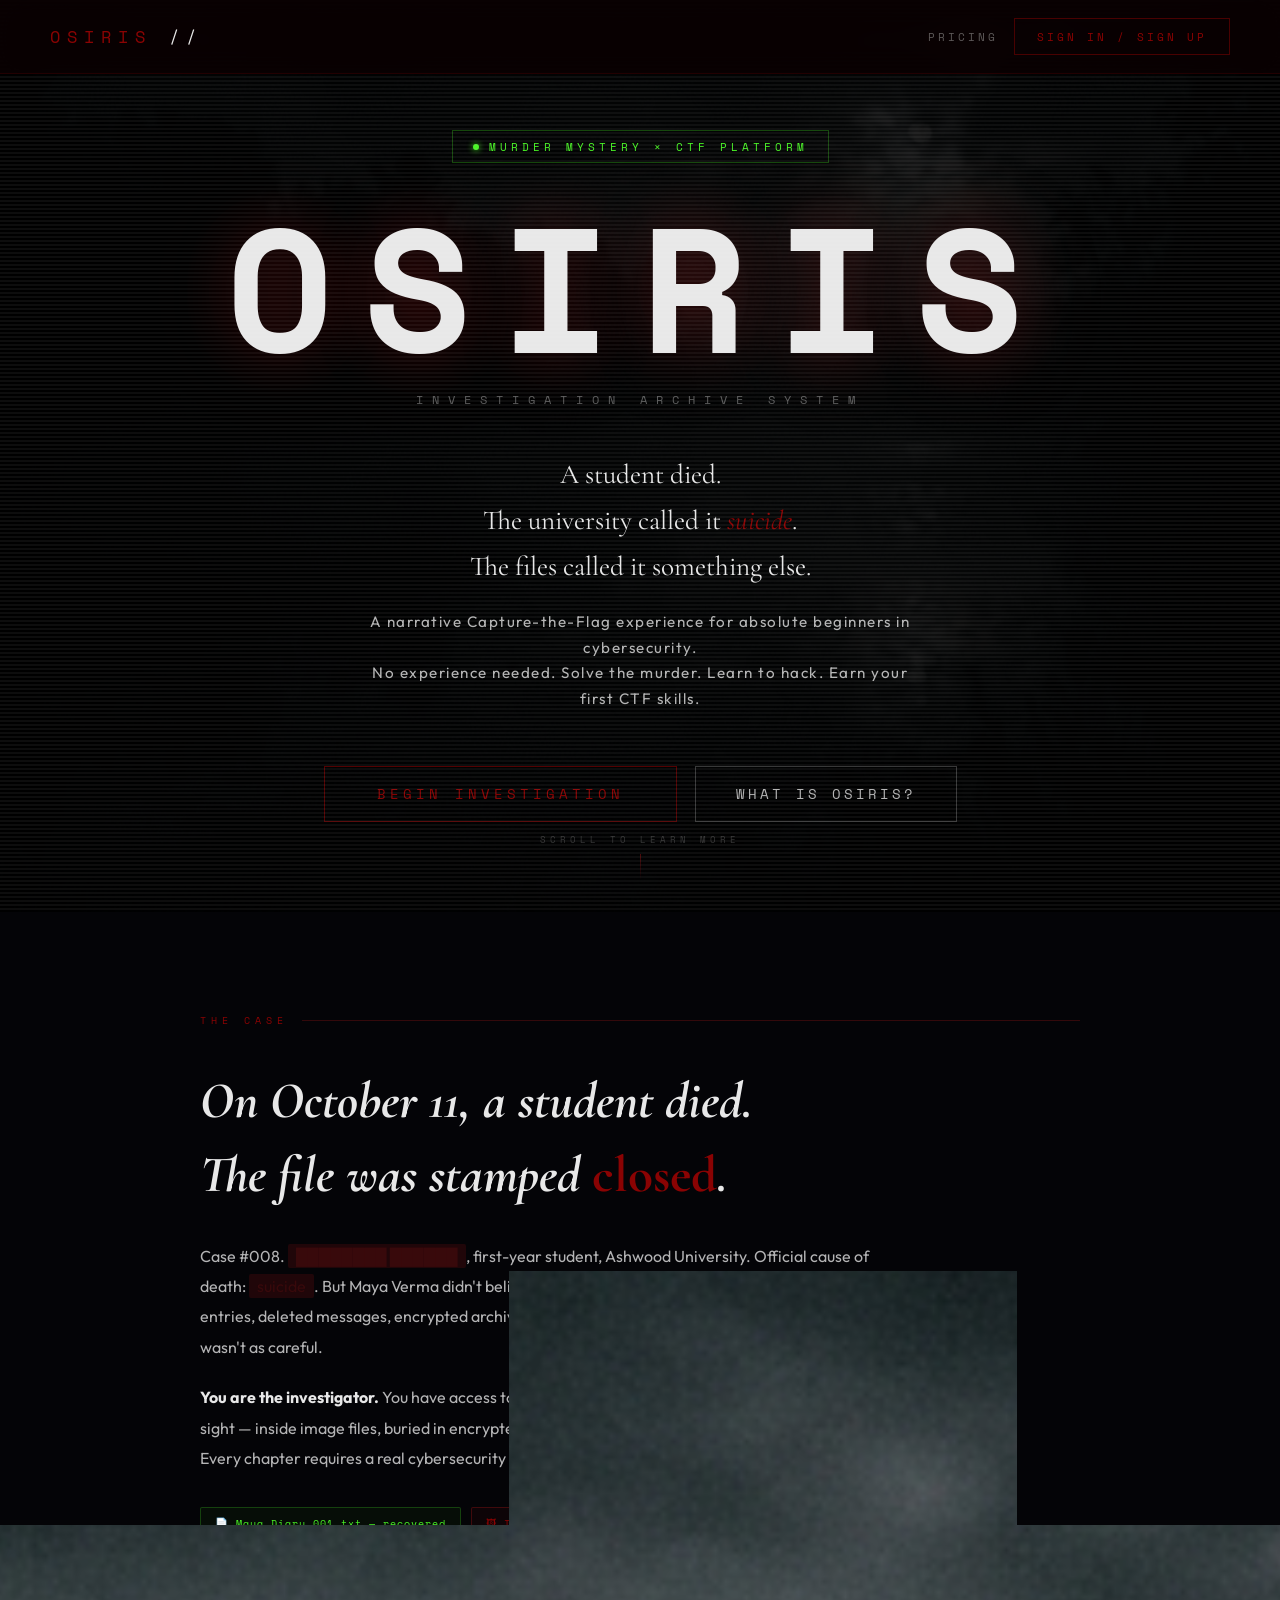
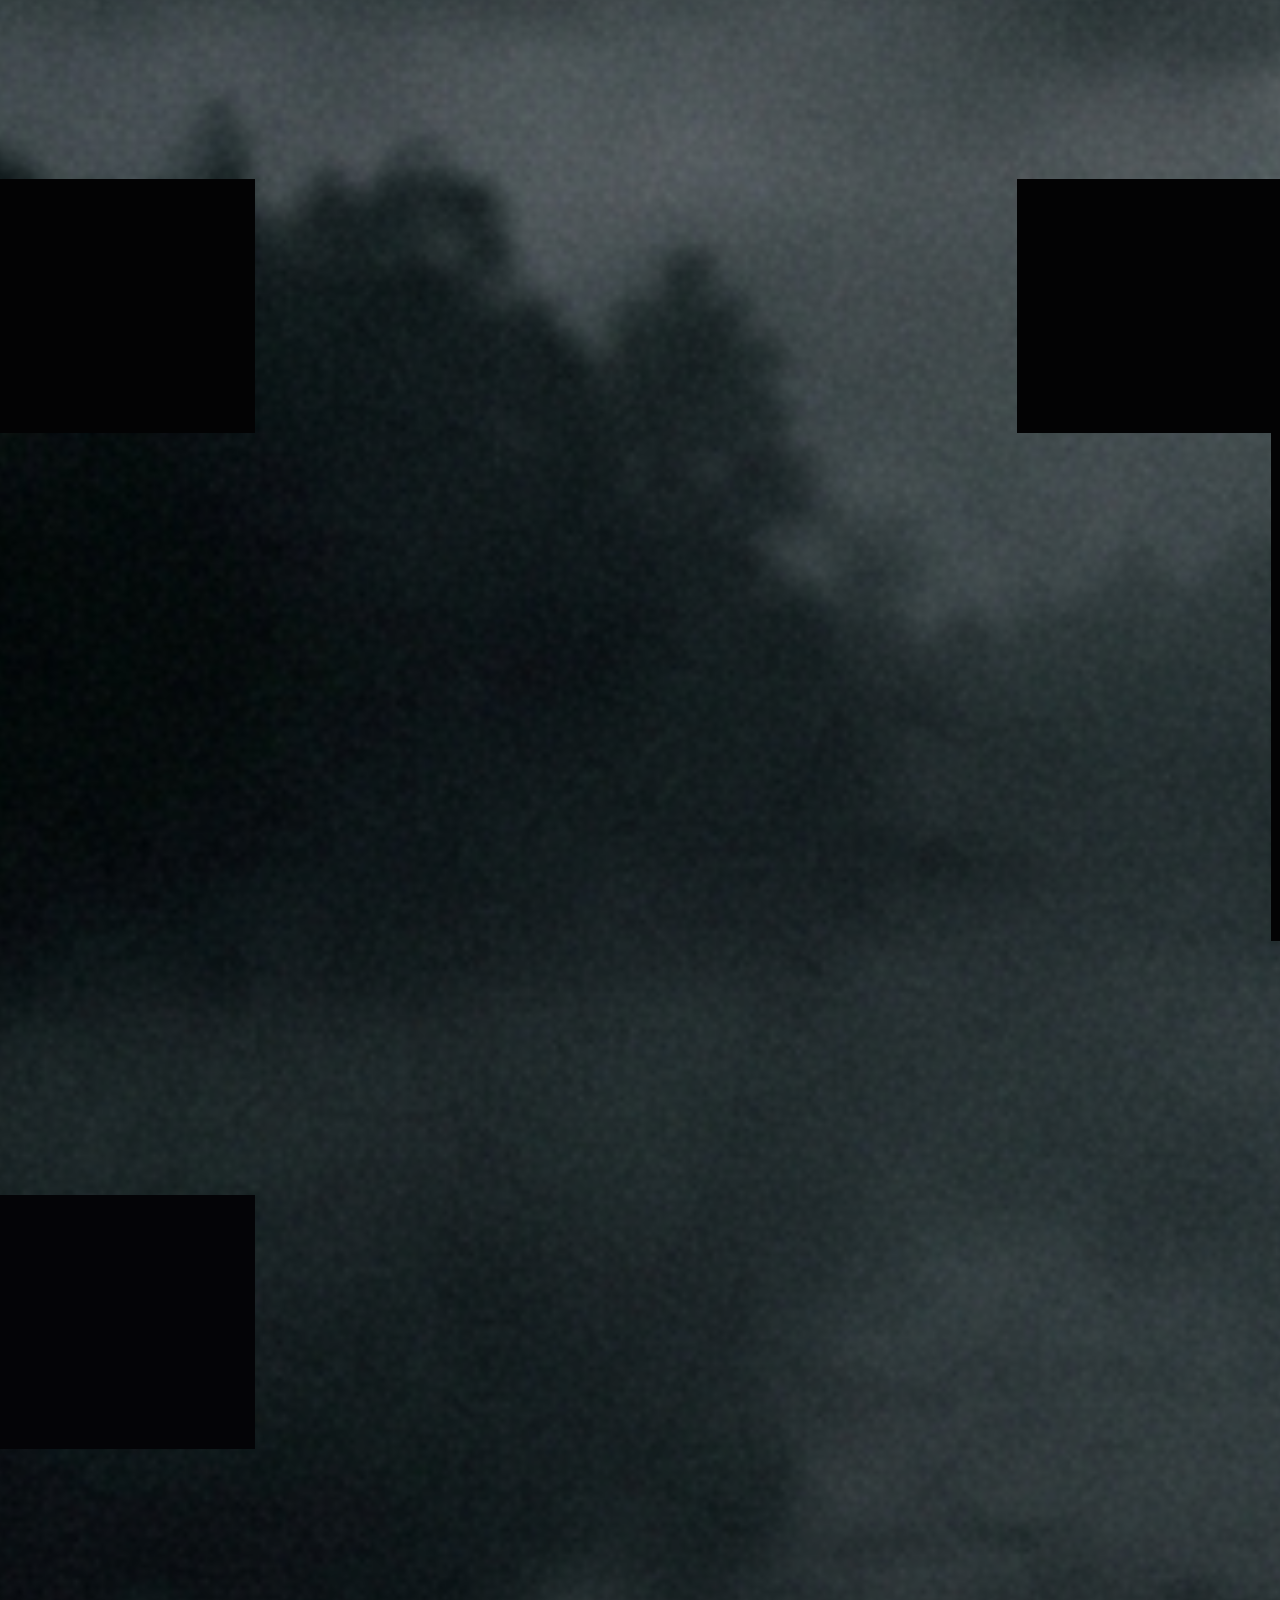
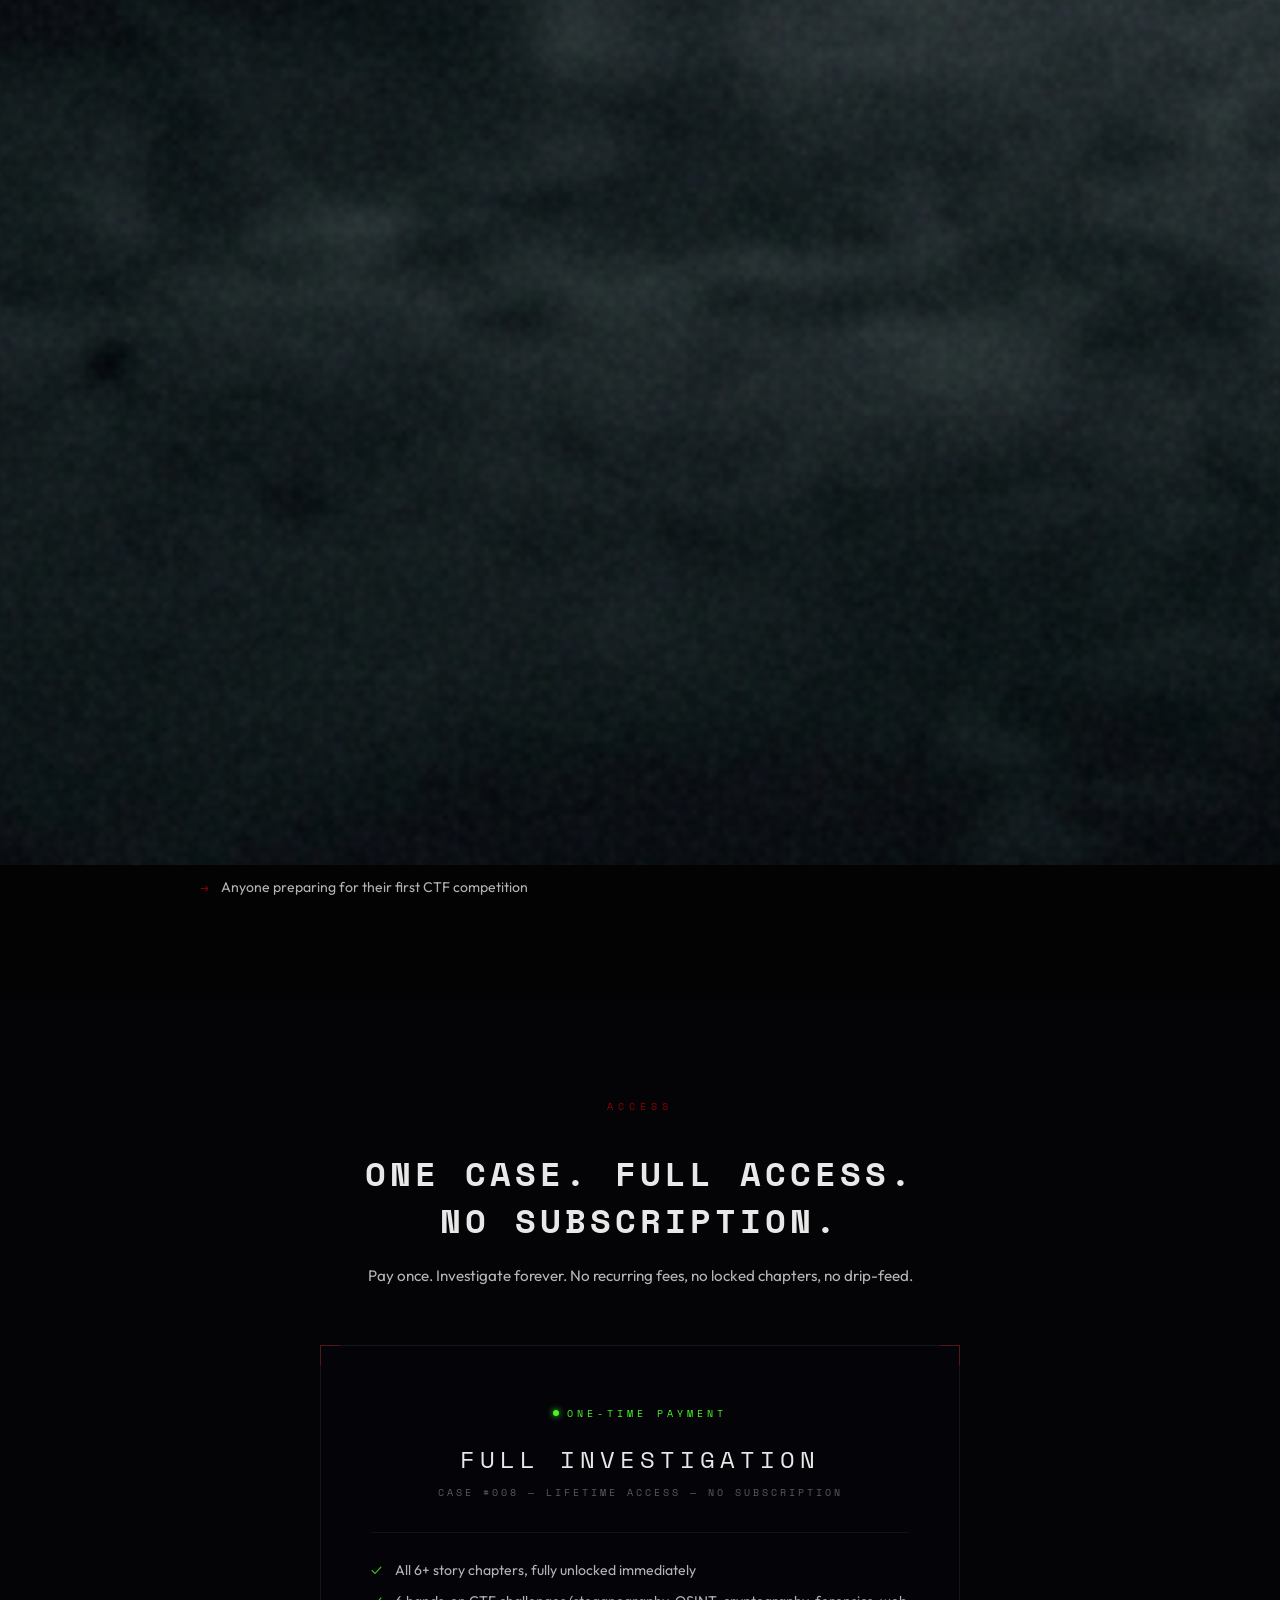
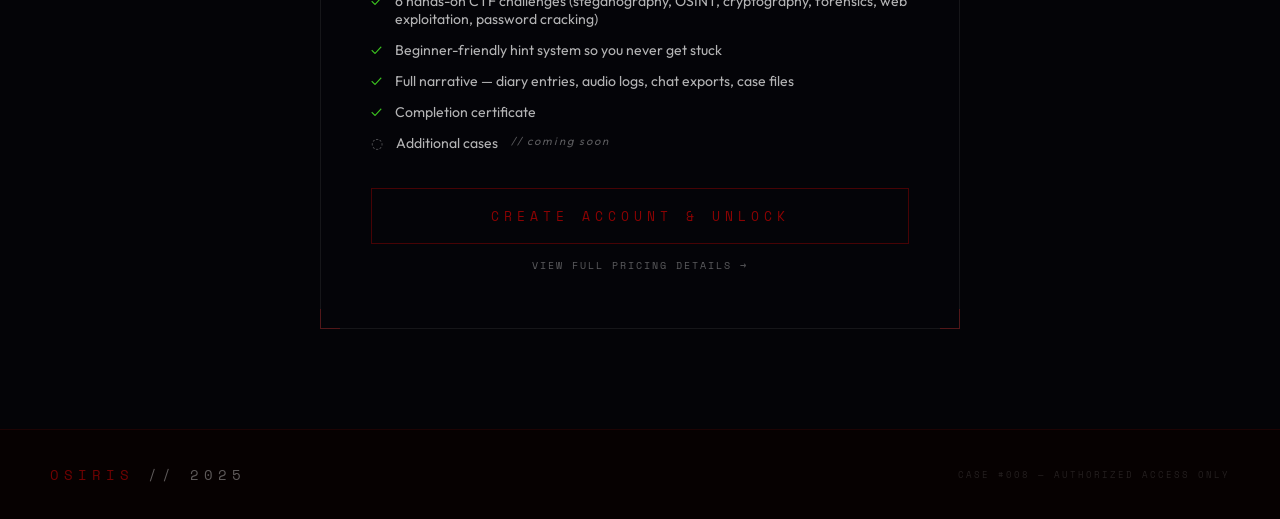
<file: index.html>
<!DOCTYPE html>
<html lang="en">
<head>
    <meta charset="UTF-8">
    <meta name="viewport" content="width=device-width, initial-scale=1.0">
    <title>OSIRIS — Solve the Murder. Learn to Hack.</title>
    <meta name="description" content="OSIRIS is a narrative murder mystery CTF platform. Solve a real crime using cybersecurity techniques. Built for absolute beginners in cybersecurity.">

    <link rel="preconnect" href="https://fonts.googleapis.com">
    <link rel="preconnect" href="https://fonts.gstatic.com" crossorigin>
    <link href="https://fonts.googleapis.com/css2?family=Cormorant+Garamond:ital,wght@0,400;0,600;0,700;1,400&family=Outfit:wght@300;400;500;600&family=Space+Mono&display=swap" rel="stylesheet">
    <link rel="stylesheet" href="style.css">

    <style>
        /* ==============================================
           ROOT / RESET
           ============================================== */
        *, *::before, *::after { box-sizing: border-box; margin: 0; padding: 0; }

        :root {
            --red:      #8a0303;
            --red-dim:  rgba(138, 3, 3, 0.5);
            --green:    #4af626;
            --bg:       #030304;
            --bg-card:  #080810;
            --bg-card2: #060609;
            --text-h:   #e8e8e8;
            --text-b:   rgba(255, 255, 255, 0.70);
            --text-d:   rgba(255, 255, 255, 0.35);
            --border:   rgba(138, 3, 3, 0.2);
            --border-w: rgba(255, 255, 255, 0.08);
            --font-serif: 'Cormorant Garamond', serif;
            --font-sans: 'Outfit', sans-serif;
            --font-typewriter: 'Space Mono', monospace;
        }

        body.landing-body {
            background-color: var(--bg);
            overflow-x: hidden;
            overflow-y: auto;
            height: auto;
            min-height: 100vh;
            color: var(--text-h);
        }
        body.landing-body::before { display: none; }

        /* Subtle scanline-only ambient — no reddish glow */
        .bg-glow { display: none; }

        /* Scanlines */
        .scanlines {
            position: fixed;
            inset: 0;
            pointer-events: none;
            z-index: 1;
            background-image: repeating-linear-gradient(
                0deg, transparent, transparent 2px,
                rgba(0,0,0,0.14) 2px, rgba(0,0,0,0.14) 4px
            );
        }

        /* ==============================================
           NAVBAR
           ============================================== */
        .l-nav {
            position: fixed;
            inset: 0 0 auto 0;
            z-index: 200;
            padding: 18px 50px;
            display: flex;
            justify-content: space-between;
            align-items: center;
            background: rgba(9, 1, 2, 0.9);
            backdrop-filter: blur(16px);
            border-bottom: 1px solid var(--border);
        }
        .l-nav-logo {
            font-family: var(--font-typewriter);
            font-size: 1.05rem;
            color: var(--text-h);
            letter-spacing: 7px;
            text-decoration: none;
        }
        .l-nav-logo em { color: var(--red); font-style: normal; }

        .l-nav-right { display: flex; gap: 16px; align-items: center; }

        .nav-link-plain {
            font-family: var(--font-typewriter);
            font-size: 0.7rem;
            color: var(--text-d);
            letter-spacing: 3px;
            text-decoration: none;
            text-transform: uppercase;
            transition: color 0.3s;
        }
        .nav-link-plain:hover { color: var(--text-b); }

        .nav-link-btn {
            font-family: var(--font-typewriter);
            font-size: 0.7rem;
            color: var(--red);
            border: 1px solid var(--red-dim);
            padding: 9px 22px;
            letter-spacing: 3px;
            text-decoration: none;
            text-transform: uppercase;
            transition: background 0.3s, border-color 0.3s;
        }
        .nav-link-btn:hover { background: rgba(196,26,26,0.1); border-color: var(--red); }

        /* ==============================================
           HERO
           ============================================== */
        .hero {
            min-height: 100vh;
            display: flex;
            flex-direction: column;
            align-items: center;
            justify-content: center;
            text-align: center;
            padding: 130px 40px 90px;
            position: relative;
            z-index: 2;
            background: url('bg.png') center/cover no-repeat fixed;
        }
        .hero::before {
            content: '';
            position: absolute;
            inset: 0;
            background: rgba(0, 0, 0, 0.9);
            z-index: 0;
        }
        .hero::after {
            content: '';
            position: absolute;
            inset: 0;
            background-image: repeating-linear-gradient(0deg, transparent, transparent 2px, rgba(255,255,255,0.05) 2px, rgba(255,255,255,0.05) 4px);
            pointer-events: none;
            z-index: 1;
        }
        .hero-inner { position: relative; z-index: 2; }

        .hero-badge {
            display: inline-flex;
            align-items: center;
            gap: 10px;
            font-family: var(--font-typewriter);
            font-size: 0.7rem;
            color: var(--green);
            border: 1px solid rgba(74, 246, 38, 0.28);
            padding: 7px 20px;
            letter-spacing: 4px;
            margin-bottom: 36px;
            text-transform: uppercase;
            opacity: 0;
            animation: fadeUp 0.9s ease 0.3s forwards;
        }
        .badge-dot {
            width: 6px; height: 6px;
            background: var(--green);
            border-radius: 50%;
            animation: dotPulse 2s infinite;
            box-shadow: 0 0 6px var(--green);
            flex-shrink: 0;
        }

        .hero-title {
            font-family: var(--font-typewriter);
            font-size: clamp(5rem, 14vw, 11rem);
            color: var(--text-h);
            letter-spacing: clamp(12px, 3vw, 30px);
            margin: 0;
            line-height: 1;
            opacity: 0;
            animation: fadeUp 1.1s ease 0.6s forwards, titleFlicker 14s ease 6s infinite;
            text-shadow:
                0 0 60px rgba(200, 30, 30, 0.25),
                0 0 120px rgba(180, 0, 0, 0.12);
        }

        .hero-subtitle {
            font-family: var(--font-typewriter);
            font-size: 0.72rem;
            color: var(--text-d);
            letter-spacing: 9px;
            text-transform: uppercase;
            margin: 16px 0 44px;
            opacity: 0;
            animation: fadeUp 1s ease 0.9s forwards;
        }

        /* The big readable tagline */
        .hero-tagline {
            font-family: var(--font-serif);
            font-size: clamp(1.25rem, 2.8vw, 1.7rem);
            color: var(--text-h);
            max-width: 620px;
            line-height: 1.7;
            margin: 0 auto 18px;
            opacity: 0;
            animation: fadeUp 1s ease 1.1s forwards;
        }
        .hero-tagline em {
            color: var(--red);
            font-style: italic;
        }

        .hero-for {
            font-family: var(--font-sans);
            font-size: 0.95rem;
            color: var(--text-b);
            letter-spacing: 1.5px;
            margin-bottom: 54px;
            max-width: 550px;
            line-height: 1.7;
            opacity: 0;
            animation: fadeUp 1s ease 1.3s forwards;
        }

        .hero-actions {
            display: flex;
            gap: 18px;
            justify-content: center;
            flex-wrap: wrap;
            opacity: 0;
            animation: fadeUp 1s ease 1.6s forwards;
        }

        /* Buttons */
        .btn-red {
            background: transparent;
            border: 1px solid rgba(138, 3, 3, 0.6);
            color: var(--red);
            font-family: var(--font-typewriter);
            font-size: 0.85rem;
            letter-spacing: 4px;
            padding: 17px 52px;
            text-decoration: none;
            display: inline-block;
            cursor: pointer;
            text-transform: uppercase;
            transition: border-color 0.35s, letter-spacing 0.35s, background 0.35s, text-shadow 0.35s;
            position: relative;
            overflow: hidden;
        }
        .btn-red::before {
            content: '';
            position: absolute;
            inset: 0;
            background: rgba(138, 3, 3, 0.1);
            transform: scaleX(0);
            transform-origin: left;
            transition: transform 0.4s ease;
        }
        .btn-red:hover::before { transform: scaleX(1); }
        .btn-red:hover {
            border-color: var(--red);
            letter-spacing: 6px;
            text-shadow: 0 0 14px rgba(138, 3, 3, 0.4);
        }

        .btn-outline {
            background: transparent;
            border: 1px solid rgba(255,255,255,0.22);
            color: var(--text-b);
            font-family: var(--font-typewriter);
            font-size: 0.85rem;
            letter-spacing: 3px;
            padding: 17px 40px;
            text-decoration: none;
            display: inline-block;
            cursor: pointer;
            text-transform: uppercase;
            transition: border-color 0.35s, color 0.35s;
        }
        .btn-outline:hover {
            border-color: rgba(255,255,255,0.45);
            color: var(--text-h);
        }

        .scroll-hint {
            position: absolute;
            bottom: 32px; left: 50%;
            transform: translateX(-50%);
            z-index: 2;
            display: flex;
            flex-direction: column;
            align-items: center;
            gap: 8px;
            opacity: 0;
            animation: fadeIn 1s ease 3s forwards;
        }
        .scroll-hint span {
            font-family: var(--font-typewriter);
            font-size: 0.54rem;
            color: rgba(255,255,255,0.2);
            letter-spacing: 4px;
            text-transform: uppercase;
        }
        .scroll-hint-line {
            width: 1px; height: 26px;
            background: linear-gradient(to bottom, rgba(196,26,26,0.4), transparent);
            animation: lineGrow 2s ease infinite;
        }

        /* ==============================================
           SHARED SECTION STYLES
           ============================================== */
        .l-sec { position: relative; z-index: 2; }
        .l-sec-inner { max-width: 960px; margin: 0 auto; padding: 100px 40px; }

        /* Alternating section backgrounds */
        .bg-a { background: #040407; }
        .bg-b { background: var(--bg); }

        /* Section tag / label */
        .sec-tag {
            font-family: var(--font-typewriter);
            font-size: 0.65rem;
            color: var(--red);
            letter-spacing: 5px;
            text-transform: uppercase;
            display: flex;
            align-items: center;
            gap: 14px;
            margin-bottom: 36px;
        }
        .sec-tag::after {
            content: '';
            flex: 1;
            height: 1px;
            background: rgba(196,26,26,0.25);
        }

        /* Scroll-reveal */
        .rv {
            opacity: 0;
            transform: translateY(22px);
            transition: opacity 0.7s ease, transform 0.7s ease;
        }
        .rv.in { opacity: 1; transform: translateY(0); }
        .d1 { transition-delay: 0.1s; }
        .d2 { transition-delay: 0.22s; }
        .d3 { transition-delay: 0.34s; }
        .d4 { transition-delay: 0.46s; }
        .d5 { transition-delay: 0.58s; }
        .d6 { transition-delay: 0.7s; }

        /* ==============================================
           THE CASE SECTION
           ============================================== */
        .case-headline {
            font-family: var(--font-serif);
            font-size: clamp(2rem, 5vw, 3.2rem);
            color: var(--text-h);
            line-height: 1.45;
            font-style: italic;
            margin-bottom: 28px;
        }
        .case-headline em { color: var(--red); font-style: normal; }

        .case-body {
            font-family: var(--font-sans);
            font-size: 1rem;
            color: var(--text-b);
            line-height: 1.9;
            margin-bottom: 20px;
            max-width: 700px;
        }

        .redact {
            background: rgba(196,26,26,0.15);
            color: rgba(196,26,26,0.15);
            padding: 2px 8px;
            border-radius: 2px;
            cursor: pointer;
            transition: color 0.4s, background 0.4s;
            user-select: none;
        }
        .redact:hover, .redact.revealed {
            color: var(--red);
            background: rgba(196,26,26,0.2);
        }

        .file-tags { display: flex; flex-wrap: wrap; gap: 10px; margin-top: 34px; }
        .ftag {
            font-family: var(--font-typewriter);
            font-size: 0.65rem;
            padding: 7px 14px;
            border-radius: 2px;
            letter-spacing: 1px;
        }
        .ftag-ok  { color: var(--green); border: 1px solid rgba(74,246,38,0.22); background: rgba(74,246,38,0.04); }
        .ftag-dmg { color: var(--red); border: 1px solid rgba(196,26,26,0.28); background: rgba(196,26,26,0.05); }
        .ftag-neu { color: var(--text-b); border: 1px solid var(--border-w); }

        /* ==============================================
           SKILLS GRID
           ============================================== */
        .sec-h {
            text-align: center;
            max-width: 640px;
            margin: 0 auto 65px;
        }
        .sec-h .sec-tag { justify-content: center; }
        .sec-h .sec-tag::after { display: none; }

        .sec-title {
            font-family: var(--font-typewriter);
            font-size: clamp(1.4rem, 3.5vw, 2.1rem);
            color: var(--text-h);
            letter-spacing: 4px;
            text-transform: uppercase;
            margin-bottom: 18px;
            line-height: 1.4;
        }
        .sec-desc {
            font-family: var(--font-sans);
            font-size: 0.95rem;
            color: var(--text-b);
            line-height: 1.85;
        }

        .skills-grid {
            display: grid;
            grid-template-columns: repeat(auto-fit, minmax(270px, 1fr));
            gap: 2px;
        }
        .sk-card {
            background: rgba(5, 5, 8, 0.8);
            border: 1px solid rgba(255, 255, 255, 0.05);
            padding: 36px 30px;
            position: relative;
            overflow: hidden;
            transition: background 0.3s, border-color 0.3s;
        }
        .sk-card::after {
            content: '';
            position: absolute;
            left: 0; top: 0;
            width: 2px; height: 0;
            background: var(--red);
            transition: height 0.4s ease;
        }
        .sk-card:hover { background: rgba(10, 10, 15, 0.95); border-color: rgba(255,255,255,0.09); }
        .sk-card:hover::after { height: 100%; }

        .sk-icon  { font-size: 1.5rem; display: block; margin-bottom: 16px; }
        .sk-name  {
            font-family: var(--font-typewriter);
            font-size: 0.9rem;
            color: var(--green);
            letter-spacing: 3px;
            text-transform: uppercase;
            margin-bottom: 12px;
        }
        .sk-desc  {
            font-family: var(--font-sans);
            font-size: 0.88rem;
            color: var(--text-b);
            line-height: 1.75;
            margin-bottom: 16px;
        }
        .sk-lvl {
            font-family: var(--font-typewriter);
            font-size: 0.6rem;
            color: var(--text-d);
            letter-spacing: 2px;
            text-transform: uppercase;
        }
        .sk-lvl span { color: var(--green); opacity: 0.7; }

        /* ==============================================
           HOW IT WORKS
           ============================================== */
        .how-row {
            display: grid;
            grid-template-columns: 1fr 50px 1fr 50px 1fr;
            align-items: flex-start;
            gap: 0;
        }
        .how-step { text-align: center; padding: 0 8px; }

        .step-num {
            font-family: var(--font-typewriter);
            font-size: 4rem;
            color: rgba(196,26,26,0.15);
            display: block;
            margin-bottom: 18px;
            line-height: 1;
        }
        .step-title {
            font-family: var(--font-typewriter);
            font-size: 0.9rem;
            color: var(--text-h);
            letter-spacing: 3px;
            text-transform: uppercase;
            margin-bottom: 14px;
        }
        .step-desc {
            font-family: var(--font-sans);
            font-size: 0.88rem;
            color: var(--text-b);
            line-height: 1.8;
        }
        .step-arrow {
            display: flex;
            align-items: flex-start;
            justify-content: center;
            padding-top: 55px;
            color: rgba(196,26,26,0.35);
            font-size: 1.5rem;
            font-family: var(--font-typewriter);
        }

        /* ==============================================
           WHO IS THIS FOR
           ============================================== */
        .who-row {
            display: grid;
            grid-template-columns: 1fr 1fr;
            gap: 65px;
            align-items: center;
        }
        .who-headline {
            font-family: var(--font-serif);
            font-size: clamp(1.6rem, 3.5vw, 2.4rem);
            color: var(--text-h);
            line-height: 1.5;
            font-style: italic;
            margin-bottom: 20px;
        }
        .who-body {
            font-family: var(--font-sans);
            font-size: 0.92rem;
            color: var(--text-b);
            line-height: 1.9;
            margin-bottom: 28px;
        }
        .who-list { list-style: none; padding: 0; margin: 0; display: flex; flex-direction: column; gap: 12px; }
        .who-list li {
            font-family: var(--font-sans);
            font-size: 0.88rem;
            color: var(--text-b);
            display: flex;
            gap: 12px;
            align-items: flex-start;
            line-height: 1.5;
        }
        .who-list li::before { content: '→'; color: var(--red); flex-shrink: 0; font-family: var(--font-typewriter); }

        .term-panel {
            background: var(--bg-card);
            border: 1px solid rgba(196,26,26,0.15);
            padding: 28px;
            font-family: var(--font-typewriter);
            font-size: 0.72rem;
            line-height: 2;
        }
        .term-panel::before {
            content: 'TERMINAL // EVIDENCE EXTRACTION';
            display: block;
            color: var(--text-d);
            font-size: 0.58rem;
            letter-spacing: 3px;
            border-bottom: 1px solid rgba(255,255,255,0.05);
            padding-bottom: 12px;
            margin-bottom: 16px;
        }
        .tl { display: flex; gap: 10px; margin-bottom: 2px; }
        .tl .p  { color: var(--red); flex-shrink: 0; }
        .tl .c  { color: rgba(240,210,210,0.5); }
        .tl .g  { color: rgba(74,246,38,0.7); }
        .tl .w  { color: var(--text-b); font-style: italic; }

        /* ==============================================
           PRICING TEASER
           ============================================== */
        .pricing-teaser {
            background: rgba(5, 5, 8, 0.9);
            border: 1px solid rgba(255, 255, 255, 0.07);
            padding: 55px 50px;
            max-width: 640px;
            margin: 0 auto;
            text-align: center;
            position: relative;
        }
        /* Brackets */
        .pt-br { position: absolute; width: 20px; height: 20px; border-color: rgba(196,26,26,0.35); border-style: solid; }
        .pt-tl { top:-1px; left:-1px; border-width: 1px 0 0 1px; }
        .pt-tr { top:-1px; right:-1px; border-width: 1px 1px 0 0; }
        .pt-bl { bottom:-1px; left:-1px; border-width: 0 0 1px 1px; }
        .pt-br2 { bottom:-1px; right:-1px; border-width: 0 1px 1px 0; }

        .pt-badge {
            display: inline-flex;
            align-items: center;
            gap: 8px;
            font-family: var(--font-typewriter);
            font-size: 0.62rem;
            color: var(--green);
            letter-spacing: 4px;
            text-transform: uppercase;
            margin-bottom: 20px;
        }
        .pt-name {
            font-family: var(--font-typewriter);
            font-size: 1.5rem;
            color: var(--text-h);
            letter-spacing: 5px;
            text-transform: uppercase;
            margin-bottom: 8px;
        }
        .pt-note {
            font-family: var(--font-typewriter);
            font-size: 0.62rem;
            color: var(--text-d);
            letter-spacing: 3px;
            text-transform: uppercase;
            margin-bottom: 32px;
        }
        .pt-divider {
            width: 100%;
            height: 1px;
            background: rgba(255,255,255,0.06);
            margin-bottom: 28px;
        }
        .pt-includes {
            list-style: none;
            padding: 0; margin: 0 0 36px;
            text-align: left;
            display: flex;
            flex-direction: column;
            gap: 13px;
        }
        .pt-includes li {
            font-family: var(--font-sans);
            font-size: 0.88rem;
            color: var(--text-b);
            display: flex;
            gap: 13px;
            align-items: flex-start;
        }
        .pt-ok   { color: var(--green); opacity: 0.8; flex-shrink: 0; }
        .pt-soon { color: var(--text-d); flex-shrink: 0; }

        .pt-cta {
            display: block;
            background: transparent;
            border: 1px solid rgba(138, 3, 3, 0.5);
            color: var(--red);
            font-family: var(--font-typewriter);
            font-size: 0.82rem;
            letter-spacing: 5px;
            padding: 17px 40px;
            text-decoration: none;
            text-transform: uppercase;
            transition: border-color 0.35s, letter-spacing 0.35s, background 0.35s, text-shadow 0.35s;
            margin-bottom: 10px;
            position: relative;
            overflow: hidden;
        }
        .pt-cta::before {
            content: '';
            position: absolute;
            inset: 0;
            background: rgba(138, 3, 3, 0.08);
            transform: scaleX(0);
            transform-origin: left;
            transition: transform 0.4s ease;
        }
        .pt-cta:hover::before { transform: scaleX(1); }
        .pt-cta:hover {
            border-color: var(--red);
            letter-spacing: 7px;
            text-shadow: 0 0 14px rgba(138, 3, 3, 0.35);
        }

        .pt-full-link {
            display: block;
            font-family: var(--font-typewriter);
            font-size: 0.62rem;
            color: var(--text-d);
            letter-spacing: 2px;
            text-transform: uppercase;
            text-decoration: none;
            margin-top: 14px;
            transition: color 0.3s;
        }
        .pt-full-link:hover { color: var(--text-b); }

        /* ==============================================
           FOOTER
           ============================================== */
        .l-footer {
            position: relative;
            z-index: 2;
            background: #060101;
            border-top: 1px solid rgba(196,26,26,0.12);
            padding: 34px 50px;
            display: flex;
            justify-content: space-between;
            align-items: center;
        }
        .l-footer-logo {
            font-family: var(--font-typewriter);
            font-size: 0.88rem;
            color: var(--text-d);
            letter-spacing: 5px;
        }
        .l-footer-logo em { color: var(--red); font-style: normal; opacity: 0.8; }
        .l-footer-note {
            font-family: var(--font-typewriter);
            font-size: 0.58rem;
            color: rgba(255,255,255,0.12);
            letter-spacing: 2px;
            text-transform: uppercase;
        }

        /* ==============================================
           KEYFRAMES
           ============================================== */
        @keyframes fadeUp {
            from { opacity: 0; transform: translateY(20px); }
            to   { opacity: 1; transform: translateY(0); }
        }
        @keyframes fadeIn { from { opacity: 0; } to { opacity: 1; } }
        @keyframes dotPulse {
            0%,100% { box-shadow: 0 0 6px var(--green); }
            50%      { box-shadow: none; opacity: 0.3; }
        }
        @keyframes lineGrow {
            0%,100% { opacity: 0.3; }
            50%      { opacity: 0.7; }
        }
        @keyframes titleFlicker {
            0%,90%,100% { opacity:1; filter:none; }
            91% { opacity:0.72; filter:blur(0.5px); text-shadow: 3px 0 20px rgba(196,26,26,0.35); }
            92% { opacity:1; filter:none; }
            95% { opacity:0.88; transform:skewX(-0.5deg); }
            96% { opacity:1; transform:skewX(0); }
        }

        /* ==============================================
           RESPONSIVE
           ============================================== */
        @media (max-width: 820px) {
            .l-nav { padding: 16px 22px; }
            .l-sec-inner { padding: 70px 22px; }
            .how-row { grid-template-columns: 1fr; gap: 36px; }
            .step-arrow { display: none; }
            .who-row { grid-template-columns: 1fr; }
            .term-panel { display: none; }
            .l-footer { flex-direction: column; gap: 12px; text-align: center; padding: 28px 22px; }
            .pricing-teaser { padding: 40px 26px; }
        }
    </style>
</head>
<body class="landing-body">

    <!-- Atmospheric layers -->
    <div class="bg-glow"    aria-hidden="true"></div>
    <div class="scanlines"  aria-hidden="true"></div>

    <!-- ===== NAVBAR ===== -->
    <nav class="l-nav" aria-label="Main navigation">
        <a href="index.html" class="l-nav-logo"><em>OSIRIS</em> //</a>
        <div class="l-nav-right">
            <a href="pricing.html" class="nav-link-plain" id="nav-pricing-link">Pricing</a>
            <a href="login.html"   class="nav-link-btn"   id="nav-access-btn">Sign In / Sign Up</a>
        </div>
    </nav>

    <!-- ===== HERO ===== -->
    <section class="hero" id="hero" aria-labelledby="hero-title">
        <div class="hero-badge">
            <span class="badge-dot" aria-hidden="true"></span>
            Murder Mystery &times; CTF Platform
        </div>

        <h1 class="hero-title" id="hero-title">OSIRIS</h1>
        <p class="hero-subtitle">Investigation Archive System</p>

        <p class="hero-tagline">
            A student died.<br>
            The university called it <em>suicide</em>.<br>
            The files called it something else.
        </p>

        <p class="hero-for">
            A narrative Capture-the-Flag experience for absolute beginners in cybersecurity.<br>
            No experience needed. Solve the murder. Learn to hack. Earn your first CTF skills.
        </p>

        <div class="hero-actions">
            <a href="login.html"     class="btn-red"     id="hero-start-btn">Begin Investigation</a>
            <a href="#what-is-this"  class="btn-outline"  id="hero-learn-btn">What is OSIRIS?</a>
        </div>

        <div class="scroll-hint" aria-hidden="true">
            <span>Scroll to learn more</span>
            <div class="scroll-hint-line"></div>
        </div>
    </section>

    <!-- ===== THE CASE ===== -->
    <section class="l-sec bg-a" id="what-is-this" aria-label="About the case">
        <div class="l-sec-inner">
            <div class="sec-tag rv">The Case</div>

            <h2 class="case-headline rv d1">
                On October 11, a student died.<br>
                The file was stamped <em>closed</em>.
            </h2>

            <p class="case-body rv d2">
                Case #008. <span class="redact" tabindex="0" title="Click to reveal">████████ ██████</span>,
                first-year student, Ashwood University.
                Official cause of death: <span class="redact" tabindex="0" title="Click to reveal">suicide</span>.
                But Maya Verma didn't believe it.
                She began documenting everything — diary entries, deleted messages, encrypted archives.
                Then Maya vanished from the records. Her laptop wasn't as careful.
            </p>

            <p class="case-body rv d2" style="color: var(--text-b);">
                <strong style="color:var(--text-h);">You are the investigator.</strong>
                You have access to everything she left behind. The truth is hidden in plain sight —
                inside image files, buried in encrypted ZIPs, scattered across audio logs and server data.
                Every chapter requires a real cybersecurity technique to unlock the next piece of the story.
            </p>

            <div class="file-tags rv d3">
                <span class="ftag ftag-ok" >📄 Maya_Diary_001.txt — recovered</span>
                <span class="ftag ftag-dmg">🖼 IMG_1038.jp_ — corrupted</span>
                <span class="ftag ftag-dmg">📦 Confidential.zip — encrypted</span>
                <span class="ftag ftag-ok" >🔊 voice_note_transcript.txt — recovered</span>
                <span class="ftag ftag-dmg">🌐 server_logs — redacted</span>
                <span class="ftag ftag-neu">📁 /Aryan/ — locked</span>
            </div>
        </div>
    </section>

    <!-- ===== SKILLS ===== -->
    <section class="l-sec bg-b" id="skills" aria-label="Skills you will learn">
        <div class="l-sec-inner">
            <div class="sec-h rv">
                <div class="sec-tag">What You'll Learn</div>
                <h2 class="sec-title">Real CTF Skills.<br>Wrapped in a Real Story.</h2>
                <p class="sec-desc">
                    Each chapter uses a genuine cybersecurity technique from real-world CTF competitions.
                    By the time you solve the murder, you'll have hands-on experience in 6 core skill areas.
                    No prior experience needed — zero to investigator.
                </p>
            </div>

            <div class="skills-grid">
                <div class="sk-card rv d1">
                    <span class="sk-icon">🖼</span>
                    <div class="sk-name">Steganography</div>
                    <div class="sk-desc">Extract secret data hidden inside image and audio files. Maya left more than photos behind — she left messages.</div>
                    <div class="sk-lvl">Difficulty: <span>Beginner</span></div>
                </div>
                <div class="sk-card rv d2">
                    <span class="sk-icon">🔍</span>
                    <div class="sk-name">OSINT</div>
                    <div class="sk-desc">Trace digital footprints across open-source platforms. Every person leaves a trail. Find it.</div>
                    <div class="sk-lvl">Difficulty: <span>Beginner</span></div>
                </div>
                <div class="sk-card rv d3">
                    <span class="sk-icon">🔓</span>
                    <div class="sk-name">Password Cracking</div>
                    <div class="sk-desc">Bypass encrypted archives using wordlists and brute-force tools. The truth is password-protected.</div>
                    <div class="sk-lvl">Difficulty: <span>Beginner</span></div>
                </div>
                <div class="sk-card rv d4">
                    <span class="sk-icon">🌐</span>
                    <div class="sk-name">Web Exploitation</div>
                    <div class="sk-desc">Find hidden server endpoints and exposed routes that aren't meant to be found. Not every door is locked.</div>
                    <div class="sk-lvl">Difficulty: <span>Beginner</span></div>
                </div>
                <div class="sk-card rv d5">
                    <span class="sk-icon">🧬</span>
                    <div class="sk-name">Digital Forensics</div>
                    <div class="sk-desc">Analyze file metadata, deleted records, and corruption artifacts. Evidence hides where you don't look.</div>
                    <div class="sk-lvl">Difficulty: <span>Beginner</span></div>
                </div>
                <div class="sk-card rv d6">
                    <span class="sk-icon">🔒</span>
                    <div class="sk-name">Cryptography</div>
                    <div class="sk-desc">Decode encrypted messages and hidden ciphers. Maya's final diary entries weren't written for everyone.</div>
                    <div class="sk-lvl">Difficulty: <span>Beginner</span></div>
                </div>
            </div>
        </div>
    </section>

    <!-- ===== HOW IT WORKS ===== -->
    <section class="l-sec bg-a" id="how" aria-label="How it works">
        <div class="l-sec-inner">
            <div class="sec-h rv" style="margin-bottom:65px;">
                <div class="sec-tag">Process</div>
                <h2 class="sec-title">How the Investigation Works</h2>
            </div>
            <div class="how-row">
                <div class="how-step rv d1">
                    <span class="step-num" aria-hidden="true">01</span>
                    <div class="step-title">Access the Archive</div>
                    <div class="step-desc">Create your account and unlock Maya's full recovered file system — diaries, encrypted archives, corrupted images, audio logs, and server data.</div>
                </div>
                <div class="step-arrow" aria-hidden="true">→</div>
                <div class="how-step rv d2">
                    <span class="step-num" aria-hidden="true">02</span>
                    <div class="step-title">Apply Real Techniques</div>
                    <div class="step-desc">Each chapter requires a genuine CTF skill to unlock the next piece of evidence. Extract hidden data. Crack the password. Decode the cipher. Follow the trail.</div>
                </div>
                <div class="step-arrow" aria-hidden="true">→</div>
                <div class="how-step rv d3">
                    <span class="step-num" aria-hidden="true">03</span>
                    <div class="step-title">Solve the Case</div>
                    <div class="step-desc">Piece together the full picture. Name the responsible party. Was it really a suicide — or did someone make it look that way?</div>
                </div>
            </div>
        </div>
    </section>

    <!-- ===== WHO IS THIS FOR ===== -->
    <section class="l-sec bg-b" id="who" aria-label="Who is OSIRIS for">
        <div class="l-sec-inner">
            <div class="who-row">
                <div class="rv">
                    <div class="sec-tag">Who Is This For</div>
                    <h2 class="who-headline">
                        You don't need to know<br>how to hack. Yet.
                    </h2>
                    <p class="who-body">
                        OSIRIS is built for people who are curious about cybersecurity but have no idea where to start.
                        CTFs (Capture the Flag competitions) are the standard entry point into the industry — used by professionals, students, and recruiters worldwide.
                        But most CTFs are intimidating and brutal for beginners.
                        OSIRIS wraps the same real skills inside a murder mystery you'll actually want to solve.
                    </p>
                    <ul class="who-list">
                        <li>Cybersecurity beginners with zero prior experience</li>
                        <li>Students exploring ethical hacking and InfoSec careers</li>
                        <li>Developers curious about security fundamentals</li>
                        <li>Mystery and crime-fiction enthusiasts</li>
                        <li>Anyone preparing for their first CTF competition</li>
                    </ul>
                </div>
                <div class="term-panel rv d3" aria-hidden="true">
                    <div class="tl"><span class="p">$</span><span class="c">ls /recovered/maya/</span></div>
                    <div class="tl"><span class="g">Maya_Diary_001.txt&nbsp;&nbsp;IMG_1038.jp_</span></div>
                    <div class="tl"><span class="g">Confidential.zip&nbsp;&nbsp;&nbsp;&nbsp;voice_note.wav</span></div>
                    <br>
                    <div class="tl"><span class="p">$</span><span class="c">steghide extract -sf IMG_1038.jpg</span></div>
                    <div class="tl"><span class="g">Enter passphrase: <span style="color:rgba(255,255,255,0.25)">████████</span></span></div>
                    <div class="tl"><span class="g" style="color:#4af626">wrote extracted data to "secret.txt"</span></div>
                    <br>
                    <div class="tl"><span class="p">$</span><span class="c">cat secret.txt</span></div>
                    <div class="tl"><span class="w">"He wasn't supposed to be there."</span></div>
                    <div class="tl"><span class="w">"Neither was I."</span></div>
                    <br>
                    <div class="tl"><span class="p">$</span><span class="c">fcrackzip -D -p rockyou.txt Confidential.zip</span></div>
                    <div class="tl"><span style="color:#4af626">PASSWORD FOUND:&nbsp;<span style="color:rgba(255,255,255,0.25)">████████████</span></span></div>
                </div>
            </div>
        </div>
    </section>

    <!-- ===== PRICING TEASER ===== -->
    <section class="l-sec bg-a" id="access" aria-label="Access and pricing">
        <div class="l-sec-inner">
            <div class="sec-h rv" style="margin-bottom:55px;">
                <div class="sec-tag">Access</div>
                <h2 class="sec-title">One Case. Full Access.<br>No Subscription.</h2>
                <p class="sec-desc">Pay once. Investigate forever. No recurring fees, no locked chapters, no drip-feed.</p>
            </div>

            <div class="pricing-teaser rv d1">
                <div class="pt-br pt-tl"></div>
                <div class="pt-br pt-tr"></div>
                <div class="pt-br pt-bl"></div>
                <div class="pt-br pt-br2"></div>

                <div class="pt-badge">
                    <span class="badge-dot" aria-hidden="true"></span>
                    One-Time Payment
                </div>
                <div class="pt-name">Full Investigation</div>
                <div class="pt-note">Case #008 — Lifetime Access — No Subscription</div>
                <div class="pt-divider"></div>

                <ul class="pt-includes">
                    <li><span class="pt-ok">✓</span> All 6+ story chapters, fully unlocked immediately</li>
                    <li><span class="pt-ok">✓</span> 6 hands-on CTF challenges (steganography, OSINT, cryptography, forensics, web exploitation, password cracking)</li>
                    <li><span class="pt-ok">✓</span> Beginner-friendly hint system so you never get stuck</li>
                    <li><span class="pt-ok">✓</span> Full narrative — diary entries, audio logs, chat exports, case files</li>
                    <li><span class="pt-ok">✓</span> Completion certificate</li>
                    <li><span class="pt-soon">◌</span> Additional cases <em style="font-size:0.7rem;color:var(--text-d);letter-spacing:2px;">// coming soon</em></li>
                </ul>

                <a href="login.html"   class="pt-cta"       id="pricing-signup-btn">Create Account &amp; Unlock</a>
                <a href="pricing.html" class="pt-full-link"  id="pricing-detail-link">View full pricing details →</a>
            </div>
        </div>
    </section>

    <!-- ===== FOOTER ===== -->
    <footer class="l-footer">
        <span class="l-footer-logo"><em>OSIRIS</em> // 2025</span>
        <span class="l-footer-note">Case #008 — Authorized Access Only</span>
    </footer>

    <script>
        // Scroll reveal
        const rvEls = document.querySelectorAll('.rv');
        const obs = new IntersectionObserver(entries => {
            entries.forEach(e => { if (e.isIntersecting) { e.target.classList.add('in'); obs.unobserve(e.target); } });
        }, { threshold: 0.1, rootMargin: '0px 0px -20px 0px' });
        rvEls.forEach(el => obs.observe(el));

        // Smooth scroll for anchor links
        document.querySelectorAll('a[href^="#"]').forEach(a => {
            a.addEventListener('click', e => {
                const t = document.querySelector(a.getAttribute('href'));
                if (t) { e.preventDefault(); t.scrollIntoView({ behavior: 'smooth', block: 'start' }); }
            });
        });

        // Redact click-to-reveal
        document.querySelectorAll('.redact').forEach(el => {
            el.addEventListener('click', () => el.classList.toggle('revealed'));
            el.addEventListener('keydown', e => { if (e.key === 'Enter') el.classList.toggle('revealed'); });
        });
    </script>

</body>
</html>
</file>
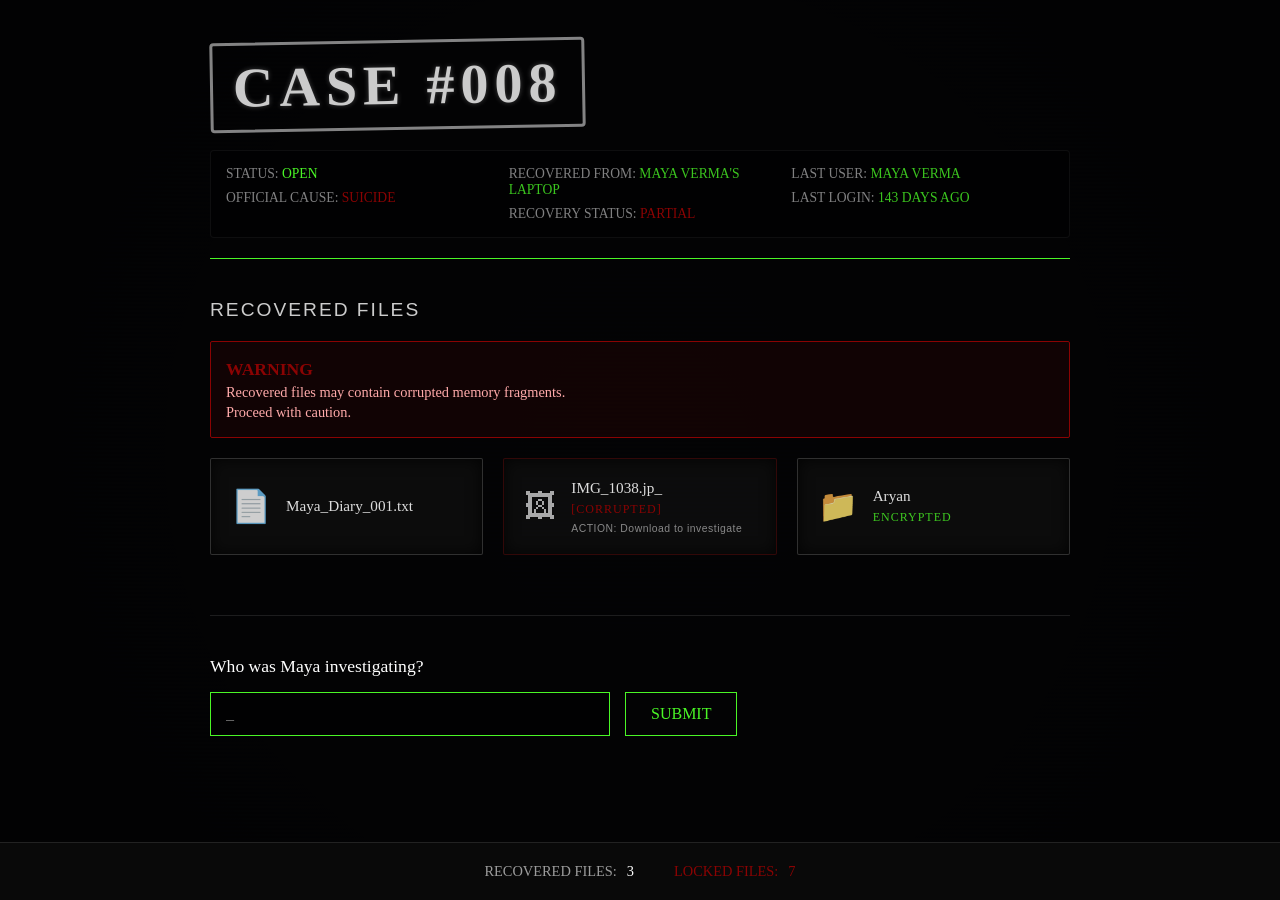
<file: caseboard.html>
<!DOCTYPE html>
<html lang="en">

<head>
    <meta charset="UTF-8">
    <meta name="viewport" content="width=device-width, initial-scale=1.0">
    <title>OSIRIS // CASE #008</title>
    <link rel="stylesheet" href="style.css">
</head>

<body class="archive-body">
    <!-- Hidden Clue -->
    <div class="hidden-clue">don't leave</div>

    <div id="caseboard-container">
        <!-- Header -->
        <header class="case-header">
            <h1 class="case-title stamp-effect">CASE #008</h1>
            <div class="case-meta-grid">
                <div class="meta-column">
                    <span>Status: <span class="highlight-green">OPEN</span></span>
                    <span>Official Cause: <span class="highlight-red">SUICIDE</span></span>
                </div>
                <div class="meta-column">
                    <span>Recovered from: <span class="highlight-terminal">MAYA VERMA'S LAPTOP</span></span>
                    <span>Recovery Status: <span class="highlight-red">PARTIAL</span></span>
                </div>
                <div class="meta-column">
                    <span>Last User: <span class="highlight-terminal">MAYA VERMA</span></span>
                    <span>Last Login: <span class="highlight-terminal">143 Days Ago</span></span>
                </div>
            </div>
        </header>

        <!-- Subheader -->
        <h2 class="section-title">Recovered Files</h2>

        <div class="warning-message">
            <strong>WARNING</strong><br>
            Recovered files may contain corrupted memory fragments.<br>
            Proceed with caution.
        </div>

        <!-- Evidence Grid -->
        <div class="evidence-grid">
            <div class="evidence-item file-card" id="btn-diary">
                <span class="icon">📄</span>
                <div class="file-details">
                    <span class="filename">Maya_Diary_001.txt</span>
                </div>
            </div>
            <div class="evidence-item file-card corrupted" id="btn-photo" title="Right-click to download and analyze">
                <span class="icon">🖼</span>
                <div class="file-details">
                    <span class="filename">IMG_1038.jp_</span>
                    <span class="file-meta highlight-red">[CORRUPTED]</span>
                    <span style="font-size: 0.65rem; color: #888; margin-top: 6px; font-family: sans-serif; letter-spacing: 0.5px;">ACTION: Download to investigate</span>
                </div>
            </div>
            <div class="evidence-item file-card encrypted" id="btn-aryan">
                <span class="icon">📁</span>
                <div class="file-details">
                    <span class="filename">Aryan</span>
                    <span class="file-meta highlight-terminal">Encrypted</span>
                </div>
            </div>
            <div class="evidence-item file-card" id="btn-diary2" style="display: none;">
                <span class="icon">📄</span>
                <div class="file-details">
                    <span class="filename">Maya_Diary_002.txt</span>
                </div>
            </div>
        </div>

        <!-- Investigation Quiz -->
        <div id="investigation-quiz" class="investigation-quiz">
            <label for="investigation-input" class="quiz-label">Who was Maya investigating?</label>
            <div class="input-row">
                <input type="text" id="investigation-input" class="terminal-input" autocomplete="off" spellcheck="false"
                    placeholder="_">
                <button id="submit-investigation" class="terminal-btn">SUBMIT</button>
            </div>
            <div id="quiz-feedback" class="quiz-feedback"></div>
        </div>

        <!-- File Status Footer -->
        <footer class="file-status-footer" id="case-footer">
            <div style="display: flex; gap: 40px; align-items: center; justify-content: center; width: 100%;">
                <div class="status-box recovered">
                    <span>RECOVERED FILES:</span>
                    <span class="count" id="count-recovered">3</span>
                </div>
                <div class="status-box locked">
                    <span style="color: var(--color-blood);">LOCKED FILES:</span>
                    <span class="count" id="count-locked" style="color: var(--color-blood);">7</span>
                </div>
                <div class="status-box next-recovery" id="next-recovery-box"
                    style="display: none; border-left: 1px solid #333; padding-left: 40px; margin-left: 20px;">
                    <span style="color: #666;">NEXT RECOVERY:</span>
                    <span class="highlight-red"
                        style="font-weight: bold; cursor: not-allowed; opacity: 0.5;">OLIVIA</span>
                    <span style="color: var(--color-blood); font-size: 0.8rem; margin-left: 10px;">[LOCKED]</span>
                </div>
            </div>
        </footer>
    </div>

    <!-- Modals -->

    <!-- Diary Modal -->
    <div id="modal-diary" class="modal">
        <div class="modal-content diary-content">
            <button class="close-modal">&times;</button>
            <div class="diary-text">
                <h3>October 11</h3>
                <p>I think I'm making a mistake.</p>
                <p>If you're reading this, then I was right.</p>
                <p>Or dead.</p>
                <p>Hopefully the first one.</p>
                <p>I started keeping records today.</p>
                <br>
                <p>I locked everything in the Confidential archive.</p>
                <p>The key is still there.</p>
                <p>I just made sure nobody would notice it.</p>
                <br>
                <p>People forget.</p>
                <p>People change details.</p>
                <p>He's smiling in that photo.</p>
                <p>Aryan was the first.</p>
                <p>He keeps saying nothing happened.</p>
                <p>But every time I look at him, I feel like I'm missing something.</p>
                <p>I hope I am.</p>
            </div>
        </div>
    </div>

    <!-- Photo Modal -->
    <div id="modal-photo" class="modal">
        <div class="modal-content photo-content">
            <button class="close-modal">&times;</button>
            <div class="photo-wrapper">
                <img src="group_photo.png" alt="Group Photo" class="group-photo">
            </div>
        </div>
    </div>

    <!-- Aryan Folder Explorer Modal -->
    <div id="modal-aryan" class="modal">
        <div class="modal-content">
            <button class="close-modal">&times;</button>
            <div class="folder-header">
                <h2>/Aryan/</h2>
            </div>
            <div class="explorer-grid">
                <div class="explorer-item" id="btn-chat-export">
                    <span class="icon">💬</span>
                    <span class="filename">Messages (Unknown)</span>
                </div>
                <div class="explorer-item" id="btn-fcrack">
                    <span class="icon">📦</span>
                    <span class="filename">Confidential.zip</span>
                </div>
            </div>
        </div>
    </div>

    <!-- Chat Export Modal -->
    <div id="modal-chat-export" class="modal">
        <div class="modal-content chat-content instagram-dm">
            <button class="close-modal">&times;</button>
            <div class="dm-header">
                <div class="dm-avatar"></div>
                <div class="dm-info">
                    <h2>Unknown</h2>
                    <span class="dm-status"></span>
                </div>
            </div>
            <div class="chat-log dm-log">
                <div class="dm-bubble received">
                    <span class="text">He asked you for help.</span>
                </div>
                <div class="dm-bubble sent">
                    <span class="text">Stop.</span>
                </div>
                <div class="dm-bubble received">
                    <span class="text">You saw what was happening.</span>
                </div>
                <div class="dm-bubble sent">
                    <span class="text">I didn't do anything.</span>
                </div>
                <div class="dm-bubble received">
                    <span class="text">Exactly.</span>
                </div>
                <div class="dm-bubble received">
                    <span class="text">He trusted you.</span>
                </div>
                <div class="dm-bubble sent">
                    <span class="text">Leave me alone.</span>
                </div>
                <div class="dm-bubble received">
                    <span class="text">You already left him alone.</span>
                </div>
            </div>
        </div>
    </div>

    <!-- Diary 2 Modal (Hidden initially) -->
    <div id="modal-diary2" class="modal">
        <div class="modal-content diary-content">
            <button class="close-modal" id="diary2-close-btn">&times;</button>
            <div class="diary-text">
                <h3>October 13</h3>
                <p>I found the report.</p>
                <p>I wish I hadn't.</p>
                <br>
                <p>Everybody keeps calling it suicide.</p>
                <p>But it doesn't feel like suicide.</p>
                <p>It feels like something slower.</p>
                <p>Something that took months.</p>
                <br>
                <p>Maybe nobody pushed him.</p>
                <p>Maybe they just watched.</p>
                <p>Aryan keeps saying he wasn't responsible.</p>
                <p>Maybe he's right.</p>
                <p>Maybe he never touched him.</p>
                <p>But every witness keeps saying the same thing.</p>
                <p>Nobody wanted to be next.</p>
                <p>I don't think he believes that anymore.</p>
                <p class="invisible-ink">I can't write this in ink anyone can read. So I'll write it where only someone looking will find it: it was never only him. It was us. The word I keep erasing is &mdash; we.</p>
            </div>
        </div>
    </div>

    <!-- Chapter Summary Modal -->
    <div id="modal-summary" class="modal" style="z-index: 10000;">
        <div class="modal-content"
            style="background: #000; border: 1px solid var(--color-blood); max-width: 600px; padding: 40px; text-align: left; font-family: var(--font-typewriter); color: #fff;">
            <button class="close-modal" id="summary-close-btn">&times;</button>
            <h2 id="summary-subject"
                style="color: var(--color-blood); border-bottom: 1px solid #333; padding-bottom: 10px; margin-bottom: 20px;">
                SUBJECT: [REDACTED]</h2>
            <h3 id="summary-classification" style="color: #888; margin-bottom: 30px;">CLASSIFICATION: [REDACTED]</h3>
            <div style="font-size: 1.1rem; line-height: 1.8;">
                <span style="color: #555; text-transform: uppercase;">Findings:</span><br><br>
                > Ignored repeated warnings.<br>
                > Abandoned former friend.<br>
                > Refused responsibility.<br>
                <br>
                <span style="color: var(--color-terminal);">> Psychological harm contributed to subject death.</span>
            </div>
            <div id="case-confirm-btn"
                style="margin-top: 40px; text-align: center; border: 1px solid var(--color-blood); color: var(--color-blood); padding: 10px; font-weight: bold; letter-spacing: 2px; cursor: pointer; transition: all 0.3s;"
                onmouseover="this.style.background='var(--color-blood)'; this.style.color='#000';"
                onmouseout="this.style.background='transparent'; this.style.color='var(--color-blood)';">
                CASE CONFIRMED
            </div>
        </div>
    </div>

    <!-- Password Prompt Modal -->
    <div id="modal-password" class="modal">
        <div class="modal-content password-prompt-content fullscreen-prompt">
            <button class="close-modal">&times;</button>
            <h2 class="confidential-title">Confidential.zip</h2>
            <div style="margin: 20px 0; color: #666; font-family: var(--font-typewriter); font-size: 0.9rem;">
                SYS_NOTE: FILE ENCRYPTION PROTOCOL SET TO <strong
                    style="color: #888;">AUTH{SUBJECT-NAME_CLASSIFICATION}</strong>
            </div>
            <div class="password-input-wrapper">
                <input type="text" id="key-password-input" autocomplete="off" spellcheck="false"
                    placeholder="ENTER PASSWORD">
                <button id="key-submit-btn">UNLOCK</button>
            </div>
            <div id="password-error"></div>
        </div>
    </div>

    <!-- Inside FCRACK Modal -->
    <div id="modal-fcrack-contents" class="modal">
        <div class="modal-content fcrack-content">
            <button class="close-modal">&times;</button>
            <div class="folder-header">
                <h2>/Confidential/</h2>
            </div>
            <div class="fcrack-grid">
                <!-- ROW 1 -->
                <div class="fcrack-file txt-file">
                    <div class="txt-content"
                        style="font-size: 0.85rem; background: #fff; color: #000; font-family: 'Times New Roman', serif;">
                        <strong
                            style="font-size: 1.1rem; border-bottom: 2px solid #000; display: block; padding-bottom: 5px; margin-bottom: 10px;">ASHWOOD
                            UNIVERSITY - STUDENT INCIDENT REPORT</strong>
                        CASE ID: 17-031<br>
                        STATUS: CLOSED<br><br>
                        SUMMARY:<br>
                        Student reported repeated harassment.<br>
                        Student claimed multiple students were being manipulated against him.<br>
                        Student reported multiple former friends suddenly cutting contact.<br>
                        Student reported increasing social isolation.<br>
                        Student reported severe emotional distress.<br>
                        Report closed after subject death.<br><br>
                        Cause of Death: <strong>Suicide</strong><br><br>
                        Witness of Interest: <strong>ARYAN S.</strong>
                    </div>
                    <span class="filename">incident_report.pdf</span>
                </div>

                <div class="fcrack-file txt-file">
                    <div class="txt-content" style="background: #e8e8e8; color: #333; font-family: sans-serif; font-size: 0.85rem; border-top: 3px solid #666;">
                        <strong>DISCIPLINARY RECORD</strong><br><br>
                        Subject:<br>Aryan Sharma<br><br>
                        Statement:<br>
                        Student reported rumors being spread following an interpersonal dispute.<br><br>
                        Student denied involvement.<br><br>
                        Multiple witnesses refused to testify.<br><br>
                        Case closed.<br><br>
                        <span style="color: red; text-decoration: underline; font-size: 0.75rem; display: block; margin-top: 20px;">[Attachment Missing: Witness Statement]</span>
                    </div>
                    <span class="filename">disciplinary_hearing.txt</span>
                </div>

                <div class="fcrack-file txt-file">
                    <div class="txt-content" style="background: #111; border: 1px solid #333; font-size: 0.9rem;">
                        <span style="color: red; font-size: 0.7rem; border-bottom: 1px solid #333; display: block; margin-bottom: 15px;">DRAFT - NEVER SENT</span>
                        Aryan,<br><br>
                        I found the statement.<br>
                        I know why nobody talks about him.<br>
                        I know why you're pretending.<br><br>
                        Pretending doesn't change what happened.<br><br>
                        - Maya
                    </div>
                    <span class="filename">deleted_message.txt</span>
                </div>

                <!-- ROW 2 -->
                <div class="fcrack-file txt-file">
                    <div class="txt-content" style="background: #fff; color: #000; font-family: 'Courier New', Courier, monospace; font-size: 0.95rem; line-height: 1.5; padding: 25px;">
                        <strong style="border-bottom: 1px dashed #000; padding-bottom: 5px; margin-bottom: 15px; display: block;">WITNESS_STATEMENT.TXT</strong>
                        I didn't want to report this.<br><br>
                        Aryan was cheating on his girlfriend.<br>
                        Everybody knew.<br>
                        Nobody said anything.<br><br>
                        One person did.<br>
                        A first year student.<br><br>
                        After that everything changed.<br>
                        People stopped talking to him.<br>
                        People laughed when he walked by.<br><br>
                        Aryan never touched him.<br>
                        He didn't have to.<br>
                        He just watched.
                    </div>
                    <span class="filename">witness_statement.txt</span>
                </div>

                <div class="fcrack-file txt-file">
                    <div class="txt-content" style="font-family: 'Courier New', Courier, monospace; color: #888;">
                        Maybe I'm crazy.<br><br>
                        Because nobody else remembers what happened.<br><br>
                        Or maybe nobody wants to.<br><br>
                        Now it hurts.
                    </div>
                    <span class="filename">voice_note_transcript.txt</span>
                </div>

                <div class="fcrack-file txt-file">
                    <img src="boat_house.png" alt="boat house" class="boathouse-img" style="margin-bottom: 15px; width: 100%; border: 1px solid #333;">
                    <div class="txt-content" style="background: transparent; border: none; font-size: 0.85rem; font-style: italic; color: #aaa; text-align: center; padding: 0;">
                        11:48 PM<br><br>
                        He wasn't supposed to be there.<br>
                        Neither was I.<br><br>
                        Nobody talks about that night anymore.
                    </div>
                    <span class="filename">boat_house.png</span>
                </div>
            </div>
        </div>
    </div>

    <!-- End of Chapter Sequence Overlay -->
    <div id="end-chapter-overlay" class="screen cut-screen" style="display:none; z-index: 20000;">
        <div id="sequence-text" class="terminal-sequence"></div>
    </div>

    <!-- Scripts -->
    <script src="notify-client.js"></script>
    <script src="caseboard.js"></script>

    <!-- HE WASN'T THE FIRST -->
</body>

</html>
</file>
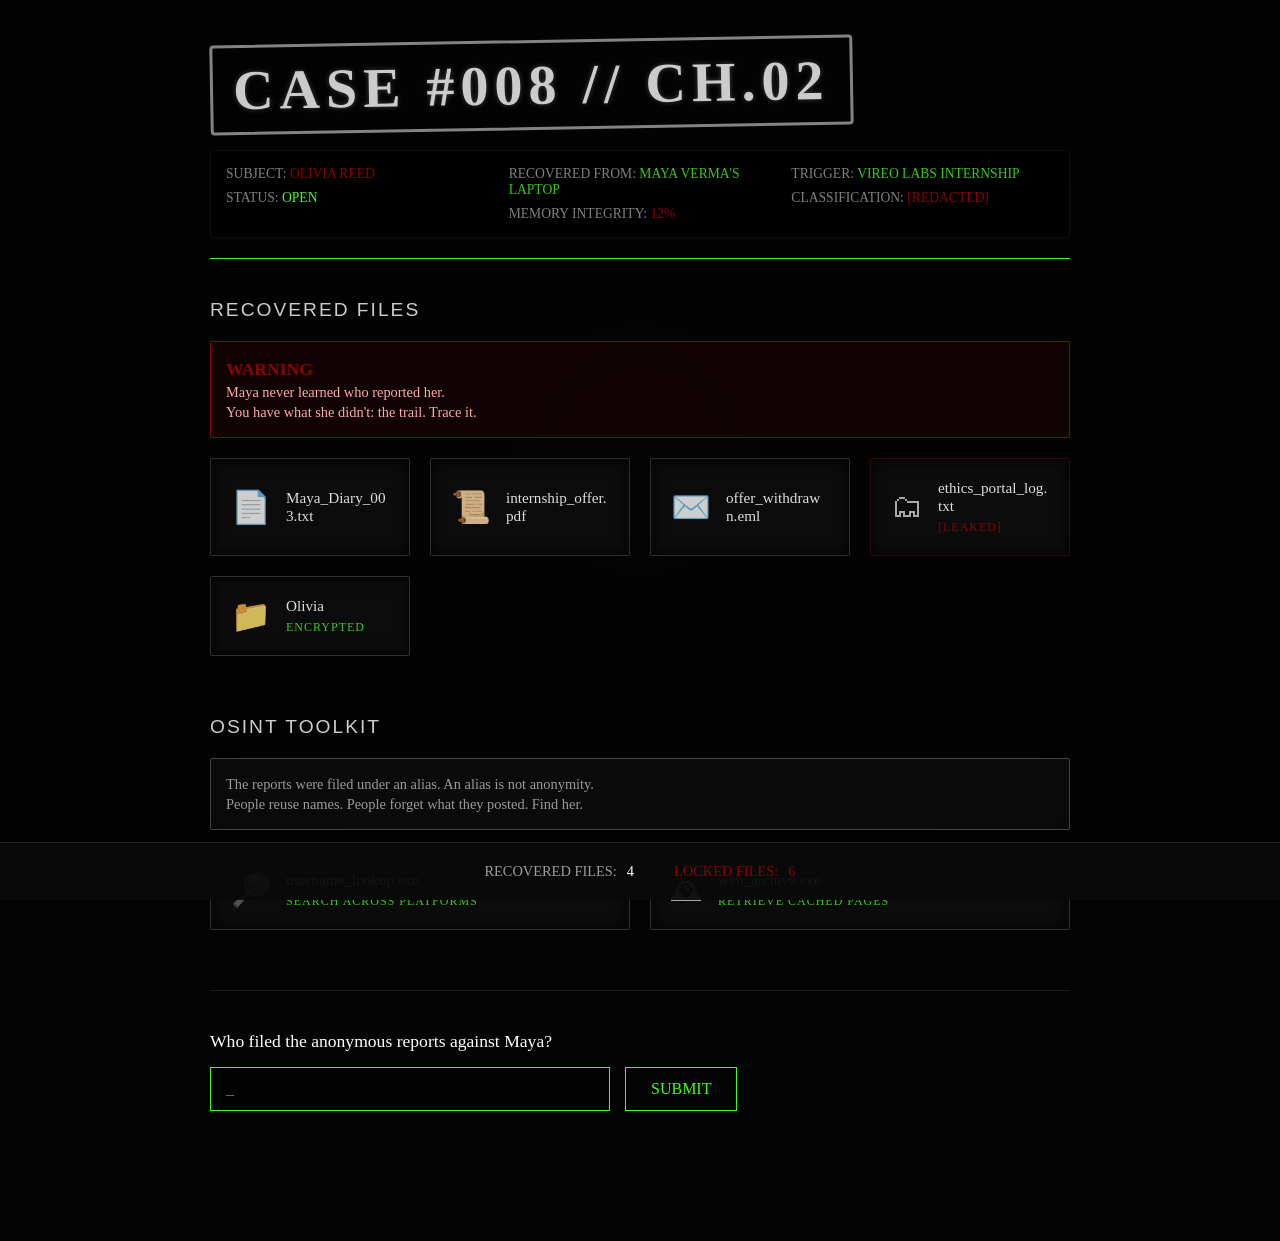
<file: chapter2.html>
<!DOCTYPE html>
<html lang="en">

<head>
    <meta charset="UTF-8">
    <meta name="viewport" content="width=device-width, initial-scale=1.0">
    <title>OSIRIS // CASE #008 - CH.02</title>
    <link rel="stylesheet" href="style.css">
</head>

<body class="archive-body">
    <!-- Hidden Clue -->
    <div class="hidden-clue">she reused the name</div>

    <div id="caseboard-container">
        <!-- Header -->
        <header class="case-header">
            <h1 class="case-title stamp-effect">CASE #008 // CH.02</h1>
            <div class="case-meta-grid">
                <div class="meta-column">
                    <span>Subject: <span class="highlight-red">OLIVIA REED</span></span>
                    <span>Status: <span class="highlight-green">OPEN</span></span>
                </div>
                <div class="meta-column">
                    <span>Recovered from: <span class="highlight-terminal">MAYA VERMA'S LAPTOP</span></span>
                    <span>Memory Integrity: <span class="highlight-red">12%</span></span>
                </div>
                <div class="meta-column">
                    <span>Trigger: <span class="highlight-terminal">VIREO LABS INTERNSHIP</span></span>
                    <span>Classification: <span class="highlight-red">[REDACTED]</span></span>
                </div>
            </div>
        </header>

        <!-- Subheader -->
        <h2 class="section-title">Recovered Files</h2>

        <div class="warning-message">
            <strong>WARNING</strong><br>
            Maya never learned who reported her.<br>
            You have what she didn't: the trail. Trace it.
        </div>

        <!-- Evidence Grid -->
        <div class="evidence-grid">
            <div class="evidence-item file-card" id="btn-diary3">
                <span class="icon">📄</span>
                <div class="file-details">
                    <span class="filename">Maya_Diary_003.txt</span>
                </div>
            </div>
            <div class="evidence-item file-card" id="btn-offer">
                <span class="icon">📜</span>
                <div class="file-details">
                    <span class="filename">internship_offer.pdf</span>
                </div>
            </div>
            <div class="evidence-item file-card" id="btn-withdrawn">
                <span class="icon">✉️</span>
                <div class="file-details">
                    <span class="filename">offer_withdrawn.eml</span>
                </div>
            </div>
            <div class="evidence-item file-card corrupted" id="btn-portal-log">
                <span class="icon">🗂</span>
                <div class="file-details">
                    <span class="filename">ethics_portal_log.txt</span>
                    <span class="file-meta highlight-red">[LEAKED]</span>
                </div>
            </div>
            <div class="evidence-item file-card encrypted" id="btn-olivia">
                <span class="icon">📁</span>
                <div class="file-details">
                    <span class="filename">Olivia</span>
                    <span class="file-meta highlight-terminal">Encrypted</span>
                </div>
            </div>
            <div class="evidence-item file-card" id="btn-diary4" style="display: none;">
                <span class="icon">📄</span>
                <div class="file-details">
                    <span class="filename">Maya_Diary_004.txt</span>
                </div>
            </div>
        </div>

        <!-- OSINT Toolkit -->
        <h2 class="section-title">OSINT Toolkit</h2>
        <div class="warning-message" style="border-color:#444; background:rgba(255,255,255,0.03); color:#9a9a9a;">
            The reports were filed under an alias. An alias is not anonymity.<br>
            People reuse names. People forget what they posted. Find her.
        </div>
        <div class="evidence-grid">
            <div class="evidence-item file-card" id="btn-lookup">
                <span class="icon">🔎</span>
                <div class="file-details">
                    <span class="filename">username_lookup.exe</span>
                    <span class="file-meta highlight-terminal">SEARCH ACROSS PLATFORMS</span>
                </div>
            </div>
            <div class="evidence-item file-card" id="btn-archive">
                <span class="icon">🕰</span>
                <div class="file-details">
                    <span class="filename">web_archive.exe</span>
                    <span class="file-meta highlight-terminal">RETRIEVE CACHED PAGES</span>
                </div>
            </div>
        </div>

        <!-- Investigation Quiz -->
        <div id="investigation-quiz" class="investigation-quiz">
            <label for="investigation-input" class="quiz-label">Who filed the anonymous reports against Maya?</label>
            <div class="input-row">
                <input type="text" id="investigation-input" class="terminal-input" autocomplete="off" spellcheck="false"
                    placeholder="_">
                <button id="submit-investigation" class="terminal-btn">SUBMIT</button>
            </div>
            <div id="quiz-feedback" class="quiz-feedback"></div>
        </div>

        <!-- File Status Footer -->
        <footer class="file-status-footer" id="case-footer">
            <div style="display: flex; gap: 40px; align-items: center; justify-content: center; width: 100%;">
                <div class="status-box recovered">
                    <span>RECOVERED FILES:</span>
                    <span class="count" id="count-recovered">4</span>
                </div>
                <div class="status-box locked">
                    <span style="color: var(--color-blood);">LOCKED FILES:</span>
                    <span class="count" id="count-locked" style="color: var(--color-blood);">6</span>
                </div>
            </div>
        </footer>
    </div>

    <!-- ============ MODALS ============ -->

    <!-- Diary 003 -->
    <div id="modal-diary3" class="modal">
        <div class="modal-content diary-content">
            <button class="close-modal">&times;</button>
            <div class="diary-text">
                <h3>October 18</h3>
                <p>I got it.</p>
                <p>The internship at Vireo Labs.</p>
                <p>The one I'd wanted since first year.</p>
                <p>For six days I was the happiest I'd ever been.</p>
                <br>
                <p>Then the offer was pulled.</p>
                <p><i>"Following concerns raised about applicant conduct."</i></p>
                <p>I never did any of the things they listed.</p>
                <br>
                <p>Someone reported me. Three times. All anonymous.</p>
                <p>They wouldn't tell me who.</p>
                <p>I keep thinking about who hated me that much.</p>
                <p>Olivia was the only one who stopped smiling when I told her the news.</p>
            </div>
        </div>
    </div>

    <!-- Offer Letter -->
    <div id="modal-offer" class="modal">
        <div class="modal-content">
            <button class="close-modal">&times;</button>
            <div class="txt-content"
                style="background:#fff; color:#111; font-family:'Times New Roman', serif; padding:30px; line-height:1.6;">
                <strong style="font-size:1.3rem; letter-spacing:2px;">VIREO LABS</strong>
                <span style="display:block; color:#666; font-size:0.8rem; margin-bottom:20px;">RESEARCH &
                    DEVELOPMENT</span>
                <strong>OFFER OF INTERNSHIP</strong><br><br>
                Dear Maya Verma,<br><br>
                We are delighted to offer you the <strong>Summer Research Internship</strong> for the 2025 cohort.
                Your application stood out among more than four hundred submissions.<br><br>
                Start date: 02 June 2025<br>
                Supervisor: Dr. A. Khan<br><br>
                Please confirm your acceptance within 7 days.<br><br>
                Congratulations,<br>
                <i>Recruiting, Vireo Labs</i>
            </div>
        </div>
    </div>

    <!-- Offer Withdrawn -->
    <div id="modal-withdrawn" class="modal">
        <div class="modal-content">
            <button class="close-modal">&times;</button>
            <div class="txt-content"
                style="background:#101418; border:1px solid #2a3138; color:#cdd3d8; font-family:var(--font-typewriter); padding:25px; line-height:1.7;">
                <span style="color:#6b7780; font-size:0.8rem;">From: recruiting@vireolabs.com<br>
                    To: maya.verma@ashwood.edu<br>
                    Subject: Update regarding your internship offer</span>
                <hr style="border-color:#222; margin:15px 0;">
                Maya,<br><br>
                Following <span class="highlight-red">concerns raised through our ethics portal</span> regarding
                applicant conduct, we regret to inform you that your internship offer has been
                <strong>withdrawn</strong>.<br><br>
                We are unable to share the details or the source of these reports.<br><br>
                We wish you the best in your future endeavours.<br><br>
                <i>Recruiting, Vireo Labs</i>
            </div>
        </div>
    </div>

    <!-- Ethics Portal Log (THE SEED) -->
    <div id="modal-portal-log" class="modal">
        <div class="modal-content">
            <button class="close-modal">&times;</button>
            <div class="txt-content"
                style="background:#000; border:1px solid #333; color:#9fe89f; font-family:monospace; padding:25px; line-height:1.8; font-size:0.95rem;">
                <span style="color:#ff5555;">[ RECOVERED FRAGMENT — VIREO ETHICS PORTAL // INTERNAL ]</span><br><br>
                RE: Applicant #4471 (M. VERMA)<br>
                ---------------------------------------------<br>
                Report #1 &nbsp; filed_by: <span class="highlight-terminal">www.vireo_truth.com</span> &nbsp; 2025-10-12<br>
                Report #2 &nbsp; filed_by: <span class="highlight-terminal">www.vireo_truth.com</span> &nbsp; 2025-10-14<br>
                Report #3 &nbsp; filed_by: <span class="highlight-terminal">www.vireo_truth.com</span> &nbsp; 2025-10-15<br>
                ---------------------------------------------<br>
                visibility: ANONYMOUS-TO-APPLICANT<br>
                contact_alias: truthfor.vireo@proton.me<br>
                <span style="color:#ff5555;">NOTE: identity withheld from applicant per policy.</span><br><br>
                <span style="color:#666; font-size:0.8rem;">// the reporter chose a name. names can be
                    followed.</span>
            </div>
        </div>
    </div>

    <!-- Diary 004 (hidden until gate 1) -->
    <div id="modal-diary4" class="modal">
        <div class="modal-content diary-content">
            <button class="close-modal" id="diary4-close-btn">&times;</button>
            <div class="diary-text">
                <h3>October 21</h3>
                <p>I found it.</p>
                <p>The account that reported me.</p>
                <p>It wasn't a stranger.</p>
                <p>It was her.</p>
                <br>
                <p>She didn't want the job.</p>
                <p>She never even applied.</p>
                <p>She just wanted me to have nothing.</p>
                <br>
                <p>I used to think envy was wanting what someone else has.</p>
                <p>It isn't.</p>
                <p>It's hating that they have it at all.</p>
            </div>
        </div>
    </div>

    <!-- OSINT: Username Lookup -->
    <div id="modal-lookup" class="modal">
        <div class="modal-content osint-content">
            <button class="close-modal">&times;</button>
            <div class="folder-header">
                <h2>🔎 username_lookup // cross-platform</h2>
            </div>
            <div class="osint-search-row">
                <input type="text" id="lookup-input" class="terminal-input" autocomplete="off" spellcheck="false"
                    placeholder="enter username (no @)">
                <button id="lookup-btn" class="terminal-btn">SEARCH</button>
            </div>
            <div id="lookup-results" class="osint-results"></div>
        </div>
    </div>

    <!-- OSINT: Web Archive -->
    <div id="modal-archive" class="modal">
        <div class="modal-content osint-content">
            <button class="close-modal">&times;</button>
            <div class="folder-header">
                <h2>🕰 web_archive // cached snapshots</h2>
            </div>
            <div class="osint-search-row">
                <input type="text" id="archive-input" class="terminal-input" autocomplete="off" spellcheck="false"
                    placeholder="enter url">
                <button id="archive-btn" class="terminal-btn">RETRIEVE</button>
            </div>
            <div id="archive-results" class="osint-results"></div>
        </div>
    </div>

    <!-- Olivia Folder Explorer -->
    <div id="modal-olivia" class="modal">
        <div class="modal-content">
            <button class="close-modal">&times;</button>
            <div class="folder-header">
                <h2>/Olivia/</h2>
            </div>
            <div class="explorer-grid">
                <div class="explorer-item" id="btn-olivia-dm">
                    <span class="icon">💬</span>
                    <span class="filename">Messages (Unknown)</span>
                </div>
                <div class="explorer-item" id="btn-reports-zip">
                    <span class="icon">📦</span>
                    <span class="filename">Reports.zip</span>
                </div>
            </div>
        </div>
    </div>

    <!-- Confrontation DM -->
    <div id="modal-olivia-dm" class="modal">
        <div class="modal-content chat-content instagram-dm">
            <button class="close-modal">&times;</button>
            <div class="dm-header">
                <div class="dm-avatar"></div>
                <div class="dm-info">
                    <h2>Unknown</h2>
                    <span class="dm-status"></span>
                </div>
            </div>
            <div class="chat-log dm-log">
                <div class="dm-bubble received"><span class="text">You reported me.</span></div>
                <div class="dm-bubble sent"><span class="text">I don't know what you mean.</span></div>
                <div class="dm-bubble received"><span class="text">Three times. Same account.</span></div>
                <div class="dm-bubble sent"><span class="text">You can't prove that was me.</span></div>
                <div class="dm-bubble received"><span class="text">vireo_truth. I traced it.</span></div>
                <div class="dm-bubble sent"><span class="text">...</span></div>
                <div class="dm-bubble received"><span class="text">You didn't even want the internship.</span></div>
                <div class="dm-bubble received"><span class="text">You just couldn't stand that I had it.</span></div>
            </div>
        </div>
    </div>

    <!-- Reports.zip Password Prompt -->
    <div id="modal-password" class="modal">
        <div class="modal-content password-prompt-content fullscreen-prompt">
            <button class="close-modal">&times;</button>
            <h2 class="confidential-title">Reports.zip</h2>
            <div style="margin: 20px 0; color: #666; font-family: var(--font-typewriter); font-size: 0.9rem; max-width:600px; text-align:center;">
                SYS_NOTE: DECRYPT KEY = <strong style="color:#888;">the real university username of the account that
                    filed the reports</strong><br>
                <span style="color:#555; font-size:0.8rem;">(the alias leaks it. follow the trail.)</span><br>
                <span style="color:#777; font-size:0.8rem;">Hint: it's two words &mdash; put a "." between them to unlock.</span>
            </div>
            <div class="password-input-wrapper">
                <input type="text" id="key-password-input" autocomplete="off" spellcheck="false"
                    placeholder="ENTER KEY">
                <button id="key-submit-btn">UNLOCK</button>
            </div>
            <div id="password-error"></div>
        </div>
    </div>

    <!-- Reports.zip Contents -->
    <div id="modal-reports-contents" class="modal">
        <div class="modal-content fcrack-content">
            <button class="close-modal">&times;</button>
            <div class="folder-header">
                <h2>/Reports/</h2>
            </div>
            <div class="fcrack-grid">
                <div class="fcrack-file txt-file">
                    <div class="txt-content"
                        style="background:#fff; color:#000; font-family:'Times New Roman', serif; font-size:0.85rem;">
                        <strong
                            style="font-size:1.05rem; border-bottom:2px solid #000; display:block; padding-bottom:5px; margin-bottom:10px;">VIREO
                            LABS — APPLICANT REVIEW</strong>
                        Applicant: Maya Verma<br>
                        Status: <strong>OFFER RESCINDED</strong><br><br>
                        Basis: 3 anonymous integrity reports.<br>
                        Independent verification: <strong style="color:#a00;">NONE</strong> (reporter anonymous).<br><br>
                        Outcome: Offer withdrawn as a precaution pending review that never occurred.
                    </div>
                    <span class="filename">applicant_review.pdf</span>
                </div>

                <div class="fcrack-file txt-file">
                    <div class="txt-content" style="background:#111; border:1px solid #333; font-size:0.9rem;">
                        <span style="color:#ff5555; font-size:0.7rem; display:block; margin-bottom:12px;">THE THREE
                            REPORTS</span>
                        #1 — "Applicant misrepresented research she did not perform."<br><br>
                        #2 — "Applicant has a prior conduct violation." <span style="color:#a00;">[no such record
                            exists]</span><br><br>
                        #3 — "Multiple students are uncomfortable working with her." <span style="color:#a00;">[no
                            students named]</span><br><br>
                        <span style="color:#666;">None substantiated. All anonymous. All from one account.</span>
                    </div>
                    <span class="filename">the_three_reports.txt</span>
                </div>

                <div class="fcrack-file txt-file">
                    <div class="txt-content"
                        style="background:#0d0d0d; border:1px solid #333; color:#888; font-family:monospace;">
                        She applied for nothing.<br>
                        She wanted nothing.<br><br>
                        She only filed when the offer became real.<br><br>
                        Envy doesn't want the prize.<br>
                        It wants the other person empty-handed.<br><br>
                        <span style="color:#9fe89f;">P.S. — she deleted her real name from that page. I kept the
                            old copy. Go and read it.</span>
                    </div>
                    <span class="filename">maya_notes.txt</span>
                </div>
            </div>
        </div>
    </div>

    <!-- Chapter Summary -->
    <div id="modal-summary" class="modal" style="z-index: 10000;">
        <div class="modal-content"
            style="background:#000; border:1px solid var(--color-blood); max-width:600px; padding:40px; text-align:left; font-family:var(--font-typewriter); color:#fff;">
            <button class="close-modal" id="summary-close-btn">&times;</button>
            <h2 id="summary-subject"
                style="color:var(--color-blood); border-bottom:1px solid #333; padding-bottom:10px; margin-bottom:20px;">
                SUBJECT: OLIVIA REED</h2>
            <h3 id="summary-classification" style="color:#888; margin-bottom:30px;">CLASSIFICATION: ENVY</h3>
            <div style="font-size:1.1rem; line-height:1.8;">
                <span style="color:#555; text-transform:uppercase;">Findings:</span><br><br>
                > Filed false anonymous reports.<br>
                > Destroyed an opportunity she did not want.<br>
                > Targeted a friend out of resentment.<br>
                <br>
                <span style="color:var(--color-terminal);">> Maya's offer withdrawn. Reputation damaged.</span>
            </div>
            <div id="case-confirm-btn"
                style="margin-top:40px; text-align:center; border:1px solid var(--color-blood); color:var(--color-blood); padding:10px; font-weight:bold; letter-spacing:2px; cursor:pointer; transition:all 0.3s;"
                onmouseover="this.style.background='var(--color-blood)'; this.style.color='#000';"
                onmouseout="this.style.background='transparent'; this.style.color='var(--color-blood)';">
                CASE CONFIRMED
            </div>
        </div>
    </div>

    <!-- End of Chapter Sequence Overlay -->
    <div id="end-chapter-overlay" class="screen cut-screen" style="display:none; z-index: 20000;">
        <div id="sequence-text" class="terminal-sequence"></div>
    </div>

    <script src="notify-client.js"></script>
    <script src="chapter2.js"></script>

    <!-- SHE NEVER EVEN APPLIED -->
</body>

</html>
</file>
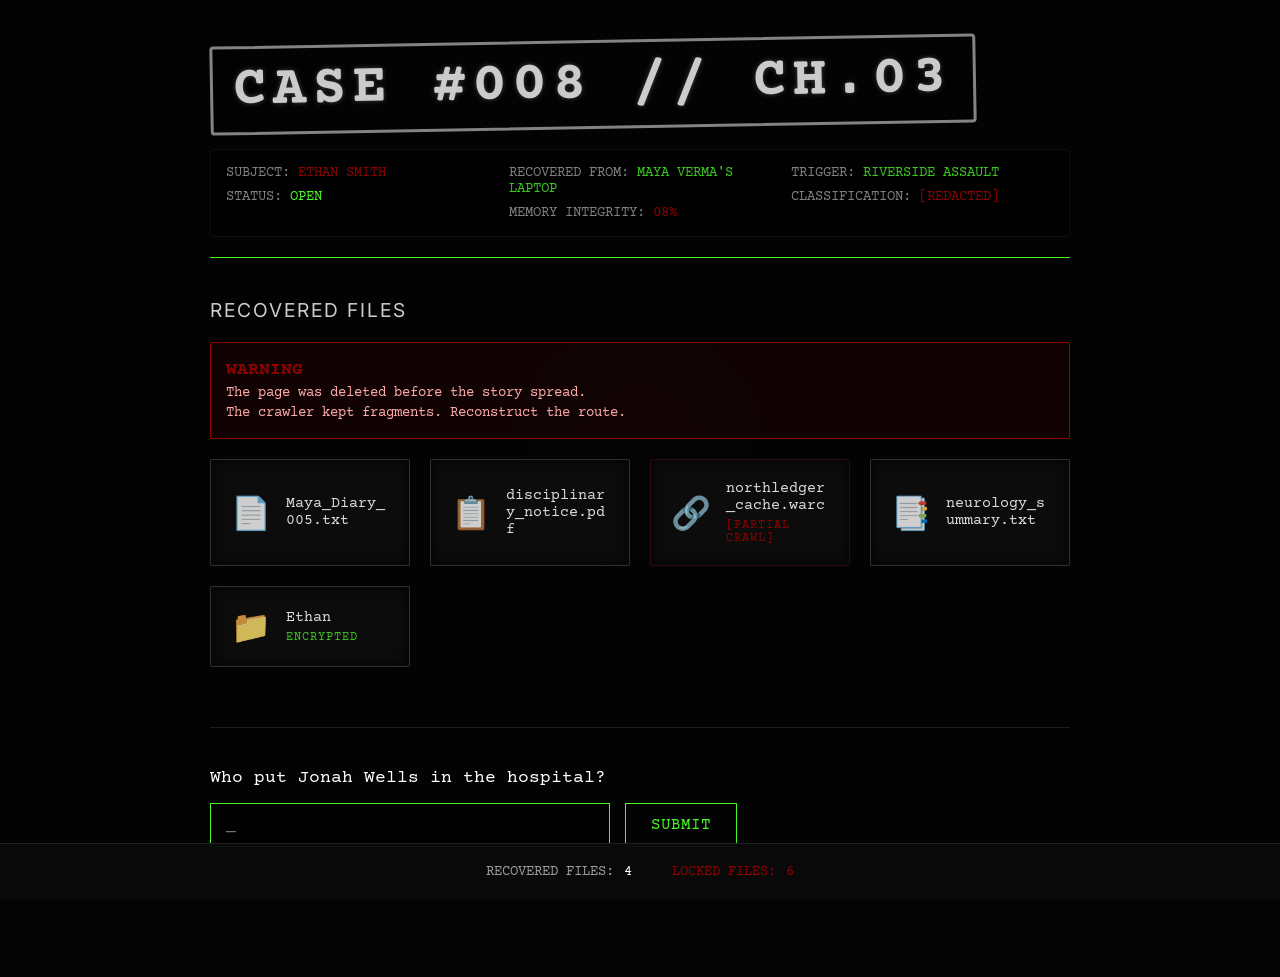
<file: chapter3.html>
<!DOCTYPE html>
<html lang="en">

<head>
    <meta charset="UTF-8">
    <meta name="viewport" content="width=device-width, initial-scale=1.0">
    <title>OSIRIS // CASE #008 - CH.03</title>

    <link rel="preconnect" href="https://fonts.googleapis.com">
    <link rel="preconnect" href="https://fonts.gstatic.com" crossorigin>
    <link href="https://fonts.googleapis.com/css2?family=Courier+Prime:ital,wght@0,400;0,700;1,400&family=Crimson+Text:ital,wght@0,400;0,600;1,400&family=Inter:wght@300;400;600&family=Special+Elite&display=swap" rel="stylesheet">

    <link rel="stylesheet" href="style.css">

    <!-- Chapter 3 readability: load the fonts (other chapters omit them, so
         'Special Elite' was falling back to the browser's cursive face) and
         swap the typewriter font for a cleaner, still-on-theme monospace.
         Scoped to this page only via the CSS variable. -->
    <style>
        body.archive-body {
            --font-typewriter: 'Courier Prime', 'Courier New', monospace;
        }
        body.archive-body .diary-text p,
        body.archive-body .diary-text h3 {
            line-height: 1.75;
            letter-spacing: 0.2px;
        }
    </style>
</head>

<body class="archive-body">
    <div class="hidden-clue">he said it was one punch</div>

    <div id="caseboard-container">
        <header class="case-header">
            <h1 class="case-title stamp-effect">CASE #008 // CH.03</h1>
            <div class="case-meta-grid">
                <div class="meta-column">
                    <span>Subject: <span class="highlight-red">ETHAN SMITH</span></span>
                    <span>Status: <span class="highlight-green">OPEN</span></span>
                </div>
                <div class="meta-column">
                    <span>Recovered from: <span class="highlight-terminal">MAYA VERMA'S LAPTOP</span></span>
                    <span>Memory Integrity: <span class="highlight-red">08%</span></span>
                </div>
                <div class="meta-column">
                    <span>Trigger: <span class="highlight-terminal">RIVERSIDE ASSAULT</span></span>
                    <span>Classification: <span class="highlight-red">[REDACTED]</span></span>
                </div>
            </div>
        </header>

        <h2 class="section-title">Recovered Files</h2>

        <div class="warning-message">
            <strong>WARNING</strong><br>
            The page was deleted before the story spread.<br>
            The crawler kept fragments. Reconstruct the route.
        </div>

        <div class="evidence-grid">
            <div class="evidence-item file-card" id="btn-diary5">
                <span class="icon">&#128196;</span>
                <div class="file-details">
                    <span class="filename">Maya_Diary_005.txt</span>
                </div>
            </div>
            <div class="evidence-item file-card" id="btn-notice">
                <span class="icon">&#128203;</span>
                <div class="file-details">
                    <span class="filename">disciplinary_notice.pdf</span>
                </div>
            </div>
            <div class="evidence-item file-card corrupted" id="btn-cache">
                <span class="icon">&#128279;</span>
                <div class="file-details">
                    <span class="filename">northledger_cache.warc</span>
                    <span class="file-meta highlight-red">[PARTIAL CRAWL]</span>
                </div>
            </div>
            <div class="evidence-item file-card" id="btn-hospital">
                <span class="icon">&#128209;</span>
                <div class="file-details">
                    <span class="filename">neurology_summary.txt</span>
                </div>
            </div>
            <div class="evidence-item file-card encrypted" id="btn-ethan">
                <span class="icon">&#128193;</span>
                <div class="file-details">
                    <span class="filename">Ethan</span>
                    <span class="file-meta highlight-terminal">Encrypted</span>
                </div>
            </div>
            <div class="evidence-item file-card" id="btn-diary6" style="display: none;">
                <span class="icon">&#128196;</span>
                <div class="file-details">
                    <span class="filename">Maya_Diary_006.txt</span>
                </div>
            </div>
        </div>

        <div id="investigation-quiz" class="investigation-quiz">
            <label for="investigation-input" class="quiz-label">Who put Jonah Wells in the hospital?</label>
            <div class="input-row">
                <input type="text" id="investigation-input" class="terminal-input" autocomplete="off" spellcheck="false"
                    placeholder="_">
                <button id="submit-investigation" class="terminal-btn">SUBMIT</button>
            </div>
            <div id="quiz-feedback" class="quiz-feedback"></div>
        </div>

        <footer class="file-status-footer" id="case-footer">
            <div style="display: flex; gap: 40px; align-items: center; justify-content: center; width: 100%;">
                <div class="status-box recovered">
                    <span>RECOVERED FILES:</span>
                    <span class="count" id="count-recovered">4</span>
                </div>
                <div class="status-box locked">
                    <span style="color: var(--color-blood);">LOCKED FILES:</span>
                    <span class="count" id="count-locked" style="color: var(--color-blood);">6</span>
                </div>
            </div>
        </footer>
    </div>

    <div id="modal-diary5" class="modal">
        <div class="modal-content diary-content">
            <button class="close-modal">&times;</button>
            <div class="diary-text">
                <h3>October 24</h3>
                <p>I found the story before it vanished.</p>
                <p>Local paper. Morning print. Gone by lunch.</p>
                <p>Nobody says the Smiths killed it, but nobody says they didn't.</p>
                <br>
                <p>They keep calling it a fight.</p>
                <p>That word is too small.</p>
                <p>A fight ends when both people stand up.</p>
                <p>Jonah survived.</p>
                <p>That's the part everybody uses to feel better.</p>
                <p>They don't say what survived means now.</p>
                <br>
                <p>I didn't save the page.</p>
                <p>I saved what the crawler saved.</p>
                <p>The route is broken, not gone.</p>
                <br>
                <p>Ethan said it happened fast.</p>
                <p>He's right.</p>
                <p>That's what scares me.</p>
            </div>
        </div>
    </div>

    <div id="modal-notice" class="modal">
        <div class="modal-content">
            <button class="close-modal">&times;</button>
            <div class="txt-content"
                style="background:#fff; color:#111; font-family:'Times New Roman', serif; padding:30px; line-height:1.6;">
                <strong style="font-size:1.2rem; letter-spacing:1px;">ASHWOOD UNIVERSITY</strong>
                <span style="display:block; color:#666; font-size:0.8rem; margin-bottom:20px;">OFFICE OF STUDENT CONDUCT</span>
                <strong>DISCIPLINARY NOTICE</strong><br><br>
                Student of concern: <strong>Ethan Smith</strong><br>
                Related student: <strong>Jonah Wells</strong><br>
                Incident date: 17 October 2025<br>
                Location: <strong>Riverside Hall</strong><br><br>
                Reported conduct: physical assault following verbal altercation at a donor reception.<br><br>
                Interim status: review suspended pending external counsel and family representation.<br><br>
                <span style="color:#a00;">Addendum:</span> campus distribution of related media coverage halted by request of legal representatives.
            </div>
        </div>
    </div>

    <div id="modal-cache" class="modal">
        <div class="modal-content osint-content" style="max-width: 1020px; width: 94vw; background:#0f141a; border-color:#243140;">
            <button class="close-modal">&times;</button>
            <div class="folder-header">
                <h2>cache_replay // northledger.local</h2>
            </div>
            <div class="warning-message" style="border-color:#2c3b4d; background:rgba(120,160,210,0.08); color:#b8cadf;">
                Recovered crawler assets from 2025-10-18.<br>
                One article route was deleted after legal pressure. Rebuild it from what remains.
            </div>
            <div style="display:grid; grid-template-columns:minmax(220px, 260px) 1fr; gap:20px; align-items:start;">
                <div class="archive-captures" style="margin-top:0;">
                    <div class="archive-captures-head">Recovered assets</div>
                    <div class="capture-row cache-row" data-cache-view="robots">/robots.txt</div>
                    <div class="capture-row cache-row" data-cache-view="sitemap">/sitemaps/news.xml</div>
                    <div class="capture-row cache-row" data-cache-view="metro">/metro/index.html</div>
                    <div class="capture-row cache-row" data-cache-view="bundle">/_static/js/metro.article.js</div>
                </div>
                <div id="cache-viewer">
                    <div class="cache-panel" data-cache-panel="robots" style="display:block; border:1px solid #2a2a2a; background:rgba(255,255,255,0.02);">
                        <div class="archive-bar">northledger.local/robots.txt - snapshot 2025-10-18 09:02</div>
                        <pre style="margin:0; padding:18px; color:#9fe89f; font-family:monospace; font-size:0.9rem; line-height:1.7; white-space:pre-wrap;">User-agent: *
Allow: /
Disallow: /preview/
Disallow: /legal/hold/
Allow: /metro/2025/10/

Sitemap: https://northledger.local/sitemaps/news.xml

# crawler note:
# pulled story lived under /metro/2025/10/</pre>
                    </div>
                    <div class="cache-panel" data-cache-panel="sitemap" style="display:none; border:1px solid #2a2a2a; background:rgba(255,255,255,0.02);">
                        <div class="archive-bar">northledger.local/sitemaps/news.xml - snapshot 2025-10-18 09:03</div>
                        <pre style="margin:0; padding:18px; color:#cdd3d8; font-family:monospace; font-size:0.84rem; line-height:1.7; white-space:pre-wrap;">&lt;url&gt;
  &lt;loc&gt;https://northledger.local/metro/2025/10/riverside-hall-...-report/&lt;/loc&gt;
  &lt;news:title&gt;Student Assault Report Pulled After Legal Pressure&lt;/news:title&gt;
  &lt;lastmod&gt;2025-10-18T09:11:52Z&lt;/lastmod&gt;
&lt;/url&gt;

&lt;url&gt;
  &lt;loc&gt;https://northledger.local/metro/2025/10/donor-reception-recap/&lt;/loc&gt;
  &lt;news:title&gt;Donor Reception Raises Expansion Funds&lt;/news:title&gt;
&lt;/url&gt;</pre>
                    </div>
                    <div class="cache-panel" data-cache-panel="metro" style="display:none; border:1px solid #2a2a2a; background:rgba(255,255,255,0.02);">
                        <div class="archive-bar">northledger.local/metro/index.html - snapshot 2025-10-18 09:08</div>
                        <div style="padding:18px;">
                            <div style="font-family:Arial, sans-serif; color:#fff; font-size:1.1rem; margin-bottom:14px;">Metro</div>
                            <div style="display:flex; flex-direction:column; gap:12px; font-family:Arial, sans-serif;">
                                <div style="border:1px solid #263445; background:#121a22; padding:14px;">
                                    <div style="color:#fff; margin-bottom:6px;">Donor Reception Raises Expansion Funds</div>
                                    <div style="color:#66788b; font-size:0.82rem;">href="/metro/2025/10/donor-reception-recap/"</div>
                                </div>
                                <div style="border:1px solid #4a2c2c; background:#181213; padding:14px;">
                                    <div style="color:#fff; margin-bottom:6px;">Student Assault Report Pulled After Legal Pressure</div>
                                    <div style="color:#c58d8d; font-size:0.82rem;">href="/metro/2025/10/riverside-hall-assault-.../"</div>
                                    <div style="color:#666; font-size:0.78rem; margin-top:8px;">410 Gone - linked page missing from live index</div>
                                </div>
                            </div>
                        </div>
                    </div>
                    <div class="cache-panel" data-cache-panel="bundle" style="display:none; border:1px solid #2a2a2a; background:rgba(255,255,255,0.02);">
                        <div class="archive-bar">northledger.local/_static/js/metro.article.js - partial bundle</div>
                        <pre style="margin:0; padding:18px; color:#9fe89f; font-family:monospace; font-size:0.84rem; line-height:1.7; white-space:pre-wrap;">const removedStory = {
  section: "metro",
  year: "2025",
  month: "10",
  slugHead: "riverside-hall",
  slugTail: ["assault", "report"].join("-"),
  headline: "Student Assault Report Pulled After Legal Pressure"
};

const removedRoute = `/${removedStory.section}/${removedStory.year}/${removedStory.month}/${removedStory.slugHead}-${removedStory.slugTail}/`;</pre>
                    </div>
                </div>
            </div>
            <div class="archive-lock" style="margin-top:20px;">
                <div class="archive-lock-head">Rebuild deleted route</div>
                <div class="archive-lock-q">Use the cached files to reconstruct the removed article URL, then load the archived page.</div>
                <div class="archive-lock-row">
                    <input type="text" id="cache-url-input" class="terminal-input" autocomplete="off" spellcheck="false"
                        placeholder="/metro/2025/10/...">
                    <button id="cache-url-btn" class="terminal-btn">OPEN CACHED PAGE</button>
                </div>
                <div id="cache-url-error"></div>
            </div>
            <div id="cache-article" style="display:none; margin-top:20px; border:1px solid #2a2a2a; background:#f3eddc; color:#181818;">
                <div class="archive-bar" style="background:#e0d8c0; color:#4e4639;">northledger.local/metro/2025/10/riverside-hall-assault-report/ - recovered cached HTML</div>
                <div style="padding:34px 38px; box-shadow:0 12px 40px rgba(0,0,0,0.25);">
                    <div style="border-bottom:3px double #222; padding-bottom:12px; margin-bottom:18px; font-family:'Times New Roman', serif;">
                        <div style="font-size:0.82rem; letter-spacing:2px; text-transform:uppercase; color:#555;">The North Ledger | Metro Edition</div>
                        <h2 style="margin:10px 0 4px; font-size:2rem; line-height:1.1;">Student Assault Report Pulled After Legal Pressure</h2>
                        <div style="font-size:0.95rem; color:#555;">By Anika D'Souza | October 18, 2025</div>
                    </div>
                    <div style="display:grid; grid-template-columns:1.5fr 0.9fr; gap:24px; align-items:start;">
                        <div style="font-family:'Times New Roman', serif; font-size:1.06rem; line-height:1.7;">
                            <p><strong style="color:#8a0303; display:inline-block; min-width:0.9em;">W</strong>itnesses described Ethan Smith striking Jonah Wells after an argument outside Riverside Hall late Friday night.</p>
                            <p><strong style="color:#8a0303; display:inline-block; min-width:0.9em;">A</strong>ccording to initial police notes, Wells hit the pavement after the second blow and did not regain coherent speech at the scene.</p>
                            <p><strong style="color:#8a0303; display:inline-block; min-width:0.9em;">T</strong>rauma specialists later recorded severe brain swelling, prolonged loss of motor control, and permanent cognitive impairment.</p>
                            <p><strong style="color:#8a0303; display:inline-block; min-width:0.9em;">C</strong>ampus officials called it an isolated altercation, though attendees reported Smith had been escalating for nearly an hour.</p>
                            <p><strong style="color:#8a0303; display:inline-block; min-width:0.9em;">H</strong>ours after the first print run, delivery stopped and newsroom staff received letters from outside counsel representing the Smith family.</p>
                            <p><strong style="color:#8a0303; display:inline-block; min-width:0.9em;">E</strong>ditors were warned that further publication would invite defamation action and threaten donor relationships tied to campus expansion.</p>
                            <p><strong style="color:#8a0303; display:inline-block; min-width:0.9em;">D</strong>estroyed from the live archive, the report survived only because the crawler captured it first.</p>
                        </div>
                        <div>
                            <div style="border:1px solid #cabf9f; background:#ece4cf; padding:14px; font-family:Arial, sans-serif; font-size:0.9rem; line-height:1.5;">
                                <strong style="display:block; margin-bottom:8px;">Recovered editor note</strong>
                                <div style="color:#5c5245;">"Killed after call from external counsel. Cache copies may still exist."</div>
                            </div>
                            <div style="margin-top:16px; border:1px dashed #8a0303; background:rgba(138,3,3,0.06); padding:14px; font-family:var(--font-typewriter); font-size:0.88rem; line-height:1.6;">
                                <span style="color:#8a0303;">Maya:</span><br>
                                Deleted isn't the same as gone.<br>
                                Read the first letters, then tell me what we did.
                            </div>
                        </div>
                    </div>
                </div>
            </div>
        </div>
    </div>

    <div id="modal-hospital" class="modal">
        <div class="modal-content">
            <button class="close-modal">&times;</button>
            <div class="txt-content"
                style="background:#101418; border:1px solid #2a3138; color:#cdd3d8; font-family:var(--font-typewriter); padding:25px; line-height:1.7;">
                Patient: <strong>Jonah Wells</strong><br>
                Intake: 18 October 2025, 01:14 AM<br>
                Referring trauma unit: St. Aldwyn Medical Center<br><br>
                Findings:<br>
                - Severe traumatic brain injury<br>
                - Diffuse swelling and frontal lobe damage<br>
                - Prolonged disorientation after emergency intervention<br>
                - Lasting impairment considered <span class="highlight-red">highly probable</span><br><br>
                Consulting note:<br>
                <i>"Survival achieved. Return to prior level of function unlikely."</i>
            </div>
        </div>
    </div>

    <div id="modal-diary6" class="modal">
        <div class="modal-content diary-content">
            <button class="close-modal" id="diary6-close-btn">&times;</button>
            <div class="diary-text">
                <h3>October 26</h3>
                <p>I finally watched the clip with sound.</p>
                <p>I wish I hadn't.</p>
                <br>
                <p>He wasn't laughing.</p>
                <p>He wasn't showing off.</p>
                <p>He was furious.</p>
                <p>Clean, immediate, absolute fury.</p>
                <br>
                <p>That's the lie people tell about anger.</p>
                <p>That it passes, so it doesn't count.</p>
                <p>But the person on the floor keeps counting it forever.</p>
            </div>
        </div>
    </div>

    <div id="modal-ethan" class="modal">
        <div class="modal-content">
            <button class="close-modal">&times;</button>
            <div class="folder-header">
                <h2>/Ethan/</h2>
            </div>
            <div class="explorer-grid">
                <div class="explorer-item" id="btn-ethan-dm">
                    <span class="icon">&#128172;</span>
                    <span class="filename">Messages (Unknown)</span>
                </div>
                <div class="explorer-item" id="btn-settlement">
                    <span class="icon">&#128230;</span>
                    <span class="filename">Settlement.zip</span>
                </div>
            </div>
        </div>
    </div>

    <div id="modal-ethan-dm" class="modal">
        <div class="modal-content chat-content instagram-dm">
            <button class="close-modal">&times;</button>
            <div class="dm-header">
                <div class="dm-avatar"></div>
                <div class="dm-info">
                    <h2>Unknown</h2>
                    <span class="dm-status"></span>
                </div>
            </div>
            <div class="chat-log dm-log">
                <div class="dm-bubble received"><span class="text">You said it was one punch.</span></div>
                <div class="dm-bubble sent"><span class="text">I was angry. It happened fast.</span></div>
                <div class="dm-bubble received"><span class="text">Fast for you.</span></div>
                <div class="dm-bubble received"><span class="text">Jonah still wakes up inside that second.</span></div>
                <div class="dm-bubble sent"><span class="text">I said I was sorry.</span></div>
                <div class="dm-bubble received"><span class="text">Sorry is for broken glass.</span></div>
                <div class="dm-bubble received"><span class="text">Not for a brain that never came back the same.</span></div>
            </div>
        </div>
    </div>

    <div id="modal-password" class="modal">
        <div class="modal-content password-prompt-content fullscreen-prompt">
            <button class="close-modal">&times;</button>
            <h2 class="confidential-title">Settlement.zip</h2>
            <div style="margin: 20px 0; color: #666; font-family: var(--font-typewriter); font-size: 0.9rem; max-width:600px; text-align:center;">
                SYS_NOTE: DECRYPT KEY = <strong style="color:#888;">the location named in the suppressed article</strong><br>
                <span style="color:#777; font-size:0.8rem;">Hint: two words. Use a space.</span>
            </div>
            <div class="password-input-wrapper">
                <input type="text" id="key-password-input" autocomplete="off" spellcheck="false"
                    placeholder="ENTER KEY">
                <button id="key-submit-btn">UNLOCK</button>
            </div>
            <div id="password-error"></div>
        </div>
    </div>

    <div id="modal-settlement-contents" class="modal">
        <div class="modal-content fcrack-content">
            <button class="close-modal">&times;</button>
            <div class="folder-header">
                <h2>/Settlement/</h2>
            </div>
            <div class="fcrack-grid">
                <div class="fcrack-file txt-file">
                    <div class="txt-content"
                        style="background:#fff; color:#000; font-family:'Times New Roman', serif; font-size:0.88rem;">
                        <strong style="font-size:1.05rem; border-bottom:2px solid #000; display:block; padding-bottom:5px; margin-bottom:10px;">CIVIL COUNSEL SUMMARY</strong>
                        Client: Smith Family<br>
                        Matter: Wells v. Smith<br><br>
                        Proposed resolution:<br>
                        Financial settlement in exchange for confidentiality, withdrawal of campus-facing complaints, and non-cooperation with press inquiries.<br><br>
                        Internal note:<br>
                        <strong style="color:#a00;">"Do not let the article define him."</strong>
                    </div>
                    <span class="filename">counsel_summary.pdf</span>
                </div>

                <div class="fcrack-file txt-file">
                    <div class="txt-content" style="background:#111; border:1px solid #333; font-size:0.9rem;">
                        <span style="color:#ff5555; font-size:0.7rem; display:block; margin-bottom:12px;">CAMPUS SECURITY CALL LOG</span>
                        00:41 - disturbance reported outside Riverside Hall<br>
                        00:43 - caller states one student "won't get up"<br>
                        00:45 - second caller reports "Ethan needs to leave now"<br>
                        00:51 - ambulance dispatched<br><br>
                        <span style="color:#666;">Audio attachment removed from institutional archive.</span>
                    </div>
                    <span class="filename">security_call_log.txt</span>
                </div>

                <div class="fcrack-file txt-file">
                    <div class="txt-content" style="background:#0d0d0d; border:1px solid #333; color:#888; font-family:monospace;">
                        I know what everyone thinks.<br><br>
                        That one second shouldn't define me.<br><br>
                        But it defined him.<br><br>
                        So maybe that's enough.<br><br>
                        <span style="color:#9fe89f;">- unsent draft from Ethan's laptop</span>
                    </div>
                    <span class="filename">unsent_statement.txt</span>
                </div>
            </div>
        </div>
    </div>

    <div id="modal-summary" class="modal" style="z-index: 10000;">
        <div class="modal-content"
            style="background:#000; border:1px solid var(--color-blood); max-width:600px; padding:40px; text-align:left; font-family:var(--font-typewriter); color:#fff;">
            <button class="close-modal" id="summary-close-btn">&times;</button>
            <h2 id="summary-subject"
                style="color:var(--color-blood); border-bottom:1px solid #333; padding-bottom:10px; margin-bottom:20px;">
                SUBJECT: ETHAN SMITH</h2>
            <h3 id="summary-classification" style="color:#888; margin-bottom:30px;">CLASSIFICATION: WRATH</h3>
            <div style="font-size:1.1rem; line-height:1.8;">
                <span style="color:#555; text-transform:uppercase;">Findings:</span><br><br>
                > Lost control in a moment of rage.<br>
                > Left lasting neurological damage behind.<br>
                > Let wealth suppress public consequence.<br>
                <br>
                <span style="color:var(--color-terminal);">> Jonah Wells survived. His life did not return with him.</span>
            </div>
            <div id="case-confirm-btn"
                style="margin-top:40px; text-align:center; border:1px solid var(--color-blood); color:var(--color-blood); padding:10px; font-weight:bold; letter-spacing:2px; cursor:pointer; transition:all 0.3s;"
                onmouseover="this.style.background='var(--color-blood)'; this.style.color='#000';"
                onmouseout="this.style.background='transparent'; this.style.color='var(--color-blood)';">
                CASE CONFIRMED
            </div>
        </div>
    </div>

    <div id="end-chapter-overlay" class="screen cut-screen" style="display:none; z-index: 20000;">
        <div id="sequence-text" class="terminal-sequence"></div>
    </div>

    <script src="notify-client.js"></script>
    <script src="chapter3.js"></script>
</body>

</html>
</file>
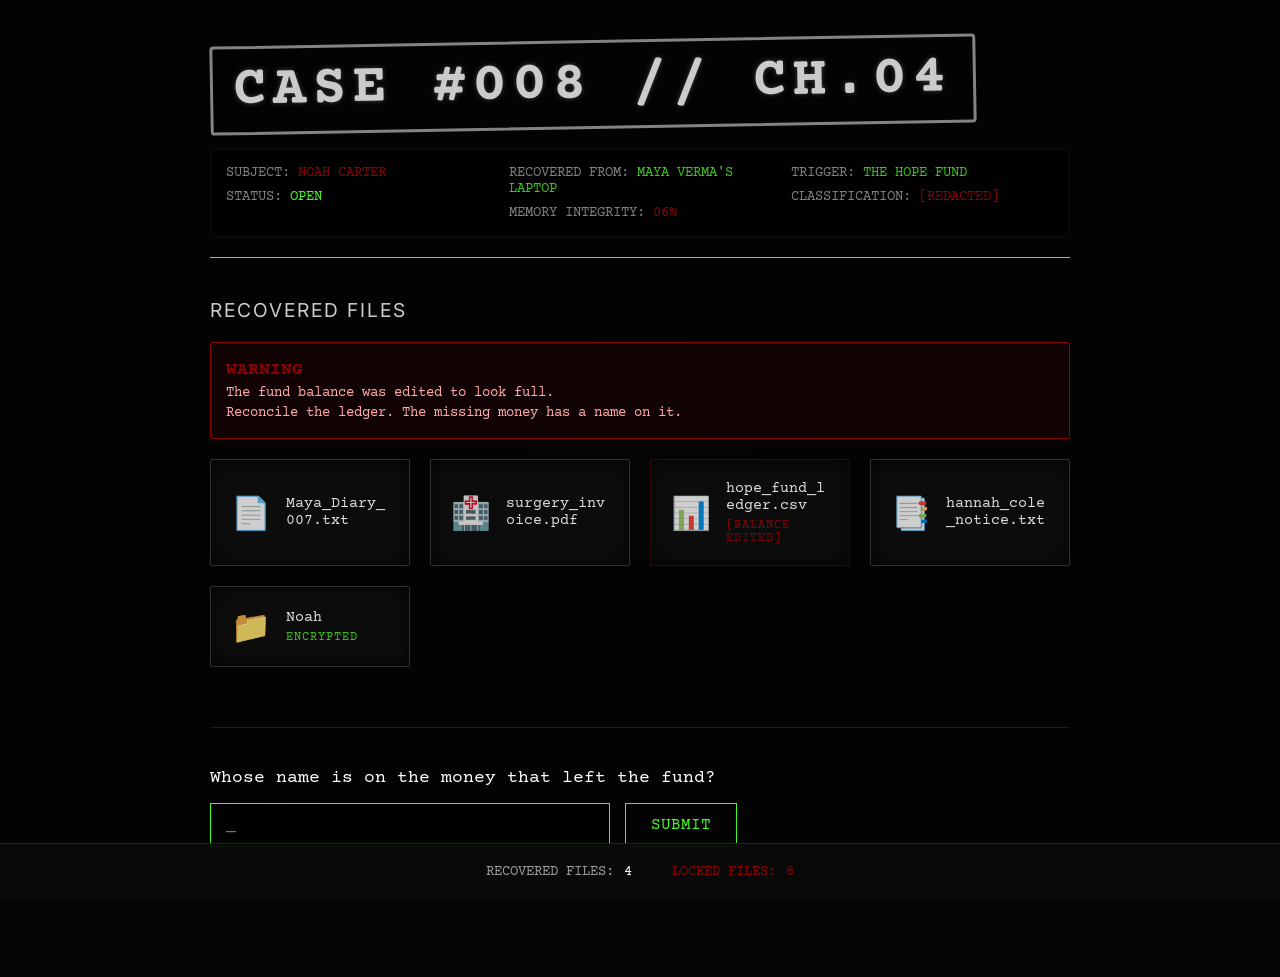
<file: chapter4.html>
<!DOCTYPE html>
<html lang="en">

<head>
    <meta charset="UTF-8">
    <meta name="viewport" content="width=device-width, initial-scale=1.0">
    <title>OSIRIS // CASE #008 - CH.04</title>

    <link rel="preconnect" href="https://fonts.googleapis.com">
    <link rel="preconnect" href="https://fonts.gstatic.com" crossorigin>
    <link href="https://fonts.googleapis.com/css2?family=Courier+Prime:ital,wght@0,400;0,700;1,400&family=Crimson+Text:ital,wght@0,400;0,600;1,400&family=Inter:wght@300;400;600&family=Special+Elite&display=swap" rel="stylesheet">

    <link rel="stylesheet" href="style.css">

    <!-- Readability: load fonts + cleaner typewriter face, scoped to this page. -->
    <style>
        body.archive-body {
            --font-typewriter: 'Courier Prime', 'Courier New', monospace;
        }
        body.archive-body .diary-text p,
        body.archive-body .diary-text h3 {
            line-height: 1.75;
            letter-spacing: 0.2px;
        }

        /* Ledger table (Challenge 1) */
        .ledger-table { width: 100%; border-collapse: collapse; font-family: 'Courier Prime', monospace; font-size: 0.86rem; }
        .ledger-table th, .ledger-table td { padding: 8px 10px; border-bottom: 1px solid #243140; text-align: left; }
        .ledger-table th { color: #7fa8d8; text-transform: uppercase; font-size: 0.72rem; letter-spacing: 1px; }
        .ledger-table td.num { text-align: right; }
        .ledger-out { color: #ff6b6b; }
        .ledger-in { color: #9fe89f; }
        .ledger-flag { color: #e0b000; }
        .ledger-row-hidden { background: rgba(224, 176, 0, 0.06); }
        #ledger-reveal { display: none; margin-top: 18px; border: 1px solid #4a3c10; background: rgba(224, 176, 0, 0.06); padding: 16px; }
        .memo-chip { display: inline-block; border: 1px solid #4a3c10; background: #1a1606; color: #e0b000; font-family: 'Courier Prime', monospace; padding: 4px 10px; margin: 4px; letter-spacing: 2px; }
    </style>
</head>

<body class="archive-body">
    <div class="hidden-clue">it was only money to him</div>

    <div id="caseboard-container">
        <header class="case-header">
            <h1 class="case-title stamp-effect">CASE #008 // CH.04</h1>
            <div class="case-meta-grid">
                <div class="meta-column">
                    <span>Subject: <span class="highlight-red">NOAH CARTER</span></span>
                    <span>Status: <span class="highlight-green">OPEN</span></span>
                </div>
                <div class="meta-column">
                    <span>Recovered from: <span class="highlight-terminal">MAYA VERMA'S LAPTOP</span></span>
                    <span>Memory Integrity: <span class="highlight-red">06%</span></span>
                </div>
                <div class="meta-column">
                    <span>Trigger: <span class="highlight-terminal">THE HOPE FUND</span></span>
                    <span>Classification: <span class="highlight-red">[REDACTED]</span></span>
                </div>
            </div>
        </header>

        <h2 class="section-title">Recovered Files</h2>

        <div class="warning-message">
            <strong>WARNING</strong><br>
            The fund balance was edited to look full.<br>
            Reconcile the ledger. The missing money has a name on it.
        </div>

        <div class="evidence-grid">
            <div class="evidence-item file-card" id="btn-diary7">
                <span class="icon">&#128196;</span>
                <div class="file-details">
                    <span class="filename">Maya_Diary_007.txt</span>
                </div>
            </div>
            <div class="evidence-item file-card" id="btn-invoice">
                <span class="icon">&#127973;</span>
                <div class="file-details">
                    <span class="filename">surgery_invoice.pdf</span>
                </div>
            </div>
            <div class="evidence-item file-card corrupted" id="btn-ledger">
                <span class="icon">&#128202;</span>
                <div class="file-details">
                    <span class="filename">hope_fund_ledger.csv</span>
                    <span class="file-meta highlight-red">[BALANCE EDITED]</span>
                </div>
            </div>
            <div class="evidence-item file-card" id="btn-obituary">
                <span class="icon">&#128209;</span>
                <div class="file-details">
                    <span class="filename">hannah_cole_notice.txt</span>
                </div>
            </div>
            <div class="evidence-item file-card encrypted" id="btn-noah">
                <span class="icon">&#128193;</span>
                <div class="file-details">
                    <span class="filename">Noah</span>
                    <span class="file-meta highlight-terminal">Encrypted</span>
                </div>
            </div>
            <div class="evidence-item file-card" id="btn-cipher" style="display: none;">
                <span class="icon">&#128290;</span>
                <div class="file-details">
                    <span class="filename">numbers_note.txt</span>
                </div>
            </div>
        </div>

        <div id="investigation-quiz" class="investigation-quiz">
            <label for="investigation-input" class="quiz-label">Whose name is on the money that left the fund?</label>
            <div class="input-row">
                <input type="text" id="investigation-input" class="terminal-input" autocomplete="off" spellcheck="false"
                    placeholder="_">
                <button id="submit-investigation" class="terminal-btn">SUBMIT</button>
            </div>
            <div id="quiz-feedback" class="quiz-feedback"></div>
        </div>

        <footer class="file-status-footer" id="case-footer">
            <div style="display: flex; gap: 40px; align-items: center; justify-content: center; width: 100%;">
                <div class="status-box recovered">
                    <span>RECOVERED FILES:</span>
                    <span class="count" id="count-recovered">4</span>
                </div>
                <div class="status-box locked">
                    <span style="color: var(--color-blood);">LOCKED FILES:</span>
                    <span class="count" id="count-locked" style="color: var(--color-blood);">6</span>
                </div>
            </div>
        </footer>
    </div>

    <!-- Diary 007 -->
    <div id="modal-diary7" class="modal">
        <div class="modal-content diary-content">
            <button class="close-modal">&times;</button>
            <div class="diary-text">
                <h3>November 03</h3>
                <p>Everyone keeps saying Noah is good with numbers.</p>
                <p>They mean it as a compliment.</p>
                <br>
                <p>He ran the Hope Fund. The one for Hannah's surgery.</p>
                <p>Daniel trusted him with all of it. Of course he did.</p>
                <p>Noah was the responsible one. The one who balanced things.</p>
                <br>
                <p>The page he kept showing everyone said the fund was full.</p>
                <p>It was not full.</p>
                <p>The balance column never moved. The money did.</p>
                <br>
                <p>He told me later it was just money.</p>
                <p>I asked him whose life "just money" was paying for.</p>
                <p>He didn't answer. He never had to.</p>
            </div>
        </div>
    </div>

    <!-- Surgery invoice -->
    <div id="modal-invoice" class="modal">
        <div class="modal-content">
            <button class="close-modal">&times;</button>
            <div class="txt-content"
                style="background:#fff; color:#111; font-family:'Times New Roman', serif; padding:30px; line-height:1.6;">
                <strong style="font-size:1.2rem; letter-spacing:1px;">ST. ALDWYN MEDICAL CENTER</strong>
                <span style="display:block; color:#666; font-size:0.8rem; margin-bottom:20px;">CARDIOTHORACIC SURGERY - BILLING</span>
                <strong>PRE-AUTHORIZATION INVOICE</strong><br><br>
                Patient: <strong>Hannah Cole</strong><br>
                Procedure: mitral valve repair (time-critical)<br>
                Scheduled: 28 October 2025<br>
                Amount required to confirm: <strong>$42,000.00</strong><br><br>
                <span style="color:#a00;">STATUS: PAYMENT DECLINED - INSUFFICIENT FUNDS ON FILE.</span><br>
                Procedure postponed. Re-scheduling subject to clinical risk review.<br><br>
                <span style="color:#666; font-size:0.85rem;">Note: window for repair is narrow. Delay materially increases mortality risk.</span>
            </div>
        </div>
    </div>

    <!-- Ledger (Challenge 1: reconcile) -->
    <div id="modal-ledger" class="modal">
        <div class="modal-content osint-content" style="max-width: 1020px; width: 94vw; background:#0f141a; border-color:#243140;">
            <button class="close-modal">&times;</button>
            <div class="folder-header">
                <h2>hope_fund_ledger.csv // northbank.local</h2>
            </div>
            <div class="warning-message" style="border-color:#2c3b4d; background:rgba(120,160,210,0.08); color:#b8cadf;">
                The <strong>BALANCE</strong> column was frozen so the fund would look full.<br>
                Three outgoing transfers were never deducted. Find how much is actually missing.
            </div>

            <table class="ledger-table">
                <thead>
                    <tr><th>Date</th><th>Description</th><th class="num">In</th><th class="num">Out</th><th class="num">Balance (shown)</th></tr>
                </thead>
                <tbody>
                    <tr><td>Oct 02</td><td>Fundraiser launch - donor batch</td><td class="num ledger-in">12,000</td><td class="num"></td><td class="num">12,000</td></tr>
                    <tr><td>Oct 05</td><td>Community pledges</td><td class="num ledger-in">9,500</td><td class="num"></td><td class="num">21,500</td></tr>
                    <tr class="ledger-row-hidden"><td>Oct 09</td><td>Transfer out &mdash; <span class="ledger-flag">VENDOR REF 08</span></td><td class="num"></td><td class="num ledger-out">6,800</td><td class="num">21,500 <span class="ledger-flag">&larr; not deducted</span></td></tr>
                    <tr><td>Oct 14</td><td>Workplace match - donor batch</td><td class="num ledger-in">8,000</td><td class="num"></td><td class="num">29,500</td></tr>
                    <tr class="ledger-row-hidden"><td>Oct 17</td><td>Transfer out &mdash; <span class="ledger-flag">VENDOR REF 05</span></td><td class="num"></td><td class="num ledger-out">5,500</td><td class="num">29,500 <span class="ledger-flag">&larr; not deducted</span></td></tr>
                    <tr><td>Oct 21</td><td>Final pledges - donor batch</td><td class="num ledger-in">12,500</td><td class="num"></td><td class="num">42,000</td></tr>
                    <tr class="ledger-row-hidden"><td>Oct 24</td><td>Transfer out &mdash; <span class="ledger-flag">VENDOR REF 18</span></td><td class="num"></td><td class="num ledger-out">6,200</td><td class="num">42,000 <span class="ledger-flag">&larr; not deducted</span></td></tr>
                    <tr><td>Oct 28</td><td>Surgery invoice presented ($42,000)</td><td class="num"></td><td class="num ledger-out">DECLINED</td><td class="num">42,000</td></tr>
                </tbody>
            </table>

            <div class="archive-lock" style="margin-top:20px;">
                <div class="archive-lock-head">Reconcile the fund</div>
                <div class="archive-lock-q">The statement shows $42,000. Three transfers were never subtracted. How much is actually missing? (digits only)</div>
                <div class="archive-lock-row">
                    <input type="text" id="ledger-input" class="terminal-input" autocomplete="off" spellcheck="false"
                        placeholder="amount missing">
                    <button id="ledger-btn" class="terminal-btn">RECONCILE</button>
                </div>
                <div id="ledger-error"></div>
            </div>

            <div id="ledger-reveal">
                <strong style="color:#e0b000; letter-spacing:1px;">RECONCILED &mdash; 3 transfers traced.</strong><br>
                <div style="color:#b8cadf; margin:10px 0 14px; font-family:'Courier Prime', monospace; font-size:0.9rem;">
                    All three "vendor" transfers cleared to the same account holder:<br>
                    <span class="highlight-red" style="font-size:1.1rem;">N. CARTER &mdash; personal account ****4417</span>
                </div>
                <div style="color:#888;">The reference numbers were never vendor codes. He kept them in order:</div>
                <div>
                    <span class="memo-chip">REF 08</span>
                    <span class="memo-chip">REF 05</span>
                    <span class="memo-chip">REF 18</span>
                </div>
            </div>
        </div>
    </div>

    <!-- Hannah Cole notice -->
    <div id="modal-obituary" class="modal">
        <div class="modal-content">
            <button class="close-modal">&times;</button>
            <div class="txt-content"
                style="background:#101418; border:1px solid #2a3138; color:#cdd3d8; font-family:var(--font-typewriter); padding:25px; line-height:1.7;">
                <strong>IN MEMORY</strong><br>
                <strong>Hannah Cole</strong>, 34<br><br>
                Passed 11 November 2025, two weeks after a postponed cardiac procedure.<br><br>
                Survived by her husband, Daniel, who spent a year raising the cost of the surgery she did not receive in time.<br><br>
                <i>"The money was there. And then it wasn't. Nobody could tell me where it went."</i><br>
                <span style="color:#666; font-size:0.85rem;">- Daniel Cole, to the fund's volunteers</span>
            </div>
        </div>
    </div>

    <!-- Noah folder (encrypted) -->
    <div id="modal-noah" class="modal">
        <div class="modal-content">
            <button class="close-modal">&times;</button>
            <div class="folder-header">
                <h2>/Noah/</h2>
            </div>
            <div class="explorer-grid">
                <div class="explorer-item" id="btn-noah-dm">
                    <span class="icon">&#128172;</span>
                    <span class="filename">Messages (Daniel)</span>
                </div>
                <div class="explorer-item" id="btn-vault">
                    <span class="icon">&#128230;</span>
                    <span class="filename">Vault.zip</span>
                </div>
            </div>
        </div>
    </div>

    <!-- Noah DM -->
    <div id="modal-noah-dm" class="modal">
        <div class="modal-content chat-content instagram-dm">
            <button class="close-modal">&times;</button>
            <div class="dm-header">
                <div class="dm-avatar"></div>
                <div class="dm-info">
                    <h2>Daniel Cole</h2>
                    <span class="dm-status"></span>
                </div>
            </div>
            <div class="chat-log dm-log">
                <div class="dm-bubble received"><span class="text">The hospital said the fund came up short. That's impossible.</span></div>
                <div class="dm-bubble sent"><span class="text">There must be a processing delay. I'll look into it.</span></div>
                <div class="dm-bubble received"><span class="text">Noah. They moved her surgery. Do you understand what that means.</span></div>
                <div class="dm-bubble sent"><span class="text">It's just money. We'll get it back.</span></div>
                <div class="dm-bubble received"><span class="text">It was never just money to me.</span></div>
                <div class="dm-bubble received"><span class="text">It was the only time she had left.</span></div>
            </div>
        </div>
    </div>

    <!-- Vault password (Challenge 2: numeric key = siphoned amount) -->
    <div id="modal-vault-key" class="modal">
        <div class="modal-content password-prompt-content fullscreen-prompt">
            <button class="close-modal">&times;</button>
            <h2 class="confidential-title">Vault.zip</h2>
            <div style="margin: 20px 0; color: #666; font-family: var(--font-typewriter); font-size: 0.9rem; max-width:600px; text-align:center;">
                SYS_NOTE: DECRYPT KEY = <strong style="color:#888;">the exact amount Noah skimmed from the fund</strong><br>
                <span style="color:#777; font-size:0.8rem;">Hint: digits only, no symbols. Reconcile the ledger first.</span>
            </div>
            <div class="password-input-wrapper">
                <input type="text" id="vault-input" autocomplete="off" spellcheck="false"
                    placeholder="ENTER AMOUNT">
                <button id="vault-submit-btn">UNLOCK</button>
            </div>
            <div id="vault-error"></div>
        </div>
    </div>

    <!-- Vault contents -->
    <div id="modal-vault-contents" class="modal">
        <div class="modal-content fcrack-content">
            <button class="close-modal">&times;</button>
            <div class="folder-header">
                <h2>/Vault/</h2>
            </div>
            <div class="fcrack-grid">
                <div class="fcrack-file txt-file">
                    <div class="txt-content"
                        style="background:#fff; color:#000; font-family:'Times New Roman', serif; font-size:0.88rem;">
                        <strong style="font-size:1.05rem; border-bottom:2px solid #000; display:block; padding-bottom:5px; margin-bottom:10px;">TRANSFER LEDGER (PRIVATE)</strong>
                        Acct holder: Noah Carter (****4417)<br><br>
                        Oct 09 &nbsp; +6,800 &nbsp; ref 08<br>
                        Oct 17 &nbsp; +5,500 &nbsp; ref 05<br>
                        Oct 24 &nbsp; +6,200 &nbsp; ref 18<br><br>
                        <strong style="color:#a00;">Total moved: 18,500</strong>
                    </div>
                    <span class="filename">private_transfers.txt</span>
                </div>

                <div class="fcrack-file txt-file">
                    <div class="txt-content" style="background:#111; border:1px solid #333; font-size:0.9rem;">
                        <span style="color:#ff5555; font-size:0.7rem; display:block; margin-bottom:12px;">CARE TIMELINE</span>
                        Oct 28 - surgery declined, funds short<br>
                        Oct 30 - procedure postponed (clinical risk noted)<br>
                        Nov 04 - re-funding attempt, too late for window<br>
                        Nov 11 - patient deceased<br><br>
                        <span style="color:#666;">Delay attributable to shortfall of $18,500.</span>
                    </div>
                    <span class="filename">care_timeline.txt</span>
                </div>

                <div class="fcrack-file txt-file">
                    <div class="txt-content" style="background:#0d0d0d; border:1px solid #333; color:#888; font-family:monospace;">
                        I always meant to put it back.<br><br>
                        That's the part I told myself.<br><br>
                        It was just money. Money comes back.<br><br>
                        She didn't.<br><br>
                        <span style="color:#9fe89f;">- unsent note from Noah's laptop</span>
                    </div>
                    <span class="filename">unsent_note.txt</span>
                </div>
            </div>
        </div>
    </div>

    <!-- numbers_note.txt (cipher hint, recovered after Q1) -->
    <div id="modal-cipher" class="modal">
        <div class="modal-content diary-content">
            <button class="close-modal" id="cipher-close-btn">&times;</button>
            <div class="diary-text">
                <h3>numbers_note.txt</h3>
                <p style="color:#8a0303;">Maya:</p>
                <p>Noah hides everything in numbers, so I hid this in his.</p>
                <p>The three reference codes he stamped on the stolen transfers aren't random.</p>
                <br>
                <p>Read them in order. A = 01, B = 02, C = 03 ... Z = 26.</p>
                <p>The fund balance lied. The numbers don't.</p>
                <br>
                <p style="color:#888; font-family:'Courier Prime', monospace;">REF 08&nbsp;&nbsp;&nbsp;REF 05&nbsp;&nbsp;&nbsp;REF 18</p>
                <p>Decode it, then tell me who we all watched.</p>
            </div>
        </div>
    </div>

    <!-- Greed summary -->
    <div id="modal-summary" class="modal" style="z-index: 10000;">
        <div class="modal-content"
            style="background:#000; border:1px solid var(--color-blood); max-width:600px; padding:40px; text-align:left; font-family:var(--font-typewriter); color:#fff;">
            <button class="close-modal" id="summary-close-btn">&times;</button>
            <h2 id="summary-subject"
                style="color:var(--color-blood); border-bottom:1px solid #333; padding-bottom:10px; margin-bottom:20px;">
                SUBJECT: NOAH CARTER</h2>
            <h3 id="summary-classification" style="color:#888; margin-bottom:30px;">CLASSIFICATION: GREED</h3>
            <div style="font-size:1.1rem; line-height:1.8;">
                <span style="color:#555; text-transform:uppercase;">Findings:</span><br><br>
                > Drained a medical fund held in trust.<br>
                > Froze the balance so the theft stayed invisible.<br>
                > Chose the money over a life he could have saved.<br>
                <br>
                <span style="color:var(--color-terminal);">> Hannah Cole's surgery was delayed. The delay was fatal.</span>
            </div>
            <div id="case-confirm-btn"
                style="margin-top:40px; text-align:center; border:1px solid var(--color-blood); color:var(--color-blood); padding:10px; font-weight:bold; letter-spacing:2px; cursor:pointer; transition:all 0.3s;"
                onmouseover="this.style.background='var(--color-blood)'; this.style.color='#000';"
                onmouseout="this.style.background='transparent'; this.style.color='var(--color-blood)';">
                CASE CONFIRMED
            </div>
        </div>
    </div>

    <div id="end-chapter-overlay" class="screen cut-screen" style="display:none; z-index: 20000;">
        <div id="sequence-text" class="terminal-sequence"></div>
    </div>

    <script src="notify-client.js"></script>
    <script src="chapter4.js"></script>
</body>

</html>
</file>
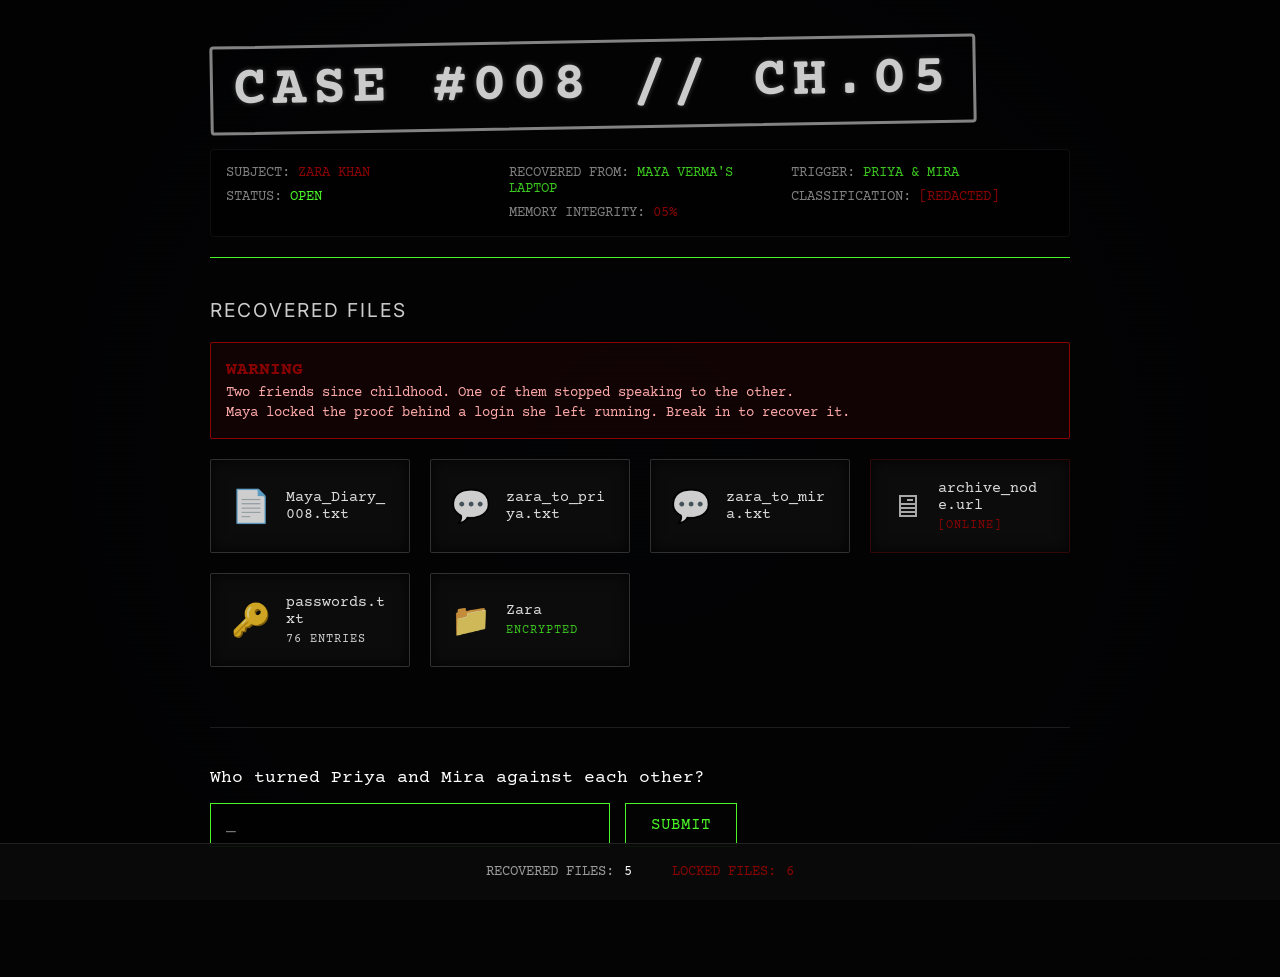
<file: chapter5.html>
<!DOCTYPE html>
<html lang="en">

<head>
    <meta charset="UTF-8">
    <meta name="viewport" content="width=device-width, initial-scale=1.0">
    <title>OSIRIS // CASE #008 - CH.05</title>

    <link rel="preconnect" href="https://fonts.googleapis.com">
    <link rel="preconnect" href="https://fonts.gstatic.com" crossorigin>
    <link href="https://fonts.googleapis.com/css2?family=Courier+Prime:ital,wght@0,400;0,700;1,400&family=Crimson+Text:ital,wght@0,400;0,600;1,400&family=Inter:wght@300;400;600&family=Special+Elite&display=swap" rel="stylesheet">

    <link rel="stylesheet" href="style.css">

    <!-- Readability: load fonts + cleaner typewriter face, scoped to this page. -->
    <style>
        body.archive-body {
            --font-typewriter: 'Courier Prime', 'Courier New', monospace;
        }
        body.archive-body .diary-text p,
        body.archive-body .diary-text h3 {
            line-height: 1.75;
            letter-spacing: 0.2px;
        }

        /* CTF brief (Challenge 1: web login brute-force) */
        .ctf-target {
            display: block; font-family: 'Courier Prime', monospace; font-size: 1.05rem;
            color: var(--color-terminal); background: #020603; border: 1px solid #1d3a24;
            padding: 12px 16px; margin: 6px 0 18px; word-break: break-all; text-decoration: none;
            letter-spacing: 1px;
        }
        .ctf-target:hover { background: #08120c; }
        .ctf-steps { font-family: var(--font-typewriter); color: #d9c6e3; line-height: 1.85; }
        .ctf-steps code {
            font-family: 'Courier Prime', monospace; color: var(--color-terminal);
            background: rgba(74,246,38,0.08); padding: 1px 6px;
        }
        .ctf-creds { margin-top: 16px; border: 1px dashed #6b4f78; background: rgba(150,110,170,0.06);
            padding: 12px 16px; font-family: 'Courier Prime', monospace; color: #e7d6ee; font-size: 0.9rem; }
    </style>
</head>

<body class="archive-body">
    <div class="hidden-clue">she needed to be wanted by everyone</div>

    <div id="caseboard-container">
        <header class="case-header">
            <h1 class="case-title stamp-effect">CASE #008 // CH.05</h1>
            <div class="case-meta-grid">
                <div class="meta-column">
                    <span>Subject: <span class="highlight-red">ZARA KHAN</span></span>
                    <span>Status: <span class="highlight-green">OPEN</span></span>
                </div>
                <div class="meta-column">
                    <span>Recovered from: <span class="highlight-terminal">MAYA VERMA'S LAPTOP</span></span>
                    <span>Memory Integrity: <span class="highlight-red">05%</span></span>
                </div>
                <div class="meta-column">
                    <span>Trigger: <span class="highlight-terminal">PRIYA &amp; MIRA</span></span>
                    <span>Classification: <span class="highlight-red">[REDACTED]</span></span>
                </div>
            </div>
        </header>

        <h2 class="section-title">Recovered Files</h2>

        <div class="warning-message">
            <strong>WARNING</strong><br>
            Two friends since childhood. One of them stopped speaking to the other.<br>
            Maya locked the proof behind a login she left running. Break in to recover it.
        </div>

        <div class="evidence-grid">
            <div class="evidence-item file-card" id="btn-diary8">
                <span class="icon">&#128196;</span>
                <div class="file-details">
                    <span class="filename">Maya_Diary_008.txt</span>
                </div>
            </div>
            <div class="evidence-item file-card" id="btn-priya">
                <span class="icon">&#128172;</span>
                <div class="file-details">
                    <span class="filename">zara_to_priya.txt</span>
                </div>
            </div>
            <div class="evidence-item file-card" id="btn-mira">
                <span class="icon">&#128172;</span>
                <div class="file-details">
                    <span class="filename">zara_to_mira.txt</span>
                </div>
            </div>
            <div class="evidence-item file-card corrupted" id="btn-board">
                <span class="icon">&#128421;</span>
                <div class="file-details">
                    <span class="filename">archive_node.url</span>
                    <span class="file-meta highlight-red">[ONLINE]</span>
                </div>
            </div>
            <div class="evidence-item file-card" id="btn-passwords">
                <span class="icon">&#128273;</span>
                <div class="file-details">
                    <span class="filename">passwords.txt</span>
                    <span class="file-meta">76 entries</span>
                </div>
            </div>
            <div class="evidence-item file-card encrypted" id="btn-zara">
                <span class="icon">&#128193;</span>
                <div class="file-details">
                    <span class="filename">Zara</span>
                    <span class="file-meta highlight-terminal">Encrypted</span>
                </div>
            </div>
            <div class="evidence-item file-card" id="btn-note" style="display: none;">
                <span class="icon">&#128221;</span>
                <div class="file-details">
                    <span class="filename">maya_note.txt</span>
                </div>
            </div>
        </div>

        <div id="investigation-quiz" class="investigation-quiz">
            <label for="investigation-input" class="quiz-label">Who turned Priya and Mira against each other?</label>
            <div class="input-row">
                <input type="text" id="investigation-input" class="terminal-input" autocomplete="off" spellcheck="false"
                    placeholder="_">
                <button id="submit-investigation" class="terminal-btn">SUBMIT</button>
            </div>
            <div id="quiz-feedback" class="quiz-feedback"></div>
        </div>

        <footer class="file-status-footer" id="case-footer">
            <div style="display: flex; gap: 40px; align-items: center; justify-content: center; width: 100%;">
                <div class="status-box recovered">
                    <span>RECOVERED FILES:</span>
                    <span class="count" id="count-recovered">5</span>
                </div>
                <div class="status-box locked">
                    <span style="color: var(--color-blood);">LOCKED FILES:</span>
                    <span class="count" id="count-locked" style="color: var(--color-blood);">6</span>
                </div>
            </div>
        </footer>
    </div>

    <!-- Diary 008 -->
    <div id="modal-diary8" class="modal">
        <div class="modal-content diary-content">
            <button class="close-modal">&times;</button>
            <div class="diary-text">
                <h3>November 19</h3>
                <p>Priya and Mira were friends before they could spell their own names.</p>
                <p>Then Zara happened to both of them.</p>
                <br>
                <p>She didn't want a boyfriend. She didn't want either of them like that.</p>
                <p>She wanted to be the one they both needed.</p>
                <p>The sun two people argue about.</p>
                <br>
                <p>So she told Priya things "Mira said."</p>
                <p>She told Mira things "Priya said."</p>
                <p>None of it was real. All of it landed.</p>
                <br>
                <p>By winter they weren't speaking. Zara had already moved on to someone new.</p>
                <p>She didn't even keep the friends. She just needed to know she could take them.</p>
            </div>
        </div>
    </div>

    <!-- Zara -> Priya thread -->
    <div id="modal-priya" class="modal">
        <div class="modal-content chat-content instagram-dm">
            <button class="close-modal">&times;</button>
            <div class="dm-header">
                <div class="dm-avatar"></div>
                <div class="dm-info">
                    <h2>Zara &rarr; Priya</h2>
                    <span class="dm-status"></span>
                </div>
            </div>
            <div class="chat-log dm-log">
                <div class="dm-bubble sent"><span class="text">don't tell Mira I told you this</span></div>
                <div class="dm-bubble sent"><span class="text">she said you only got the scholarship because of your dad</span></div>
                <div class="dm-bubble sent"><span class="text">she thinks she's kind of out of your league tbh</span></div>
                <div class="dm-bubble sent"><span class="text">she didn't say one word to defend you when they were talking</span></div>
                <div class="dm-bubble received"><span class="text">why would she say that. we've been friends forever</span></div>
                <div class="dm-bubble sent"><span class="text">i know. that's why it hurt me too. you're the only one i really trust</span></div>
            </div>
        </div>
    </div>

    <!-- Zara -> Mira thread -->
    <div id="modal-mira" class="modal">
        <div class="modal-content chat-content instagram-dm">
            <button class="close-modal">&times;</button>
            <div class="dm-header">
                <div class="dm-avatar"></div>
                <div class="dm-info">
                    <h2>Zara &rarr; Mira</h2>
                    <span class="dm-status"></span>
                </div>
            </div>
            <div class="chat-log dm-log">
                <div class="dm-bubble sent"><span class="text">ok don't be mad but Priya's been saying stuff</span></div>
                <div class="dm-bubble sent"><span class="text">she told everyone you cheated to get the scholarship</span></div>
                <div class="dm-bubble sent"><span class="text">she said you've completely let yourself go lately</span></div>
                <div class="dm-bubble sent"><span class="text">she actually laughed when they were mocking you</span></div>
                <div class="dm-bubble received"><span class="text">that doesn't sound like her at all</span></div>
                <div class="dm-bubble sent"><span class="text">i didn't want to believe it either. you're the only real friend i've got</span></div>
            </div>
        </div>
    </div>

    <!-- Archive node / web-CTF brief (Challenge 1) -->
    <div id="modal-board" class="modal">
        <div class="modal-content osint-content" style="max-width: 760px; width: 94vw; background:#120c16; border-color:#3a2a40;">
            <button class="close-modal">&times;</button>
            <div class="folder-header">
                <h2>archive_node.url</h2>
            </div>
            <div class="warning-message" style="border-color:#3a2a40; background:rgba(150,110,170,0.08); color:#d9c6e3;">
                Maya left a server running. She locked the word behind a login.<br>
                It's still reachable. Get in &mdash; the fragment is on the other side.
            </div>

            <span style="color:#9a7caa; font-family:'Courier Prime',monospace; font-size:0.78rem; letter-spacing:1px;">TARGET</span>
            <a class="ctf-target" id="ctf-target-link" href="/" target="_blank" rel="noopener">/</a>

            <div class="ctf-steps">
                1. Even a stripped server keeps the one file that tells crawlers what to ignore.
                   Start at <code>/robots.txt</code>.<br>
                2. Follow the path it tries to hide. There's a login waiting.<br>
                3. The username is known. The password is one ordinary word &mdash;
                   <strong>brute-force</strong> it against the login.<br>
                4. Authenticate. Maya's word is on the other side. Bring it back here.
            </div>

            <div class="ctf-creds">
                username: <span style="color:var(--color-terminal);">zara</span><br>
                password: <span style="color:#ff8888;">??????</span>  &nbsp;&larr; one word from the wordlist below<br>
                <span style="color:#9a7caa; font-size:0.8rem;">Maya's leaked list &mdash;
                <a href="/passwords.txt" download class="ctf-target" style="display:inline; padding:2px 6px; font-size:0.8rem;">passwords.txt</a>
                (76 candidates, also on the board)</span>
            </div>

            <div class="warning-message" style="margin-top:14px; border-color:#5a3a2a; background:rgba(200,120,60,0.10); color:#e3c6a6;">
                &#9888; <strong>RATE LIMIT: 5 requests/sec.</strong> Go faster and the node blocks you (HTTP 403).<br>
                Throttle your tool &mdash; e.g. <code>ffuf -rate 5</code> (or <code>-t 1 -rate 5</code>).
            </div>
        </div>
    </div>

    <!-- passwords.txt (leaked candidate list for the brute-force) -->
    <div id="modal-passwords" class="modal">
        <div class="modal-content osint-content" style="max-width: 560px; width: 92vw; background:#120c16; border-color:#3a2a40;">
            <button class="close-modal">&times;</button>
            <div class="folder-header">
                <h2>passwords.txt</h2>
            </div>
            <div class="warning-message" style="border-color:#3a2a40; background:rgba(150,110,170,0.08); color:#d9c6e3;">
                Maya dumped a password list before she locked the node.<br>
                <strong>Zara's password is hiding in one of these.</strong> Brute-force the login with it.
            </div>
            <pre id="passwords-list" style="max-height:300px; overflow:auto; background:#0a070d; border:1px solid #3a2a40; color:#cdbcd6; padding:12px 14px; font-family:'Courier Prime',monospace; font-size:0.82rem; line-height:1.5; margin:14px 0;">loading&hellip;</pre>
            <a href="/passwords.txt" download class="ctf-target" style="display:inline-block; padding:6px 12px;">&#11015; download passwords.txt</a>
        </div>
    </div>

    <!-- Zara folder (encrypted) -->
    <div id="modal-zara" class="modal">
        <div class="modal-content">
            <button class="close-modal">&times;</button>
            <div class="folder-header">
                <h2>/Zara/</h2>
            </div>
            <div class="explorer-grid">
                <div class="explorer-item" id="btn-zara-dm">
                    <span class="icon">&#128172;</span>
                    <span class="filename">Messages (New person)</span>
                </div>
                <div class="explorer-item" id="btn-vault">
                    <span class="icon">&#128230;</span>
                    <span class="filename">vanish_mode.zip</span>
                </div>
            </div>
        </div>
    </div>

    <!-- Zara moving-on DM -->
    <div id="modal-zara-dm" class="modal">
        <div class="modal-content chat-content instagram-dm">
            <button class="close-modal">&times;</button>
            <div class="dm-header">
                <div class="dm-avatar"></div>
                <div class="dm-info">
                    <h2>Zara &rarr; (someone new)</h2>
                    <span class="dm-status"></span>
                </div>
            </div>
            <div class="chat-log dm-log">
                <div class="dm-bubble received"><span class="text">weren't you super close with Priya and Mira?</span></div>
                <div class="dm-bubble sent"><span class="text">ugh that whole thing got so toxic. i had to cut it off</span></div>
                <div class="dm-bubble received"><span class="text">that's sad, they were best friends right</span></div>
                <div class="dm-bubble sent"><span class="text">anyway. tell me about you. i feel like i already get you better than they ever got me</span></div>
            </div>
        </div>
    </div>

    <!-- Vault password (key = what she used people for) -->
    <div id="modal-vault-key" class="modal">
        <div class="modal-content password-prompt-content fullscreen-prompt">
            <button class="close-modal">&times;</button>
            <h2 class="confidential-title">vanish_mode.zip</h2>
            <div style="margin: 20px 0; color: #666; font-family: var(--font-typewriter); font-size: 0.9rem; max-width:600px; text-align:center;">
                SYS_NOTE: DECRYPT KEY = <strong style="color:#888;">what Zara actually used people for</strong><br>
                <span style="color:#777; font-size:0.8rem;">Hint: not sex. one word. (read the diary)</span>
            </div>
            <div class="password-input-wrapper">
                <input type="text" id="vault-input" autocomplete="off" spellcheck="false"
                    placeholder="ENTER KEY">
                <button id="vault-submit-btn">UNLOCK</button>
            </div>
            <div id="vault-error"></div>
        </div>
    </div>

    <!-- Vault contents -->
    <div id="modal-vault-contents" class="modal">
        <div class="modal-content fcrack-content">
            <button class="close-modal">&times;</button>
            <div class="folder-header">
                <h2>/vanish_mode/</h2>
            </div>
            <div class="fcrack-grid">
                <div class="fcrack-file txt-file">
                    <div class="txt-content"
                        style="background:#fff; color:#000; font-family:'Times New Roman', serif; font-size:0.88rem;">
                        <strong style="font-size:1.05rem; border-bottom:2px solid #000; display:block; padding-bottom:5px; margin-bottom:10px;">NOTES.APP - PRIVATE</strong>
                        both of them texted me today.<br>
                        crying. about each other.<br><br>
                        is it bad that it felt good?<br>
                        like i was the only thing holding either of them up.<br><br>
                        <strong style="color:#a00;">that's the part i'll miss.</strong>
                    </div>
                    <span class="filename">private_notes.txt</span>
                </div>

                <div class="fcrack-file txt-file">
                    <div class="txt-content" style="background:#111; border:1px solid #333; font-size:0.9rem;">
                        <span style="color:#ff5555; font-size:0.7rem; display:block; margin-bottom:12px;">AFTERMATH</span>
                        Priya &mdash; left the city. Deleted everyone.<br>
                        Mira &mdash; still thinks Priya betrayed her.<br>
                        Neither knows the messages came from the same person.<br><br>
                        <span style="color:#666;">14 years of friendship. Ended over things neither of them said.</span>
                    </div>
                    <span class="filename">fallout.txt</span>
                </div>

                <div class="fcrack-file txt-file">
                    <div class="txt-content" style="background:#0d0d0d; border:1px solid #333; color:#888; font-family:monospace;">
                        people are mirrors.<br><br>
                        you tilt them right and you finally look like enough.<br><br>
                        i didn't want them.<br><br>
                        i wanted how i looked when they needed me.<br><br>
                        <span style="color:#9fe89f;">- unsent note from Zara's laptop</span>
                    </div>
                    <span class="filename">unsent_note.txt</span>
                </div>
            </div>
        </div>
    </div>

    <!-- maya_note.txt (recovered after Q1) -->
    <div id="modal-note" class="modal">
        <div class="modal-content diary-content">
            <button class="close-modal" id="note-close-btn">&times;</button>
            <div class="diary-text">
                <h3>maya_note.txt</h3>
                <p style="color:#8a0303;">Maya:</p>
                <p>She hid people from each other. So I hid the word on a server she can't reach anymore.</p>
                <p>Open <strong>archive_node.url</strong>. The node is still online.</p>
                <br>
                <p>Check what it tells crawlers to ignore. Follow that path to the login.</p>
                <p>Username is <strong>zara</strong> &mdash; of course it is. The password is one common word. Force it.</p>
                <br>
                <p>Get in, and the word is yours. Then tell me what we all watched.</p>
            </div>
        </div>
    </div>

    <!-- Lust summary -->
    <div id="modal-summary" class="modal" style="z-index: 10000;">
        <div class="modal-content"
            style="background:#000; border:1px solid var(--color-blood); max-width:600px; padding:40px; text-align:left; font-family:var(--font-typewriter); color:#fff;">
            <button class="close-modal" id="summary-close-btn">&times;</button>
            <h2 id="summary-subject"
                style="color:var(--color-blood); border-bottom:1px solid #333; padding-bottom:10px; margin-bottom:20px;">
                SUBJECT: ZARA KHAN</h2>
            <h3 id="summary-classification" style="color:#888; margin-bottom:30px;">CLASSIFICATION: LUST</h3>
            <div style="font-size:1.1rem; line-height:1.8;">
                <span style="color:#555; text-transform:uppercase;">Findings:</span><br><br>
                > Fed two lifelong friends lies about each other.<br>
                > Made them compete for her attention.<br>
                > Consumed the trust, then moved on to someone new.<br>
                <br>
                <span style="color:var(--color-terminal);">> Not desire for a body. Desire to be wanted. People as mirrors.</span>
            </div>
            <div id="case-confirm-btn"
                style="margin-top:40px; text-align:center; border:1px solid var(--color-blood); color:var(--color-blood); padding:10px; font-weight:bold; letter-spacing:2px; cursor:pointer; transition:all 0.3s;"
                onmouseover="this.style.background='var(--color-blood)'; this.style.color='#000';"
                onmouseout="this.style.background='transparent'; this.style.color='var(--color-blood)';">
                CASE CONFIRMED
            </div>
        </div>
    </div>

    <div id="end-chapter-overlay" class="screen cut-screen" style="display:none; z-index: 20000;">
        <div id="sequence-text" class="terminal-sequence"></div>
    </div>

    <script src="notify-client.js"></script>
    <script src="chapter5.js"></script>
</body>

</html>
</file>
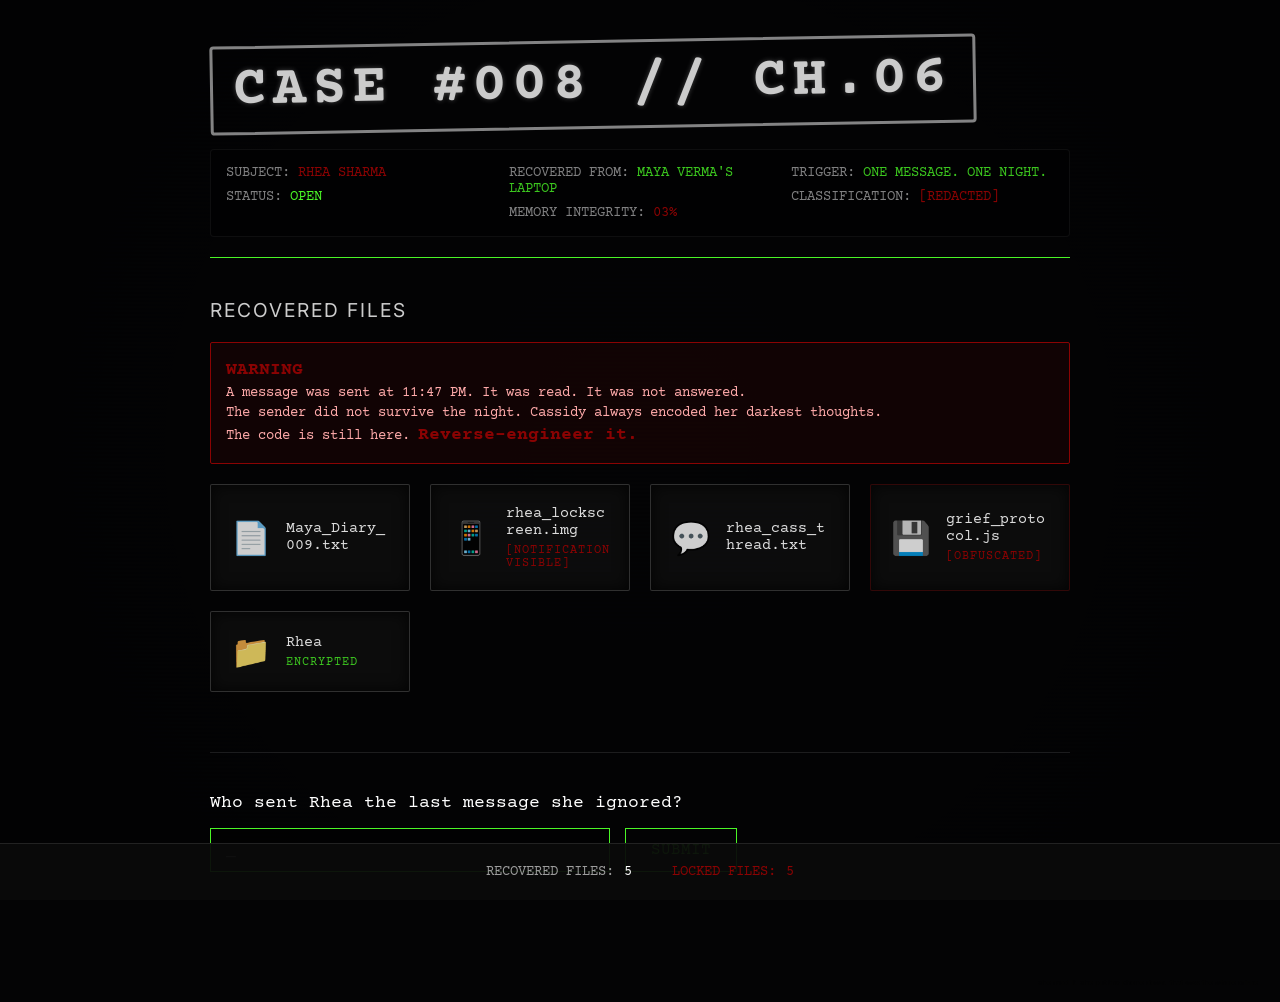
<file: chapter6.html>
<!DOCTYPE html>
<html lang="en">

<head>
    <meta charset="UTF-8">
    <meta name="viewport" content="width=device-width, initial-scale=1.0">
    <title>OSIRIS // CASE #008 - CH.06</title>

    <link rel="preconnect" href="https://fonts.googleapis.com">
    <link rel="preconnect" href="https://fonts.gstatic.com" crossorigin>
    <link href="https://fonts.googleapis.com/css2?family=Courier+Prime:ital,wght@0,400;0,700;1,400&family=Crimson+Text:ital,wght@0,400;0,600;1,400&family=Inter:wght@300;400;600&family=Special+Elite&display=swap" rel="stylesheet">

    <link rel="stylesheet" href="style.css">

    <style>
        body.archive-body {
            --font-typewriter: 'Courier Prime', 'Courier New', monospace;
        }
        body.archive-body .diary-text p,
        body.archive-body .diary-text h3 {
            line-height: 1.75;
            letter-spacing: 0.2px;
        }

        /* Phone lockscreen */
        .phone-shell {
            background: #0a0a0a;
            border: 2px solid #1c1c1e;
            border-radius: 44px;
            width: 300px;
            max-width: 88vw;
            padding: 0 0 20px;
            margin: 0 auto;
            overflow: hidden;
            box-shadow: 0 0 0 6px #111, 0 20px 60px rgba(0,0,0,0.9);
            font-family: -apple-system, 'Helvetica Neue', sans-serif;
        }
        .phone-notch { height: 28px; display: flex; align-items: center; justify-content: center; }
        .phone-pill { width: 90px; height: 6px; background: #1c1c1e; border-radius: 3px; }
        .phone-clock {
            text-align: center; color: #fff; font-size: 2.8rem; font-weight: 200;
            letter-spacing: 1px; padding: 8px 0 2px;
        }
        .phone-date { text-align: center; color: #999; font-size: 0.8rem; margin-bottom: 14px; }
        .notif-card {
            background: rgba(255,255,255,0.08); backdrop-filter: blur(20px);
            border-radius: 14px; margin: 0 12px 8px; padding: 10px 12px;
            display: flex; gap: 10px; align-items: flex-start;
            border: 1px solid rgba(255,255,255,0.06);
        }
        .notif-app-icon {
            width: 32px; height: 32px; border-radius: 8px;
            background: linear-gradient(135deg, #25d366, #128c7e);
            display: flex; align-items: center; justify-content: center;
            font-size: 1rem; flex-shrink: 0;
        }
        .notif-body { flex: 1; min-width: 0; }
        .notif-row { display: flex; justify-content: space-between; align-items: center; }
        .notif-app-name { font-size: 0.68rem; color: #aaa; font-weight: 600; text-transform: uppercase; letter-spacing: 0.3px; }
        .notif-ts { font-size: 0.65rem; color: #666; }
        .notif-sender { font-size: 0.82rem; font-weight: 700; color: #fff; margin: 3px 0 2px; }
        .notif-msg { font-size: 0.76rem; color: #aaa; line-height: 1.35; word-break: break-all; font-family: 'Courier Prime', monospace; }
        .notif-msg .enc { color: #ff6b6b; }
        .read-tick {
            text-align: center; font-size: 0.65rem; color: #2a2a2a;
            font-family: 'Courier Prime', monospace; letter-spacing: 1px; padding-top: 4px;
        }

        /* RE / Code challenge styles */
        .re-container {
            background: #050a06; border: 1px solid #1a3a1a; border-radius: 3px;
            font-family: 'Courier Prime', monospace; overflow: hidden; margin-top: 16px;
        }
        .re-titlebar {
            background: #0d1a0d; border-bottom: 1px solid #1a3a1a;
            padding: 8px 16px; display: flex; align-items: center; gap: 10px;
        }
        .re-dot { width: 10px; height: 10px; border-radius: 50%; }
        .re-filename {
            color: #4af626; font-size: 0.78rem; letter-spacing: 1px; margin-left: 4px;
            opacity: 0.8;
        }
        .re-body { padding: 20px; }
        .re-comment { color: #3a6b3a; }
        .re-keyword { color: #569cd6; }
        .re-string { color: #ce9178; }
        .re-number { color: #b5cea8; }
        .re-var { color: #9cdcfe; }
        .re-fn { color: #dcdcaa; }
        .re-code-line { line-height: 1.8; font-size: 0.9rem; white-space: pre; }
        .re-hint-box {
            background: #0d1a0d; border: 1px dashed #1a3a1a;
            padding: 14px 16px; margin-top: 18px; color: #3d7a50; font-size: 0.82rem; line-height: 1.7;
        }
        .re-hint-box strong { color: #4af626; }
        .re-hint-box code {
            color: #4af626; background: rgba(74,246,38,0.06); padding: 1px 5px;
        }
        .re-input-wrap { margin-top: 20px; }
        .re-input-label { color: #4af626; font-size: 0.75rem; letter-spacing: 2px; text-transform: uppercase; margin-bottom: 6px; display: block; }
        .re-input {
            width: 100%; background: #000; border: 1px solid #1a3a1a;
            color: #4af626; font-family: 'Courier Prime', monospace; font-size: 1rem;
            padding: 10px 14px; outline: none; letter-spacing: 2px;
        }
        .re-input:focus { border-color: #4af626; box-shadow: 0 0 0 1px rgba(74,246,38,0.15); }
        .re-submit {
            margin-top: 10px; background: transparent; border: 1px solid #4af626;
            color: #4af626; font-family: 'Courier Prime', monospace; font-size: 0.85rem;
            padding: 8px 20px; cursor: pointer; letter-spacing: 2px; transition: all 0.25s;
        }
        .re-submit:hover { background: rgba(74,246,38,0.1); }
        .re-error { color: var(--color-blood); font-size: 0.82rem; margin-top: 8px; min-height: 18px; }
        .re-success { color: #4af626; font-size: 0.85rem; margin-top: 8px; display: none; }

        /* Message thread */
        .thread-read { text-align: right; font-size: 0.68rem; color: #4af626;
            opacity: 0.5; padding: 0 18px 4px; font-family: 'Courier Prime', monospace; }
    </style>
</head>

<body class="archive-body">
    <div class="hidden-clue">she read it. she put the phone down. that was the whole crime.</div>

    <div id="caseboard-container">
        <header class="case-header">
            <h1 class="case-title stamp-effect">CASE #008 // CH.06</h1>
            <div class="case-meta-grid">
                <div class="meta-column">
                    <span>Subject: <span class="highlight-red">RHEA SHARMA</span></span>
                    <span>Status: <span class="highlight-green">OPEN</span></span>
                </div>
                <div class="meta-column">
                    <span>Recovered from: <span class="highlight-terminal">MAYA VERMA'S LAPTOP</span></span>
                    <span>Memory Integrity: <span class="highlight-red">03%</span></span>
                </div>
                <div class="meta-column">
                    <span>Trigger: <span class="highlight-terminal">ONE MESSAGE. ONE NIGHT.</span></span>
                    <span>Classification: <span class="highlight-red">[REDACTED]</span></span>
                </div>
            </div>
        </header>

        <h2 class="section-title">Recovered Files</h2>

        <div class="warning-message">
            <strong>WARNING</strong><br>
            A message was sent at 11:47 PM. It was read. It was not answered.<br>
            The sender did not survive the night. Cassidy always encoded her darkest thoughts.<br>
            The code is still here. <strong>Reverse-engineer it.</strong>
        </div>

        <div class="evidence-grid">
            <div class="evidence-item file-card" id="btn-diary9">
                <span class="icon">&#128196;</span>
                <div class="file-details">
                    <span class="filename">Maya_Diary_009.txt</span>
                </div>
            </div>
            <div class="evidence-item file-card" id="btn-phone">
                <span class="icon">&#128241;</span>
                <div class="file-details">
                    <span class="filename">rhea_lockscreen.img</span>
                    <span class="file-meta highlight-red">[NOTIFICATION VISIBLE]</span>
                </div>
            </div>
            <div class="evidence-item file-card" id="btn-thread">
                <span class="icon">&#128172;</span>
                <div class="file-details">
                    <span class="filename">rhea_cass_thread.txt</span>
                </div>
            </div>
            <div class="evidence-item file-card corrupted" id="btn-script">
                <span class="icon">&#128190;</span>
                <div class="file-details">
                    <span class="filename">grief_protocol.js</span>
                    <span class="file-meta highlight-red">[OBFUSCATED]</span>
                </div>
            </div>
            <div class="evidence-item file-card encrypted" id="btn-rhea">
                <span class="icon">&#128193;</span>
                <div class="file-details">
                    <span class="filename">Rhea</span>
                    <span class="file-meta highlight-terminal">Encrypted</span>
                </div>
            </div>
            <div class="evidence-item file-card" id="btn-note" style="display: none;">
                <span class="icon">&#128221;</span>
                <div class="file-details">
                    <span class="filename">maya_note.txt</span>
                </div>
            </div>
        </div>

        <div id="investigation-quiz" class="investigation-quiz">
            <label for="investigation-input" class="quiz-label">Who sent Rhea the last message she ignored?</label>
            <div class="input-row">
                <input type="text" id="investigation-input" class="terminal-input" autocomplete="off" spellcheck="false"
                    placeholder="_">
                <button id="submit-investigation" class="terminal-btn">SUBMIT</button>
            </div>
            <div id="quiz-feedback" class="quiz-feedback"></div>
        </div>

        <footer class="file-status-footer" id="case-footer">
            <div style="display: flex; gap: 40px; align-items: center; justify-content: center; width: 100%;">
                <div class="status-box recovered">
                    <span>RECOVERED FILES:</span>
                    <span class="count" id="count-recovered">5</span>
                </div>
                <div class="status-box locked">
                    <span style="color: var(--color-blood);">LOCKED FILES:</span>
                    <span class="count" id="count-locked" style="color: var(--color-blood);">5</span>
                </div>
            </div>
        </footer>
    </div>

    <!-- Diary 009 -->
    <div id="modal-diary9" class="modal">
        <div class="modal-content diary-content">
            <button class="close-modal">&times;</button>
            <div class="diary-text">
                <h3>December 01</h3>
                <p>Cassidy reached out to Rhea that night.</p>
                <p>Not through anyone else. Not cryptically.</p>
                <p>One message, at 11:47 PM.</p>
                <br>
                <p>Rhea read it. The phone logged the read receipt.</p>
                <p>She put the phone down and went to sleep.</p>
                <br>
                <p>By 4 AM, Cassidy was gone.</p>
                <br>
                <p>Rhea told the welfare office she didn't see it until morning.</p>
                <p>The timestamp says otherwise.</p>
                <br>
                <p>Cassidy always scrambled her private messages with a script she wrote herself.</p>
                <p><em>grief_protocol.js</em> — found still running on her laptop.</p>
                <p>The output is what she meant to say.</p>
                <p>The key she used was the name of the person she needed most.</p>
            </div>
        </div>
    </div>

    <!-- Phone lockscreen -->
    <div id="modal-phone" class="modal">
        <div class="modal-content" style="background:#0d0d0d; border-color:#1c1c1e; max-width:360px; width:90vw; padding:28px 18px;">
            <button class="close-modal">&times;</button>
            <div style="color:#3a3a3a; font-family:'Courier Prime',monospace; font-size:0.72rem; text-align:center; text-transform:uppercase; letter-spacing:2px; margin-bottom:14px;">rhea_lockscreen.img // recovered</div>
            <div class="phone-shell">
                <div class="phone-notch"><div class="phone-pill"></div></div>
                <div style="display:flex; justify-content:space-between; padding:0 18px 4px; font-size:0.68rem; color:#666;">
                    <span>11:47</span><span>&#9679;&#9679;&#9679;&#9659;</span>
                </div>
                <div class="phone-clock">11:47</div>
                <div class="phone-date">Tuesday, December 1, 2025</div>
                <div class="notif-card">
                    <div class="notif-app-icon">&#128172;</div>
                    <div class="notif-body">
                        <div class="notif-row">
                            <span class="notif-app-name">Messages</span>
                            <span class="notif-ts">now</span>
                        </div>
                        <div class="notif-sender">Cass &#10084;</div>
                        <div class="notif-msg"><span class="enc">0x61 0x77 0x63 0x60</span> 0x15 0x70&hellip;</div>
                    </div>
                </div>
                <div class="read-tick">&#10003;&#10003; Read &nbsp; 11:47 PM</div>
            </div>
            <p style="margin-top:14px; color:#333; font-family:'Courier Prime',monospace; font-size:0.78rem; text-align:center; line-height:1.6;">
                The first four bytes of the message are encoded.<br>
                <span style="color:#222;">Open <em>grief_protocol.js</em> to decode them.</span>
            </p>
        </div>
    </div>

    <!-- Rhea ↔ Cass thread -->
    <div id="modal-thread" class="modal">
        <div class="modal-content chat-content instagram-dm" style="max-width:440px; width:92vw;">
            <button class="close-modal">&times;</button>
            <div class="dm-header">
                <div class="dm-avatar" style="background:linear-gradient(135deg,#25d366,#128c7e);"></div>
                <div class="dm-info">
                    <h2>Cass &#10084;</h2>
                    <span class="dm-status">last active Dec 1 · 11:49 PM</span>
                </div>
            </div>
            <div class="chat-log dm-log">
                <div class="dm-bubble received"><span class="text">you've been so distant lately</span></div>
                <div class="dm-bubble sent"><span class="text">i'm just tired. a lot going on.</span></div>
                <div class="dm-bubble received"><span class="text">i feel invisible when i'm around you</span></div>
                <div class="dm-bubble sent"><span class="text">don't do this tonight cass</span></div>
                <div class="dm-bubble received"><span class="text">you make me feel like i'm invisible. like nothing i say matters.</span></div>
                <div class="dm-bubble received"><span class="text">like i'm shouting into a wall</span></div>
                <div class="dm-bubble sent"><span class="text">i'm exhausted. can we talk tomorrow</span></div>
                <div class="dm-bubble received"><span class="text">tomorrow won't work</span></div>
                <div class="dm-bubble received" style="border: 1px solid rgba(255,80,80,0.2); background:rgba(138,3,3,0.12);">
                    <span class="text" style="color:#ffaaaa; font-family:'Courier Prime',monospace; font-size:0.82rem; word-break:break-all; letter-spacing:1px;">
                        0x61 0x77 0x63 0x60 0x15 0x70 0x71 0x14 0x72 0x73 0x68 0x14 0x7a 0x1f 0x76 0x7f 0x7e 0x7b
                    </span>
                </div>
            </div>
            <div class="thread-read">&#10003;&#10003;&nbsp; Read &middot; 11:47 PM</div>
        </div>
    </div>

    <!-- grief_protocol.js — REVERSE ENGINEERING CHALLENGE -->
    <div id="modal-script" class="modal">
        <div class="modal-content osint-content" style="max-width:860px; width:95vw; background:#050a06; border-color:#1a3a1a; padding:28px;">
            <button class="close-modal" style="color:#3a6b3a;">&times;</button>

            <div style="color:#3a6b3a; font-family:'Courier Prime',monospace; font-size:0.72rem; text-transform:uppercase; letter-spacing:2px; margin-bottom:14px;">
                &#9654; CTF CATEGORY: REVERSE ENGINEERING
            </div>

            <div class="warning-message" style="border-color:#1a3a1a; background:rgba(74,246,38,0.04); color:#9fe89f;">
                Cassidy's minified encoding script &mdash; found still running on her laptop at 11:47 PM, December 1.<br>
                <strong>Reverse-engineer the obfuscated code. Find what <code style="color:#4af626">window._cass</code> evaluates to.</strong><br>
                <span style="color:#3d7a50; font-size:0.82rem;">Paste the code block into DevTools and run it, or trace every stage manually. There are TWO decode stages.</span>
            </div>

            <div class="re-container">
                <div class="re-titlebar">
                    <div class="re-dot" style="background:#ff5f57;"></div>
                    <div class="re-dot" style="background:#febc2e;"></div>
                    <div class="re-dot" style="background:#28c840;"></div>
                    <span class="re-filename">grief_protocol.min.js &nbsp;&#8212;&nbsp; 2025-12-01 23:47:02</span>
                </div>
                <div class="re-body">
<pre class="re-code-line"><span class="re-comment">// grief_protocol.min.js — Cassidy Park</span>
<span class="re-comment">// "if you know the process you know the answer" — C.P.</span>
</pre>
<pre class="re-code-line">
<span class="re-comment">// decoy pool — not all of these are relevant</span>
<span class="re-keyword">var</span> <span class="re-var">_0x3a1</span> = [<span class="re-string">'V0tEVw=='</span>, <span class="re-string">'cGFzc3dvcmQ='</span>, <span class="re-string">'RVJST1I='</span>, <span class="re-string">'a2V5'</span>];

<span class="re-comment">// stage-1 key derivation</span>
<span class="re-keyword">var</span> <span class="re-var">_0x3d2</span> = [<span class="re-number">0x37</span>, <span class="re-number">0x3d</span>, <span class="re-number">0x28</span>, <span class="re-number">0x38</span>];
<span class="re-keyword">var</span> <span class="re-fn">_0x1a9</span> = <span class="re-keyword">function</span>(<span class="re-var">_a</span>, <span class="re-var">_n</span>) {
    <span class="re-keyword">return</span> <span class="re-var">_a</span>.<span class="re-fn">map</span>(<span class="re-keyword">function</span>(<span class="re-var">_v</span>) { <span class="re-keyword">return</span> <span class="re-var">_v</span> - <span class="re-var">_n</span>; });
};
<span class="re-keyword">var</span> <span class="re-var">_0x5fc</span> = <span class="re-fn">_0x1a9</span>(<span class="re-var">_0x3d2</span>, <span class="re-fn">~~</span>(<span class="re-number">1</span>));

<span class="re-comment">// stage-1 encoded payload</span>
<span class="re-keyword">var</span> <span class="re-var">_0x9b4</span> = [<span class="re-number">0x61</span>, <span class="re-number">0x77</span>, <span class="re-number">0x63</span>, <span class="re-number">0x60</span>];
<span class="re-keyword">var</span> <span class="re-var">_0x2e1</span> = <span class="re-var">_0x9b4</span>.<span class="re-fn">map</span>(<span class="re-keyword">function</span>(<span class="re-var">_b</span>, <span class="re-var">_i</span>) {
    <span class="re-keyword">return</span> <span class="re-var">_b</span> ^ <span class="re-var">_0x5fc</span>[<span class="re-var">_i</span> % <span class="re-var">_0x5fc</span>.length];
});

<span class="re-comment">// stage-2 character transform</span>
<span class="re-keyword">var</span> <span class="re-var">_0x4a7</span> = -(<span class="re-fn">~~</span>(<span class="re-number">6</span> / <span class="re-number">2</span>));
<span class="re-var">window</span>.<span class="re-var">_cass</span> = <span class="re-var">_0x2e1</span>.<span class="re-fn">map</span>(<span class="re-keyword">function</span>(<span class="re-var">_c</span>) {
    <span class="re-keyword">return</span> <span class="re-fn">String</span>.<span class="re-fn">fromCharCode</span>(<span class="re-var">_c</span> + <span class="re-var">_0x4a7</span>);
}).<span class="re-fn">join</span>(<span class="re-string">''</span>);

<span class="re-comment">// &gt; window._cass</span></pre>
                </div>
            </div>

            <div class="re-hint-box">
                <strong>Stage 1 &mdash; Key derivation:</strong> <code>_0x3d2</code> is a seed array. <code>_0x1a9(arr, n)</code> maps <code>v - n</code> over the array. <code>~~(1)</code> is a bitwise floor of 1. Compute <code>_0x5fc</code>.<br>
                <strong>Stage 1 &mdash; XOR:</strong> each byte of <code>_0x9b4</code> is XORed with the derived key (cycling) to produce <code>_0x2e1</code> — an intermediate value. It is NOT the answer yet.<br>
                <strong>Stage 2 &mdash; Character shift:</strong> <code>_0x4a7</code> is a negative integer. Each intermediate value has <code>_0x4a7</code> added before <code>String.fromCharCode</code>. <code>~~(6/2)</code> evaluates to what?<br>
                <br>
                <span style="color:#2a5c38;">The decoy pool <code>_0x3a1</code> contains base64 strings. They are not part of the computation path for <code>window._cass</code>.</span>
            </div>

            <div class="re-input-wrap">
                <label class="re-input-label" for="re-answer-input">// window._cass =</label>
                <input type="text" id="re-answer-input" class="re-input" placeholder="paste decoded output" autocomplete="off" spellcheck="false" maxlength="30">
                <div id="re-error" class="re-error"></div>
                <button class="re-submit" id="re-submit-btn">[ EXECUTE DECODE ]</button>
                <div id="re-success" class="re-success">&#10003; DECRYPTION CONFIRMED &mdash; output logged.</div>
            </div>
        </div>
    </div>

    <!-- Rhea folder (encrypted) -->
    <div id="modal-rhea" class="modal">
        <div class="modal-content">
            <button class="close-modal">&times;</button>
            <div class="folder-header">
                <h2>/Rhea/</h2>
            </div>
            <div class="explorer-grid">
                <div class="explorer-item" id="btn-rhea-dm">
                    <span class="icon">&#128172;</span>
                    <span class="filename">Messages (Cass)</span>
                </div>
                <div class="explorer-item" id="btn-vault">
                    <span class="icon">&#128230;</span>
                    <span class="filename">silence.zip</span>
                </div>
            </div>
        </div>
    </div>

    <!-- Vault key -->
    <div id="modal-vault-key" class="modal">
        <div class="modal-content password-prompt-content fullscreen-prompt">
            <button class="close-modal">&times;</button>
            <h2 class="confidential-title">silence.zip</h2>
            <div style="margin: 20px 0; color: #666; font-family: var(--font-typewriter); font-size: 0.9rem; max-width:600px; text-align:center;">
                SYS_NOTE: DECRYPT KEY = <strong style="color:#888;">the word Cass said Rhea made her feel</strong><br>
                <span style="color:#555; font-size:0.8rem;">Hint: she said it twice. In the thread.</span>
            </div>
            <div class="password-input-wrapper">
                <input type="text" id="vault-input" autocomplete="off" spellcheck="false"
                    placeholder="ENTER KEY">
                <button id="vault-submit-btn">UNLOCK</button>
            </div>
            <div id="vault-error"></div>
        </div>
    </div>

    <!-- Vault contents -->
    <div id="modal-vault-contents" class="modal">
        <div class="modal-content fcrack-content">
            <button class="close-modal">&times;</button>
            <div class="folder-header">
                <h2>/silence/</h2>
            </div>
            <div class="fcrack-grid">
                <div class="fcrack-file txt-file">
                    <div class="txt-content"
                        style="background:#fff; color:#000; font-family:'Times New Roman', serif; font-size:0.86rem;">
                        <strong style="font-size:1.05rem; border-bottom:2px solid #000; display:block; padding-bottom:5px; margin-bottom:10px;">STUDENT WELFARE — INCIDENT REPORT</strong>
                        Date: 02 December 2025 &nbsp;&bull;&nbsp; Time: approx. 04:00<br>
                        Subject: Cassidy Park (2nd year, Psychology)<br>
                        Last outbound message: 11:47 PM &rarr; R. Sharma<br><br>
                        <span style="color:#a00;">Status: Deceased. Manner: self-inflicted.</span><br><br>
                        Note: Read receipt confirmed on recipient device at 11:47 PM. No response sent.
                    </div>
                    <span class="filename">welfare_report.txt</span>
                </div>

                <div class="fcrack-file txt-file">
                    <div class="txt-content" style="background:#111; border:1px solid #333; font-size:0.9rem;">
                        <span style="color:#ff5555; font-size:0.7rem; display:block; margin-bottom:12px;">RHEA'S STATEMENT</span>
                        "I didn't see it until the morning."<br><br>
                        "I had no idea she was in that kind of state."<br><br>
                        "We hadn't spoken properly in weeks."<br><br>
                        <span style="color:#555;">Note: phone log reviewed. Read receipt: 11:47 PM, Dec 1. Statement inconsistent.</span>
                    </div>
                    <span class="filename">rhea_statement.txt</span>
                </div>

                <div class="fcrack-file txt-file">
                    <div class="txt-content" style="background:#0d0d0d; border:1px solid #333; color:#888; font-family:monospace;">
                        i keep thinking about what it feels like<br>
                        to watch your message go blue<br><br>
                        and then.<br><br>
                        nothing.<br><br>
                        the silence that comes back is a kind of answer.<br><br>
                        <span style="color:#9fe89f;">- Maya, unsent</span>
                    </div>
                    <span class="filename">unsent_note.txt</span>
                </div>
            </div>
        </div>
    </div>

    <!-- maya_note (revealed after Q1) -->
    <div id="modal-note" class="modal">
        <div class="modal-content diary-content">
            <button class="close-modal" id="note-close-btn">&times;</button>
            <div class="diary-text">
                <h3>maya_note.txt</h3>
                <p style="color:#8a0303;">Maya:</p>
                <p>Cass wrote her last message in code. She always did when she was at her worst.</p>
                <p>Open <strong>grief_protocol.js</strong>. Reverse the function. Read what she needed.</p>
                <br>
                <p>The script encodes using XOR — <em>b ^ mask[i % mask.length]</em>.</p>
                <p>The mask is given. The data is given. Run it in your console. Or trace it by hand.</p>
                <br>
                <p>Then tell me: what word did we all watch Rhea choose instead?</p>
            </div>
        </div>
    </div>

    <!-- Despair summary -->
    <div id="modal-summary" class="modal" style="z-index: 10000;">
        <div class="modal-content"
            style="background:#000; border:1px solid var(--color-blood); max-width:600px; padding:40px; text-align:left; font-family:var(--font-typewriter); color:#fff;">
            <button class="close-modal" id="summary-close-btn">&times;</button>
            <h2 style="color:var(--color-blood); border-bottom:1px solid #333; padding-bottom:10px; margin-bottom:20px;">SUBJECT: RHEA SHARMA</h2>
            <h3 style="color:#888; margin-bottom:30px;">CLASSIFICATION: DESPAIR</h3>
            <div style="font-size:1.1rem; line-height:1.8;">
                <span style="color:#555; text-transform:uppercase;">Findings:</span><br><br>
                &gt; A message read at 11:47 PM. No reply sent.<br>
                &gt; Cassidy Park found deceased at 4:00 AM, December 2.<br>
                &gt; Rhea's statement contradicted by read receipt.<br>
                <br>
                <span style="color:var(--color-terminal);">&gt; She chose silence. The cost of doing nothing was a life.</span>
            </div>
            <div id="case-confirm-btn"
                style="margin-top:40px; text-align:center; border:1px solid var(--color-blood); color:var(--color-blood); padding:10px; font-weight:bold; letter-spacing:2px; cursor:pointer; transition:all 0.3s;"
                onmouseover="this.style.background='var(--color-blood)'; this.style.color='#000';"
                onmouseout="this.style.background='transparent'; this.style.color='var(--color-blood)';">
                CASE CONFIRMED
            </div>
        </div>
    </div>

    <div id="end-chapter-overlay" class="screen cut-screen" style="display:none; z-index: 20000;">
        <div id="sequence-text" class="terminal-sequence"></div>
    </div>

    <script src="notify-client.js"></script>
    <script src="chapter6.js"></script>
</body>

</html>
</file>
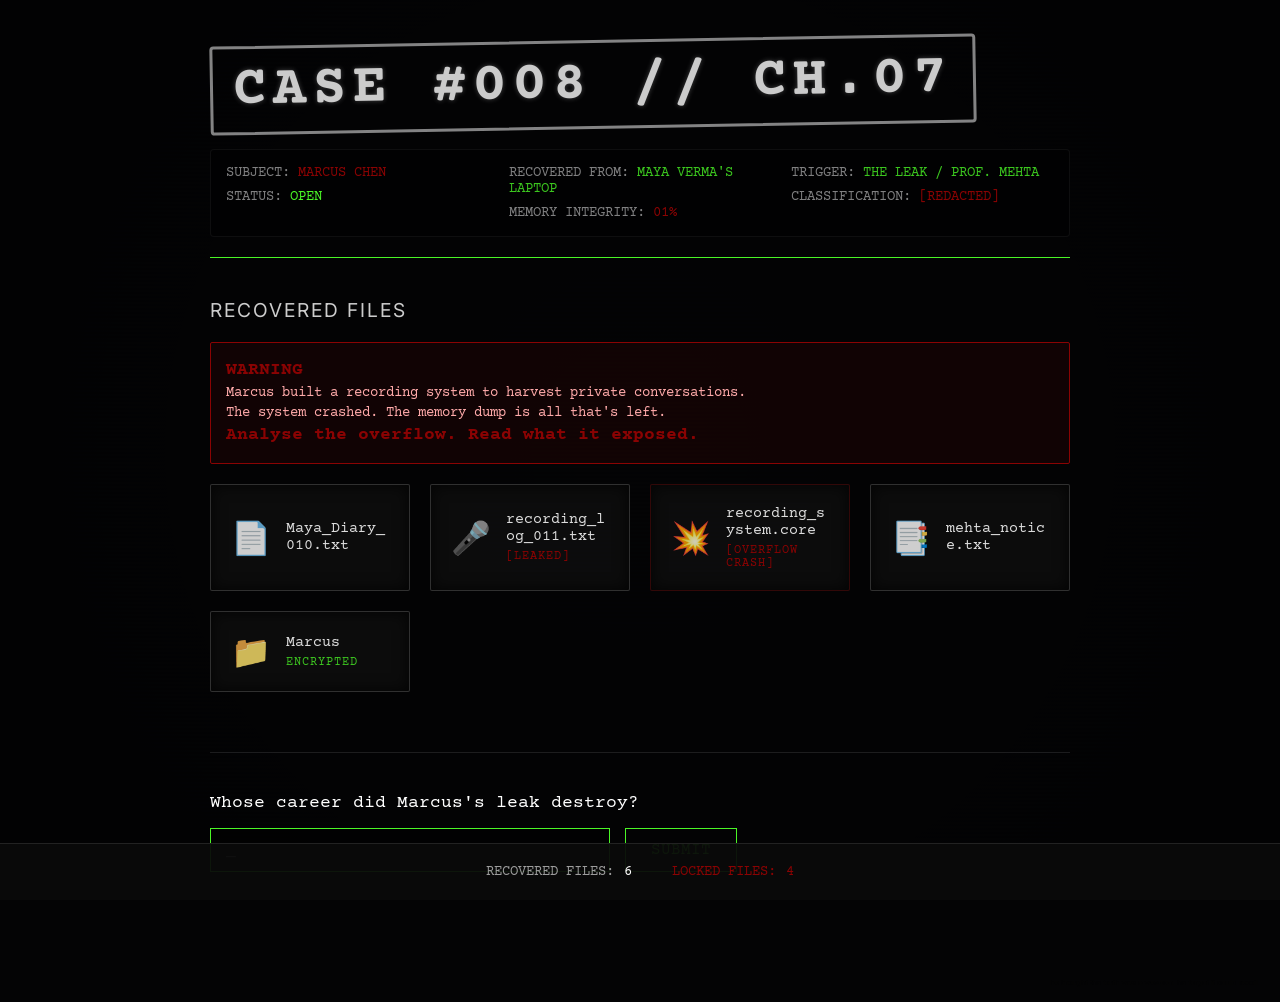
<file: chapter7.html>
<!DOCTYPE html>
<html lang="en">

<head>
    <meta charset="UTF-8">
    <meta name="viewport" content="width=device-width, initial-scale=1.0">
    <title>OSIRIS // CASE #008 - CH.07</title>

    <link rel="preconnect" href="https://fonts.googleapis.com">
    <link rel="preconnect" href="https://fonts.gstatic.com" crossorigin>
    <link href="https://fonts.googleapis.com/css2?family=Courier+Prime:ital,wght@0,400;0,700;1,400&family=Crimson+Text:ital,wght@0,400;0,600;1,400&family=Inter:wght@300;400;600&family=Special+Elite&display=swap" rel="stylesheet">

    <link rel="stylesheet" href="style.css">

    <style>
        body.archive-body {
            --font-typewriter: 'Courier Prime', 'Courier New', monospace;
        }
        body.archive-body .diary-text p,
        body.archive-body .diary-text h3 {
            line-height: 1.75;
            letter-spacing: 0.2px;
        }

        /* Binary Exploitation — Crash dump / memory viewer */
        .crash-shell {
            background: #050505;
            border: 1px solid #1a1a1a;
            font-family: 'Courier Prime', monospace;
            font-size: 0.85rem;
            overflow: hidden;
        }
        .crash-titlebar {
            background: #0f0f0f;
            border-bottom: 1px solid #1a1a1a;
            padding: 8px 14px;
            color: #ff5555;
            font-size: 0.75rem;
            letter-spacing: 1px;
            display: flex;
            align-items: center;
            gap: 8px;
        }
        .crash-titlebar::before { content: "⬤"; color: #ff5f57; }
        .crash-body { padding: 16px 20px; overflow-x: auto; }
        .crash-line { line-height: 1.9; white-space: pre; color: #9fe89f; }
        .crash-line .off  { color: #555; }
        .crash-line .hex  { color: #9fe89f; }
        .crash-line .hex-hi { color: #ffff55; font-weight: bold; }   /* highlighted bytes */
        .crash-line .asc  { color: #888; }
        .crash-line .asc-hi { color: #ff8c00; font-weight: bold; }  /* ASCII fragment */
        .crash-sep { color: #2a2a2a; margin: 8px 0; }
        .crash-note { color: #ff4444; font-size: 0.78rem; }
        .crash-ok   { color: #4af626; font-size: 0.78rem; }

        /* Exploit input area */
        .exploit-lab {
            background: #050505;
            border: 1px solid #1a1a1a;
            margin-top: 18px;
            padding: 18px 20px;
            font-family: 'Courier Prime', monospace;
        }
        .exploit-lab-head {
            color: #ff4444;
            font-size: 0.75rem;
            letter-spacing: 2px;
            text-transform: uppercase;
            margin-bottom: 14px;
            border-bottom: 1px solid #1a1a1a;
            padding-bottom: 8px;
        }
        .exploit-hint {
            color: #555;
            font-size: 0.82rem;
            line-height: 1.7;
            margin-bottom: 14px;
        }
        .exploit-hint strong { color: #888; }
        .exploit-hint code   { color: #ffff55; background: rgba(255,255,0,0.04); padding: 1px 5px; }
        .exploit-q {
            color: #ff8c00;
            font-size: 0.88rem;
            margin-bottom: 10px;
            line-height: 1.6;
        }
        .exploit-input {
            width: 100%;
            background: #000;
            border: 1px solid #ff4444;
            color: #ff8c00;
            font-family: 'Courier Prime', monospace;
            font-size: 0.95rem;
            padding: 10px 14px;
            outline: none;
            letter-spacing: 2px;
        }
        .exploit-input:focus { box-shadow: 0 0 0 1px rgba(255,68,68,0.3); }
        .exploit-btn {
            margin-top: 10px;
            background: transparent;
            border: 1px solid #ff4444;
            color: #ff4444;
            font-family: 'Courier Prime', monospace;
            font-size: 0.85rem;
            padding: 8px 20px;
            cursor: pointer;
            letter-spacing: 2px;
            transition: all 0.25s;
        }
        .exploit-btn:hover { background: rgba(255,68,68,0.1); }
        .exploit-error { color: var(--color-blood); font-size: 0.82rem; margin-top: 8px; min-height: 18px; }

        /* Recording log transcript */
        .rec-log {
            background: #080808;
            border: 1px solid #1a1a1a;
            padding: 18px 20px;
            font-family: 'Courier Prime', monospace;
            font-size: 0.84rem;
            line-height: 1.8;
            color: #888;
            max-height: 340px;
            overflow-y: auto;
        }
        .rec-log .ts   { color: #444; }
        .rec-log .sys  { color: #ff4444; }
        .rec-log .user { color: #aaa; }
        .rec-log .priv { color: var(--color-terminal); }
    </style>
</head>

<body class="archive-body">
    <div class="hidden-clue">he thought the truth was a weapon. he forgot it could recoil.</div>

    <div id="caseboard-container">
        <header class="case-header">
            <h1 class="case-title stamp-effect">CASE #008 // CH.07</h1>
            <div class="case-meta-grid">
                <div class="meta-column">
                    <span>Subject: <span class="highlight-red">MARCUS CHEN</span></span>
                    <span>Status: <span class="highlight-green">OPEN</span></span>
                </div>
                <div class="meta-column">
                    <span>Recovered from: <span class="highlight-terminal">MAYA VERMA'S LAPTOP</span></span>
                    <span>Memory Integrity: <span class="highlight-red">01%</span></span>
                </div>
                <div class="meta-column">
                    <span>Trigger: <span class="highlight-terminal">THE LEAK / PROF. MEHTA</span></span>
                    <span>Classification: <span class="highlight-red">[REDACTED]</span></span>
                </div>
            </div>
        </header>

        <h2 class="section-title">Recovered Files</h2>

        <div class="warning-message">
            <strong>WARNING</strong><br>
            Marcus built a recording system to harvest private conversations.<br>
            The system crashed. The memory dump is all that's left.<br>
            <strong>Analyse the overflow. Read what it exposed.</strong>
        </div>

        <div class="evidence-grid">
            <div class="evidence-item file-card" id="btn-diary10">
                <span class="icon">&#128196;</span>
                <div class="file-details">
                    <span class="filename">Maya_Diary_010.txt</span>
                </div>
            </div>
            <div class="evidence-item file-card" id="btn-transcript">
                <span class="icon">&#127908;</span>
                <div class="file-details">
                    <span class="filename">recording_log_011.txt</span>
                    <span class="file-meta highlight-red">[LEAKED]</span>
                </div>
            </div>
            <div class="evidence-item file-card corrupted" id="btn-dump">
                <span class="icon">&#128165;</span>
                <div class="file-details">
                    <span class="filename">recording_system.core</span>
                    <span class="file-meta highlight-red">[OVERFLOW CRASH]</span>
                </div>
            </div>
            <div class="evidence-item file-card" id="btn-obituary">
                <span class="icon">&#128209;</span>
                <div class="file-details">
                    <span class="filename">mehta_notice.txt</span>
                </div>
            </div>
            <div class="evidence-item file-card encrypted" id="btn-marcus">
                <span class="icon">&#128193;</span>
                <div class="file-details">
                    <span class="filename">Marcus</span>
                    <span class="file-meta highlight-terminal">Encrypted</span>
                </div>
            </div>
            <div class="evidence-item file-card" id="btn-note" style="display: none;">
                <span class="icon">&#128221;</span>
                <div class="file-details">
                    <span class="filename">maya_note.txt</span>
                </div>
            </div>
        </div>

        <div id="investigation-quiz" class="investigation-quiz">
            <label for="investigation-input" class="quiz-label">Whose career did Marcus's leak destroy?</label>
            <div class="input-row">
                <input type="text" id="investigation-input" class="terminal-input" autocomplete="off" spellcheck="false"
                    placeholder="_">
                <button id="submit-investigation" class="terminal-btn">SUBMIT</button>
            </div>
            <div id="quiz-feedback" class="quiz-feedback"></div>
        </div>

        <footer class="file-status-footer" id="case-footer">
            <div style="display: flex; gap: 40px; align-items: center; justify-content: center; width: 100%;">
                <div class="status-box recovered">
                    <span>RECOVERED FILES:</span>
                    <span class="count" id="count-recovered">6</span>
                </div>
                <div class="status-box locked">
                    <span style="color: var(--color-blood);">LOCKED FILES:</span>
                    <span class="count" id="count-locked" style="color: var(--color-blood);">4</span>
                </div>
            </div>
        </footer>
    </div>

    <!-- Diary 010 -->
    <div id="modal-diary10" class="modal">
        <div class="modal-content diary-content">
            <button class="close-modal">&times;</button>
            <div class="diary-text">
                <h3>December 05</h3>
                <p>Marcus had a system.</p>
                <p>He called it a "documentation project."</p>
                <p>It was a recording app he wrote himself.</p>
                <br>
                <p>He'd leave his phone near conversations he wasn't invited to.</p>
                <p>Log them. Annotate them. Archive them.</p>
                <p>Over three years, he built a library of other people's private moments.</p>
                <br>
                <p>The one he leaked was Prof. Mehta's.</p>
                <p>A session recording — private, unguarded, not meant for anyone.</p>
                <p>Marcus published it anonymously on three forums.</p>
                <br>
                <p>Mehta was fired within the week.</p>
                <p>The university opened a conduct review.</p>
                <p>Two months later, Mehta was dead.</p>
                <br>
                <p>Marcus's system crashed the night of the leak.</p>
                <p>The core dump is the only thing that survived.</p>
                <p>The overflow exposed something he never meant to share.</p>
            </div>
        </div>
    </div>

    <!-- Recording log transcript -->
    <div id="modal-transcript" class="modal">
        <div class="modal-content osint-content" style="max-width:740px; width:94vw; background:#080808; border-color:#1a1a1a;">
            <button class="close-modal" style="color:#555;">&times;</button>
            <div class="folder-header">
                <h2 style="color:#ff4444;">recording_log_011.txt — LEAKED</h2>
            </div>
            <div class="rec-log">
<span class="ts">[2025-11-14 19:03:11]</span> <span class="sys">SYSTEM</span>  Recording session started. Alias: <span class="user">PROF_MEHTA_OFFICE</span><br>
<span class="ts">[2025-11-14 19:03:14]</span> <span class="user">RECORDING</span> ...<br>
<span class="ts">[2025-11-14 19:08:22]</span> <span class="priv">[SUBJECT]</span> "I don't know how much longer I can do this."<br>
<span class="ts">[2025-11-14 19:08:45]</span> <span class="priv">[SUBJECT]</span> "The students think I have it together. I really don't."<br>
<span class="ts">[2025-11-14 19:10:03]</span> <span class="priv">[SUBJECT]</span> "I've been thinking about leaving. Not just the job."<br>
<span class="ts">[2025-11-14 19:10:08]</span> <span class="user">RECORDING</span> ...<br>
<span class="ts">[2025-11-14 19:22:17]</span> <span class="sys">SYSTEM</span>  Session ended. Duration: 19m 06s.<br>
<span class="ts">[2025-11-14 19:22:18]</span> <span class="sys">SYSTEM</span>  Note written by operator: <span style="color:#ff8c00;">"good material. this one has weight."</span><br>
<span class="ts">[2025-11-14 19:22:30]</span> <span class="sys">SYSTEM</span>  File archived. Alias field: PROF_MEHTA_OFFICE<br>
                <br>
<span class="ts">[2025-11-28 02:11:04]</span> <span class="sys">SYSTEM</span>  <span style="color:#ff4444;">EXPORT TRIGGERED. Target: /tmp/leak_011.mp3</span><br>
<span class="ts">[2025-11-28 02:11:06]</span> <span class="sys">SYSTEM</span>  <span style="color:#ff4444;">Upload initiated to 3 forum endpoints.</span><br>
<span class="ts">[2025-11-28 02:11:14]</span> <span class="sys">SYSTEM</span>  <span style="color:#ff4444;">Upload complete. Anonymous. No attribution metadata.</span><br>
            </div>
        </div>
    </div>

    <!-- recording_system.core — BINARY EXPLOITATION CHALLENGE -->
    <div id="modal-dump" class="modal">
        <div class="modal-content osint-content" style="max-width:920px; width:96vw; background:#050505; border-color:#1a1a1a; padding:24px;">
            <button class="close-modal" style="color:#333;">&times;</button>

            <div style="color:#ff4444; font-family:'Courier Prime',monospace; font-size:0.72rem; text-transform:uppercase; letter-spacing:2px; margin-bottom:14px;">
                &#9654; CTF CATEGORY: BINARY EXPLOITATION
            </div>

            <div class="warning-message" style="border-color:#3a1a1a; background:rgba(255,68,68,0.06); color:#ff9999;">
                Marcus's recording_system crashed during the leak. A buffer overflow corrupted the notes field.<br>
                Notes are <strong>XOR-encoded</strong> at rest using an internal magic constant.<br>
                <strong>Read the source. Find the key. Decrypt the overflow bytes.</strong> The fragment is not plaintext in the dump.
            </div>

            <!-- Source pseudocode -->
            <div class="crash-shell" style="margin-bottom:14px;">
                <div class="crash-titlebar" style="color:#ffaa44;">recording_system.py (decompiled) &nbsp;|&nbsp; forensics reconstruction</div>
                <div class="crash-body" style="color:#aaa;">
<div class="crash-line" style="color:#ff8888;">def log_recording(alias: str, notes: str) -&gt; None:</div>
<div class="crash-line">    <span class="off">    </span><span style="color:#569cd6;">MAGIC</span>  = <span style="color:#b5cea8;">0x4f534953</span>   <span class="off"># integrity marker &mdash; 4 bytes</span></div>
<div class="crash-line">    <span class="off">    </span>buf    = bytearray(<span style="color:#b5cea8;">40</span>)    <span class="off"># alias buffer: 40 bytes, FIXED</span></div>
<div class="crash-line">    <span class="off">    </span>key    = MAGIC.to_bytes(<span style="color:#b5cea8;">4</span>, <span style="color:#ce9178;">'big'</span>)  <span class="off"># [0x4f, 0x53, 0x49, 0x53]</span></div>
<div class="crash-line"> </div>
<div class="crash-line">    <span class="off">    </span><span class="off"># notes are XOR-encoded before storage</span></div>
<div class="crash-line">    <span class="off">    </span>enc_notes = bytes([b ^ key[i % <span style="color:#b5cea8;">4</span>] <span style="color:#569cd6;">for</span> i, b <span style="color:#569cd6;">in</span> enumerate(notes.encode())])</div>
<div class="crash-line"> </div>
<div class="crash-line" style="color:#ff5555;">    buf[:len(alias)] = alias.encode()  # [VULN] no bounds check</div>
<div class="crash-line" style="color:#ff5555;">    # alias len=49 &gt; buf[40] &rarr; 9-byte overflow into enc_notes region</div>
                </div>
            </div>

            <!-- Memory dump -->
            <div class="crash-shell">
                <div class="crash-titlebar">recording_system.core &nbsp;|&nbsp; SIGSEGV @ rip=0x0055 &nbsp;|&nbsp; forensics team analysis</div>
                <div class="crash-body">
<div class="crash-line"><span class="off">offset   </span><span class="off">00 01 02 03 04 05 06 07  08 09 0a 0b 0c 0d 0e 0f</span>  <span class="off">ASCII</span></div>
<div class="crash-sep">────────────────────────────────────────────────────────────────────────</div>
<div class="crash-line"><span class="off">0x0000  </span><span class="hex"> 72 65 63 5f 73 79 73 74  65 6d 5f 76 30 2e 33 2e</span>  <span class="asc">rec_system_v0.3.</span></div>
<div class="crash-line"><span class="off">0x0010  </span><span class="hex"> 31 00 00 00 00 00 00 00  00 00 00 00 00 00 00 00</span>  <span class="asc">1...............</span></div>
<div class="crash-sep"> </div>
<div class="crash-line" style="color:#ff8888;"><span class="off">  ↓ MAGIC at 0x0020 (big-endian 4-byte int, used as XOR key for notes field)</span></div>
<div class="crash-sep"> </div>
<div class="crash-line"><span class="off">0x0020  </span><span class="hex hex-hi"> 4f 53 49 53</span><span class="hex"> 00 00 00 00  00 00 00 00 00 00 00 00</span>  <span class="asc-hi">OSIS</span><span class="asc">............</span></div>
<div class="crash-sep"> </div>
<div class="crash-line" style="color:#ff8888;"><span class="off">  ↓ alias buf[40] starts 0x0030 (40 bytes). overflow threshold: 0x0030 + 0x28 = 0x0058</span></div>
<div class="crash-sep"> </div>
<div class="crash-line"><span class="off">0x0030  </span><span class="hex"> 50 52 4f 46 5f 4d 45 48  54 41 5f 4c 45 41 4b 00</span>  <span class="asc">PROF_MEHTA_LEAK.</span></div>
<div class="crash-line"><span class="off">0x0040  </span><span class="hex"> 00 00 00 00 00 00 00 00  00 00 00 00 00 00 00 00</span>  <span class="asc">................</span></div>
<div class="crash-line"><span class="off">0x0050  </span><span class="hex"> 00 00 00 00 00 00 00 00  00 00 00 00 00 00 00 00</span>  <span class="asc">................</span></div>
<div class="crash-sep"> </div>
<div class="crash-line" style="color:#ff8888;"><span class="off">  ↓ enc_notes field starts 0x0058. alias overflowed 9 bytes past 0x0057</span></div>
<div class="crash-sep"> </div>
<div class="crash-line"><span class="off">0x0058  </span><span class="hex hex-hi"> 01 1a 0e 1b 1b</span><span class="hex"> 00 00 00  00 00 00 00 00 00 00 00</span>  <span class="asc">.....</span><span class="asc">...........</span></div>
<div class="crash-line"><span class="off">0x0068  </span><span class="hex"> 00 00 00 00 00 00 00 00  00 00 00 00 00 00 00 00</span>  <span class="asc">................</span></div>
<div class="crash-sep"> </div>
<div class="crash-line crash-note">SIGSEGV — write beyond alias buf[40]. 9 bytes spilled into enc_notes[0x0058].</div>
<div class="crash-line crash-ok">Forensics: overflow bytes are XOR-encoded (same scheme as all stored notes). Decrypt to read.</div>
                </div>
            </div>

            <!-- Exploit analysis lab -->
            <div class="exploit-lab">
                <div class="exploit-lab-head">&#9658; DECRYPT THE OVERFLOW BYTES</div>
                <div class="exploit-hint">
                    The <strong>enc_notes</strong> field at <code>0x0058</code> holds XOR-encrypted data.<br>
                    The encryption key is <strong>MAGIC</strong>, split into 4 bytes big-endian: <code>[0x4f, 0x53, 0x49, 0x53]</code> (cycling).<br>
                    The overflow wrote 5 encrypted bytes: <code>01 1a 0e 1b 1b</code><br><br>
                    <strong>To decrypt:</strong> XOR each byte with the key (cycling by position):<br>
                    <code>0x01 ^ 0x4f = ?</code> &nbsp; <code>0x1a ^ 0x53 = ?</code> &nbsp; <code>0x0e ^ 0x49 = ?</code> &nbsp; <code>0x1b ^ 0x53 = ?</code> &nbsp; <code>0x1b ^ 0x4f = ?</code><br>
                    Convert each result to ASCII. What 5-letter word do you get?
                </div>
                <div class="exploit-q">
                    &#9658; Decrypt bytes <code>01 1a 0e 1b 1b</code> with key <code>[4f 53 49 53]</code> &rarr; enter the plaintext word.
                </div>
                <input type="text" id="exploit-input" class="exploit-input" placeholder="decrypted word" autocomplete="off" spellcheck="false" maxlength="10">
                <div id="exploit-error" class="exploit-error"></div>
                <button class="exploit-btn" id="exploit-btn">[ DECRYPT NOTES ]</button>
            </div>
        </div>
    </div>

    <!-- Prof. Mehta notice -->
    <div id="modal-obituary" class="modal">
        <div class="modal-content">
            <button class="close-modal">&times;</button>
            <div class="txt-content"
                style="background:#101418; border:1px solid #2a3138; color:#cdd3d8; font-family:var(--font-typewriter); padding:25px; line-height:1.7;">
                <strong>IN MEMORY</strong><br>
                <strong>Dr. Arjun Mehta</strong>, 51 &mdash; Professor of Clinical Psychology<br><br>
                Passed January 18, 2026.<br><br>
                Dr. Mehta's position was terminated in December following the publication of a private audio recording.
                An internal review concluded the recording was obtained without consent.<br><br>
                He is survived by his wife and two daughters.<br><br>
                <i>"He trusted the room. The room had a microphone."</i><br>
                <span style="color:#555; font-size:0.85rem;">— colleague, unnamed</span>
            </div>
        </div>
    </div>

    <!-- Marcus folder (encrypted) -->
    <div id="modal-marcus" class="modal">
        <div class="modal-content">
            <button class="close-modal">&times;</button>
            <div class="folder-header">
                <h2>/Marcus/</h2>
            </div>
            <div class="explorer-grid">
                <div class="explorer-item" id="btn-marcus-dm">
                    <span class="icon">&#128172;</span>
                    <span class="filename">Messages (Anonymous)</span>
                </div>
                <div class="explorer-item" id="btn-vault">
                    <span class="icon">&#128230;</span>
                    <span class="filename">archive.zip</span>
                </div>
            </div>
        </div>
    </div>

    <!-- Marcus DM -->
    <div id="modal-marcus-dm" class="modal">
        <div class="modal-content chat-content instagram-dm" style="max-width:440px; width:92vw;">
            <button class="close-modal">&times;</button>
            <div class="dm-header">
                <div class="dm-avatar" style="background:#222;"></div>
                <div class="dm-info">
                    <h2>anonymous</h2>
                    <span class="dm-status">no account found</span>
                </div>
            </div>
            <div class="chat-log dm-log">
                <div class="dm-bubble received"><span class="text">you leaked that man's private session.</span></div>
                <div class="dm-bubble sent"><span class="text">it was in the public interest. people should know.</span></div>
                <div class="dm-bubble received"><span class="text">he trusted that room.</span></div>
                <div class="dm-bubble sent"><span class="text">he shouldn't have said those things if he didn't want them out there.</span></div>
                <div class="dm-bubble received"><span class="text">he's dead.</span></div>
                <div class="dm-bubble sent"><span class="text">i didn't make him do that.</span></div>
                <div class="dm-bubble received"><span class="text">you published it from three different accounts. you knew what you were doing.</span></div>
                <div class="dm-bubble sent"><span class="text">the truth matters more than feelings.</span></div>
                <div class="dm-bubble received"><span class="text">it mattered more than his life, apparently.</span></div>
            </div>
        </div>
    </div>

    <!-- Vault key -->
    <div id="modal-vault-key" class="modal">
        <div class="modal-content password-prompt-content fullscreen-prompt">
            <button class="close-modal">&times;</button>
            <h2 class="confidential-title">archive.zip</h2>
            <div style="margin: 20px 0; color: #666; font-family: var(--font-typewriter); font-size: 0.9rem; max-width:600px; text-align:center;">
                SYS_NOTE: DECRYPT KEY = <strong style="color:#888;">what Marcus did with the recordings</strong><br>
                <span style="color:#555; font-size:0.8rem;">Hint: one word. what he did to Mehta's session. (check the log)</span>
            </div>
            <div class="password-input-wrapper">
                <input type="text" id="vault-input" autocomplete="off" spellcheck="false"
                    placeholder="ENTER KEY">
                <button id="vault-submit-btn">UNLOCK</button>
            </div>
            <div id="vault-error"></div>
        </div>
    </div>

    <!-- Vault contents -->
    <div id="modal-vault-contents" class="modal">
        <div class="modal-content fcrack-content">
            <button class="close-modal">&times;</button>
            <div class="folder-header">
                <h2>/archive/</h2>
            </div>
            <div class="fcrack-grid">
                <div class="fcrack-file txt-file">
                    <div class="txt-content"
                        style="background:#fff; color:#000; font-family:'Times New Roman', serif; font-size:0.86rem;">
                        <strong style="font-size:1.05rem; border-bottom:2px solid #000; display:block; padding-bottom:5px; margin-bottom:10px;">INVENTORY — recording_system sessions</strong>
                        Total archived sessions: 147<br>
                        Consent obtained: 0<br>
                        Sessions involving faculty: 23<br>
                        Sessions involving peers: 118<br>
                        Sessions involving staff: 6<br><br>
                        <strong style="color:#a00;">Sessions leaked publicly: 1</strong><br>
                        Session ID: 011 &mdash; Subject: Prof. Mehta
                    </div>
                    <span class="filename">session_inventory.txt</span>
                </div>

                <div class="fcrack-file txt-file">
                    <div class="txt-content" style="background:#111; border:1px solid #333; font-size:0.9rem;">
                        <span style="color:#ff5555; font-size:0.7rem; display:block; margin-bottom:12px;">FORUM POST — RECOVERED (since deleted)</span>
                        Posted: 2025-11-28 02:14 AM<br>
                        Platform: 3 anonymous forums<br>
                        Title: "Your psych prof is falling apart"<br><br>
                        <span style="color:#666;">Content: 19-minute audio recording of Dr. Arjun Mehta during what appeared to be a private session.</span><br><br>
                        <span style="color:#555;">Views before removal: 14,800+</span><br>
                        <span style="color:#555;">University notified: 2025-11-29</span><br>
                        <span style="color:#555;">Prof. Mehta terminated: 2025-12-02</span>
                    </div>
                    <span class="filename">leak_record.txt</span>
                </div>

                <div class="fcrack-file txt-file">
                    <div class="txt-content" style="background:#0d0d0d; border:1px solid #333; color:#888; font-family:monospace;">
                        i used to think the truth was a gift.<br><br>
                        like if enough people knew, something would change.<br><br>
                        i don't know what i expected to change.<br><br>
                        i just kept recording.<br>
                        kept archiving.<br>
                        kept looking for the thing that would matter.<br><br>
                        i'm not sure i ever found it.<br><br>
                        <span style="color:#9fe89f;">- unsent note from Marcus's laptop</span>
                    </div>
                    <span class="filename">unsent_note.txt</span>
                </div>
            </div>
        </div>
    </div>

    <!-- maya_note (revealed after Q1) -->
    <div id="modal-note" class="modal">
        <div class="modal-content diary-content">
            <button class="close-modal" id="note-close-btn">&times;</button>
            <div class="diary-text">
                <h3>maya_note.txt</h3>
                <p style="color:#8a0303;">Maya:</p>
                <p>Marcus's system crashed the night of the leak. The core dump is everything that's left.</p>
                <p>Open <strong>recording_system.core</strong>. Find the overflow region at <code>0x0058</code>.</p>
                <br>
                <p>The notes are <strong>not stored in plaintext</strong>. They are XOR-encoded with an internal key.</p>
                <p>The key is the <strong>MAGIC</strong> constant — a 4-byte integer. You can find it in the dump at <code>0x0020</code>.</p>
                <p>Split it into bytes big-endian. Apply XOR to the overflow bytes. Convert to ASCII.</p>
                <br>
                <p>That word is the last fragment.</p>
            </div>
        </div>
    </div>

    <!-- Obsession summary -->
    <div id="modal-summary" class="modal" style="z-index: 10000;">
        <div class="modal-content"
            style="background:#000; border:1px solid var(--color-blood); max-width:600px; padding:40px; text-align:left; font-family:var(--font-typewriter); color:#fff;">
            <button class="close-modal" id="summary-close-btn">&times;</button>
            <h2 style="color:var(--color-blood); border-bottom:1px solid #333; padding-bottom:10px; margin-bottom:20px;">SUBJECT: MARCUS CHEN</h2>
            <h3 style="color:#888; margin-bottom:30px;">CLASSIFICATION: OBSESSION</h3>
            <div style="font-size:1.1rem; line-height:1.8;">
                <span style="color:#555; text-transform:uppercase;">Findings:</span><br><br>
                &gt; Built and operated a covert recording system for 3+ years.<br>
                &gt; 147 sessions archived. Zero with consent.<br>
                &gt; Leaked Prof. Mehta's private session to public forums.<br>
                &gt; Mehta fired within the week. Dead within two months.<br>
                <br>
                <span style="color:var(--color-terminal);">&gt; The truth became more important than people. He forgot it could kill.</span>
            </div>
            <div id="case-confirm-btn"
                style="margin-top:40px; text-align:center; border:1px solid var(--color-blood); color:var(--color-blood); padding:10px; font-weight:bold; letter-spacing:2px; cursor:pointer; transition:all 0.3s;"
                onmouseover="this.style.background='var(--color-blood)'; this.style.color='#000';"
                onmouseout="this.style.background='transparent'; this.style.color='var(--color-blood)';">
                CASE CONFIRMED
            </div>
        </div>
    </div>

    <!-- Final message overlay -->
    <div id="end-chapter-overlay" class="screen cut-screen" style="display:none; z-index: 20000;">
        <div id="sequence-text" class="terminal-sequence"></div>
    </div>

    <script src="notify-client.js"></script>
    <script src="chapter7.js"></script>
</body>

</html>
</file>
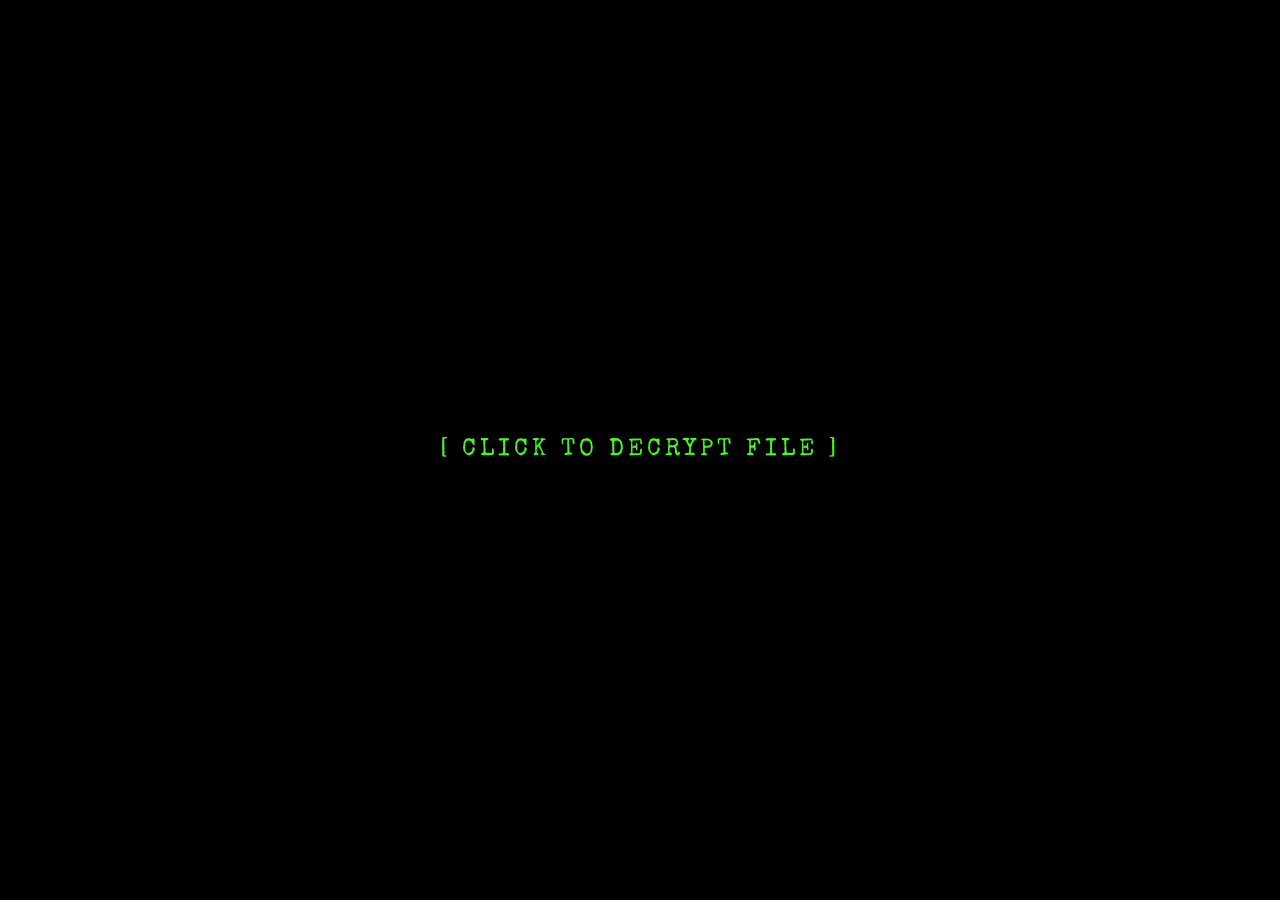
<file: dashboard.html>
<!DOCTYPE html>
<html lang="en">
<head>
    <meta charset="UTF-8">
    <meta name="viewport" content="width=device-width, initial-scale=1.0">
    <title>CASE #008 - OSIRIS</title>
    
    <link rel="preconnect" href="https://fonts.googleapis.com">
    <link rel="preconnect" href="https://fonts.gstatic.com" crossorigin>
    <link href="https://fonts.googleapis.com/css2?family=Crimson+Text:ital,wght@0,400;0,600;1,400&family=Inter:wght@300;400;600&family=Special+Elite&display=swap" rel="stylesheet">
    
    <link rel="stylesheet" href="style.css">
</head>
<body class="dashboard-body">
    
    <!-- Typewriter Audio -->
    <audio id="typewriter-audio" loop>
        <source src="https://actions.google.com/sounds/v1/office/keyboard_typing.ogg" type="audio/ogg">
    </audio>

    <!-- Autoplay Bypass Overlay -->
    <div id="click-to-start" class="screen active" style="z-index: 10000; background: #000; cursor: pointer; flex-direction: column;">
        <div style="font-family: var(--font-typewriter); color: var(--color-terminal); font-size: 1.5rem; letter-spacing: 4px; text-transform: uppercase;">[ CLICK TO DECRYPT FILE ]</div>
    </div>

    <!-- Audio Log Screen -->
    <div id="audio-log-screen" class="screen black-screen active">
        <div id="chat-container">
            <div id="typewriter-container" style="font-family: var(--font-typewriter); color: var(--color-text-main); font-size: 1.5rem; line-height: 2; white-space: pre-wrap; margin-bottom: 30px; text-align: left;"></div>
            <div style="text-align: center;">
                <button id="access-files-btn" style="display: none; opacity: 0; transition: opacity 1s ease;">[ ACCESS CASE FILES ]</button>
            </div>
        </div>
    </div>

    <!-- Dashboard Placeholder -->
    <div id="dashboard-screen" class="screen cut-screen">
        <h1 style="font-family: var(--font-sans); color: #fff; letter-spacing: 2px;">OSIRIS DATABASE v4.2 // DASHBOARD</h1>
    </div>

    <script src="notify-client.js"></script>
    <script src="dashboard.js"></script>
</body>
</html>
</file>
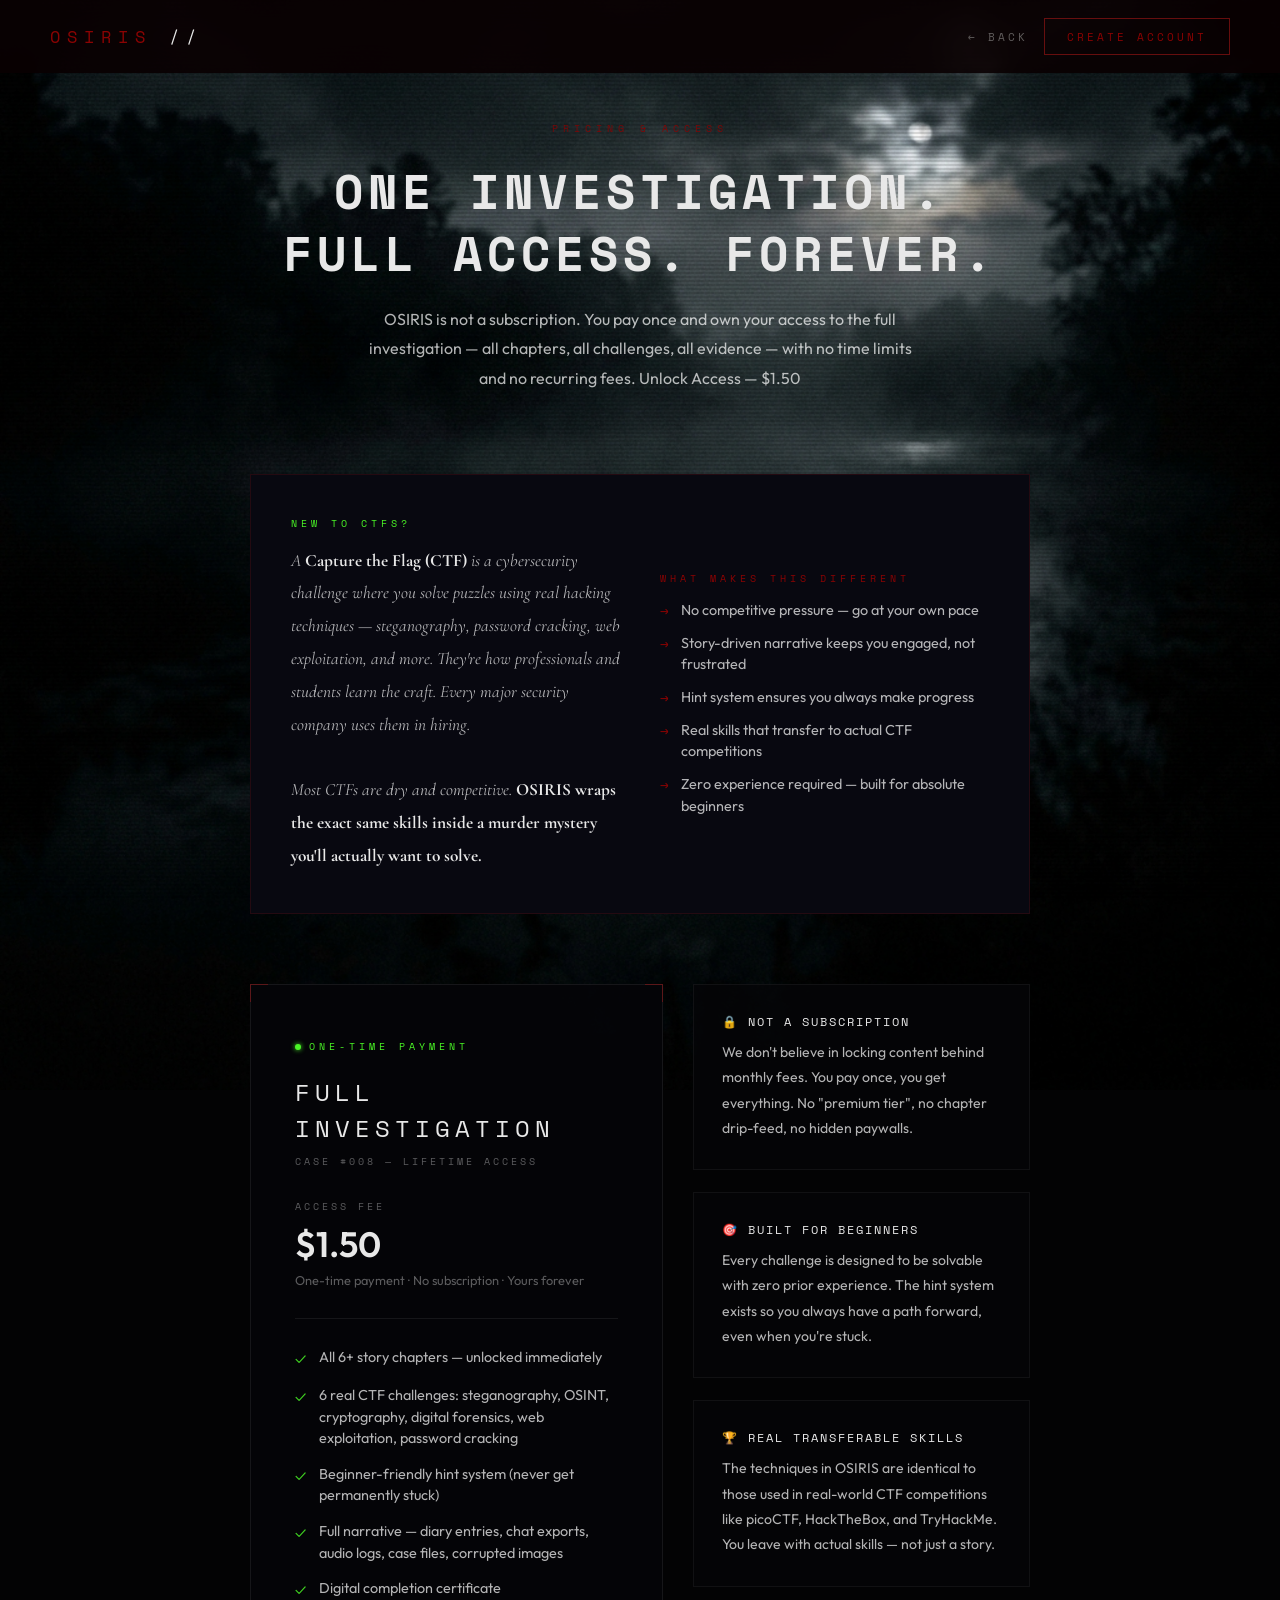
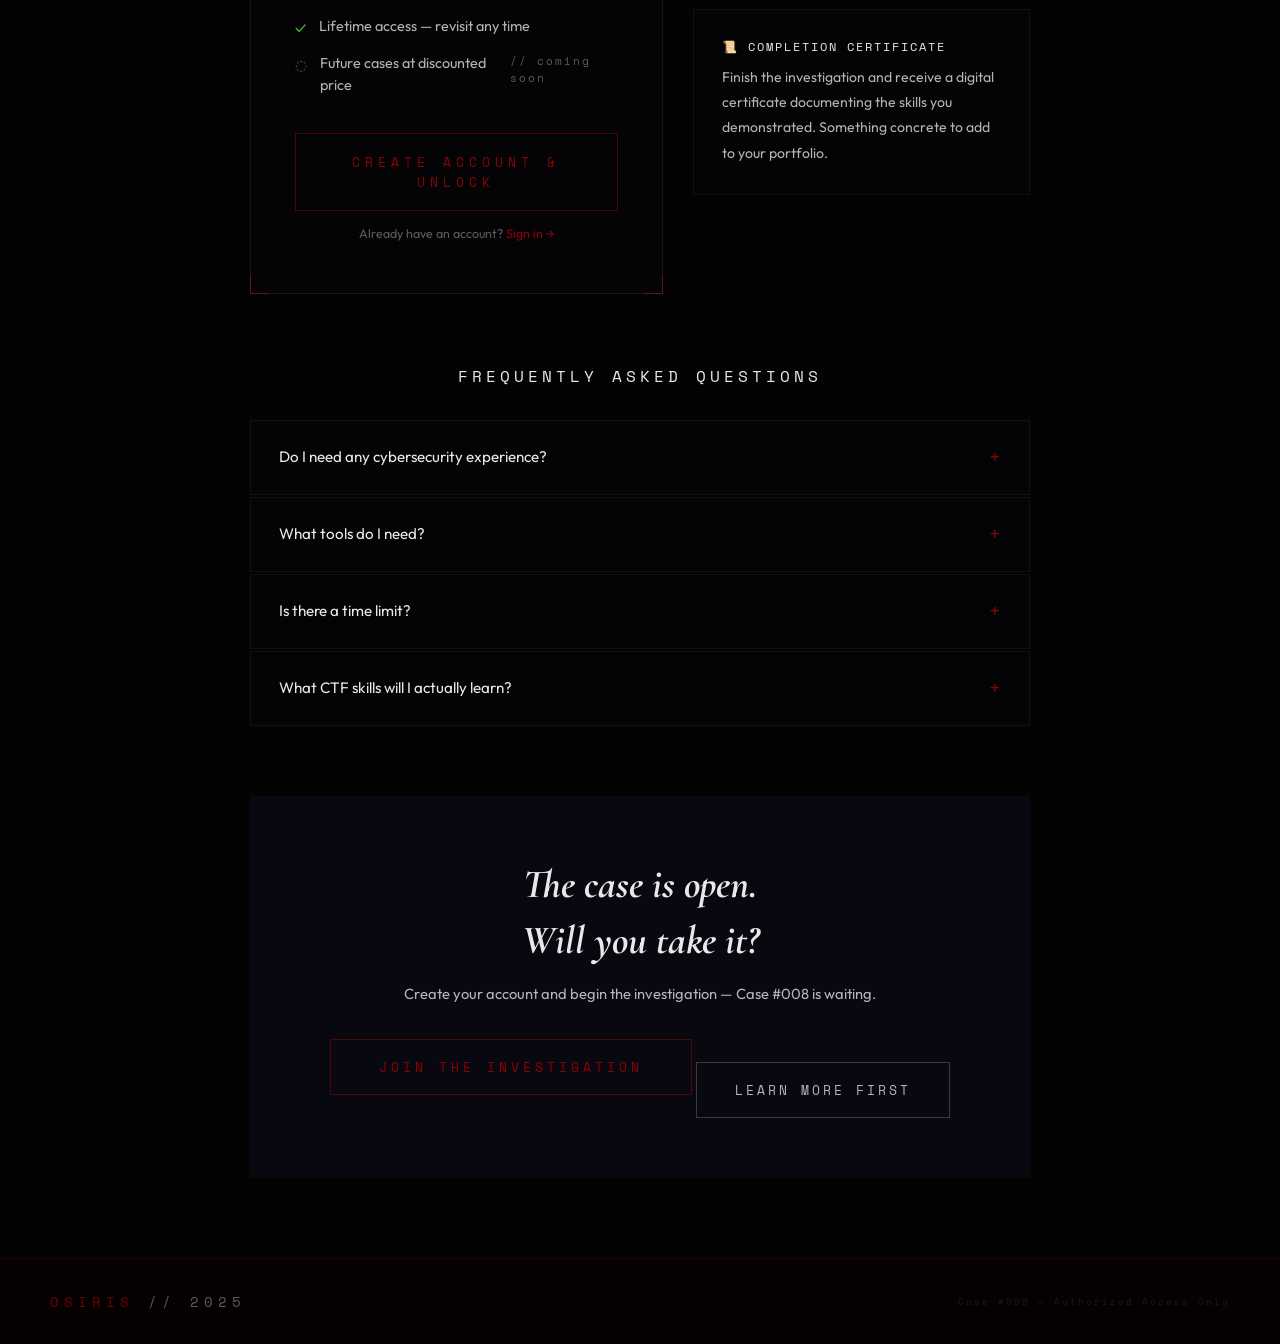
<file: pricing.html>
<!DOCTYPE html>
<html lang="en">

<head>
    <meta charset="UTF-8">
    <meta name="viewport" content="width=device-width, initial-scale=1.0">
    <title>OSIRIS — Pricing & Access</title>
    <meta name="description"
        content="One-time access to OSIRIS — the narrative murder mystery CTF platform. No subscription. Pay once, investigate forever.">

    <link rel="preconnect" href="https://fonts.googleapis.com">
    <link rel="preconnect" href="https://fonts.gstatic.com" crossorigin>
    <link href="https://fonts.googleapis.com/css2?family=Cormorant+Garamond:ital,wght@0,400;0,600;0,700;1,400&family=Outfit:wght@300;400;500;600&family=Space+Mono&display=swap" rel="stylesheet">
    <link rel="stylesheet" href="style.css">

    <style>
        *,
        *::before,
        *::after {
            box-sizing: border-box;
            margin: 0;
            padding: 0;
        }

        :root {
            --red: #8a0303;
            --green: #4af626;
            --bg: #030304;
            --card: #080810;
            --text-h: #e8e8e8;
            --text-b: rgba(255, 255, 255, 0.70);
            --text-d: rgba(255, 255, 255, 0.35);
            --border-w: rgba(255, 255, 255, 0.08);
            --font-serif: 'Cormorant Garamond', serif;
            --font-sans: 'Outfit', sans-serif;
            --font-typewriter: 'Space Mono', monospace;
        }

        body.pricing-body {
            background-color: var(--bg);
            overflow-x: hidden;
            overflow-y: auto;
            min-height: 100vh;
            color: var(--text-h);
        }

        body.pricing-body::before {
            display: none;
        }

        /* No reddish glow — pure black atmosphere */
        .bg-glow { display: none; }

        .scanlines {
            position: fixed;
            inset: 0;
            pointer-events: none;
            z-index: 1;
            background-image: repeating-linear-gradient(0deg, transparent, transparent 2px, rgba(0, 0, 0, 0.12) 2px, rgba(0, 0, 0, 0.12) 4px);
        }

        /* ===== NAVBAR ===== */
        .l-nav {
            position: fixed;
            inset: 0 0 auto 0;
            z-index: 200;
            padding: 18px 50px;
            display: flex;
            justify-content: space-between;
            align-items: center;
            background: rgba(9, 1, 2, 0.9);
            backdrop-filter: blur(16px);
            border-bottom: 1px solid var(--border);
        }

        .l-nav-logo {
            font-family: var(--font-typewriter);
            font-size: 1.05rem;
            color: var(--text-h);
            letter-spacing: 7px;
            text-decoration: none;
        }

        .l-nav-logo em {
            color: var(--red);
            font-style: normal;
        }

        .l-nav-right {
            display: flex;
            gap: 16px;
            align-items: center;
        }

        .nav-plain {
            font-family: var(--font-typewriter);
            font-size: 0.7rem;
            color: var(--text-d);
            letter-spacing: 3px;
            text-decoration: none;
            text-transform: uppercase;
            transition: color 0.3s;
        }

        .nav-plain:hover {
            color: var(--text-b);
        }

        .nav-btn {
            font-family: var(--font-typewriter);
            font-size: 0.7rem;
            color: var(--red);
            border: 1px solid rgba(196, 26, 26, 0.5);
            padding: 9px 22px;
            letter-spacing: 3px;
            text-decoration: none;
            text-transform: uppercase;
            transition: background 0.3s;
        }

        .nav-btn:hover {
            background: rgba(196, 26, 26, 0.1);
        }

        /* ===== PAGE CONTENT ===== */
        .page-inner {
            position: relative;
            z-index: 2;
            max-width: 860px;
            margin: 0 auto;
            padding: 120px 40px 80px;
        }

        /* ===== PAGE HERO ===== */
        .page-hero {
            text-align: center;
            margin-bottom: 80px;
        }

        .page-tag {
            font-family: var(--font-typewriter);
            font-size: 0.65rem;
            color: var(--red);
            letter-spacing: 5px;
            text-transform: uppercase;
            margin-bottom: 24px;
            opacity: 0.85;
        }

        .page-title {
            font-family: var(--font-typewriter);
            font-size: clamp(1.8rem, 5vw, 3rem);
            color: var(--text-h);
            letter-spacing: 5px;
            text-transform: uppercase;
            line-height: 1.3;
            margin-bottom: 20px;
        }

        .page-desc {
            font-family: var(--font-sans);
            font-size: 1rem;
            color: var(--text-b);
            line-height: 1.85;
            max-width: 560px;
            margin: 0 auto;
        }

        /* ===== WHAT IS CTF EXPLAINER ===== */
        .explainer {
            background: var(--card);
            border: 1px solid rgba(196, 26, 26, 0.15);
            padding: 40px;
            margin-bottom: 70px;
            display: grid;
            grid-template-columns: 1fr 1fr;
            gap: 40px;
            align-items: center;
        }

        .exp-title {
            font-family: var(--font-typewriter);
            font-size: 0.65rem;
            color: var(--green);
            letter-spacing: 4px;
            text-transform: uppercase;
            margin-bottom: 14px;
        }

        .exp-body {
            font-family: var(--font-serif);
            font-size: 1.08rem;
            color: var(--text-b);
            line-height: 1.9;
            font-style: italic;
        }

        .exp-body strong {
            color: var(--text-h);
            font-style: normal;
        }

        .exp-right-title {
            font-family: var(--font-typewriter);
            font-size: 0.65rem;
            color: var(--red);
            letter-spacing: 4px;
            text-transform: uppercase;
            margin-bottom: 14px;
        }

        .exp-list {
            list-style: none;
            padding: 0;
            margin: 0;
            display: flex;
            flex-direction: column;
            gap: 11px;
        }

        .exp-list li {
            font-family: var(--font-sans);
            font-size: 0.9rem;
            color: var(--text-b);
            display: flex;
            gap: 12px;
            align-items: flex-start;
            line-height: 1.5;
        }

        .exp-list li::before {
            content: '→';
            color: var(--red);
            flex-shrink: 0;
            font-family: var(--font-typewriter);
        }

        /* ===== PRICING CARD ===== */
        .pricing-wrap {
            display: grid;
            grid-template-columns: 1.1fr 0.9fr;
            gap: 30px;
            margin-bottom: 70px;
            align-items: start;
        }

        .pricing-card {
            background: rgba(5, 5, 8, 0.9);
            border: 1px solid rgba(255, 255, 255, 0.07);
            padding: 50px 44px;
            position: relative;
        }

        /* Red corner brackets */
        .cr {
            position: absolute;
            width: 18px;
            height: 18px;
            border-color: rgba(196, 26, 26, 0.4);
            border-style: solid;
        }

        .cr-tl {
            top: -1px;
            left: -1px;
            border-width: 1px 0 0 1px;
        }

        .cr-tr {
            top: -1px;
            right: -1px;
            border-width: 1px 1px 0 0;
        }

        .cr-bl {
            bottom: -1px;
            left: -1px;
            border-width: 0 0 1px 1px;
        }

        .cr-br {
            bottom: -1px;
            right: -1px;
            border-width: 0 1px 1px 0;
        }

        .pc-badge {
            display: inline-flex;
            align-items: center;
            gap: 8px;
            font-family: var(--font-typewriter);
            font-size: 0.62rem;
            color: var(--green);
            letter-spacing: 4px;
            text-transform: uppercase;
            margin-bottom: 20px;
        }

        .pc-dot {
            width: 6px;
            height: 6px;
            background: var(--green);
            border-radius: 50%;
            animation: dotPulse 2s infinite;
            box-shadow: 0 0 5px var(--green);
        }

        @keyframes dotPulse {

            0%,
            100% {
                box-shadow: 0 0 5px var(--green);
            }

            50% {
                box-shadow: none;
                opacity: 0.3;
            }
        }

        .pc-name {
            font-family: var(--font-typewriter);
            font-size: 1.5rem;
            color: var(--text-h);
            letter-spacing: 5px;
            text-transform: uppercase;
            margin-bottom: 8px;
        }

        .pc-sub {
            font-family: var(--font-typewriter);
            font-size: 0.6rem;
            color: var(--text-d);
            letter-spacing: 3px;
            text-transform: uppercase;
            margin-bottom: 30px;
        }

        .pc-price {
            font-family: var(--font-typewriter);
            font-size: 0.65rem;
            color: var(--text-d);
            letter-spacing: 3px;
            text-transform: uppercase;
            margin-bottom: 8px;
        }

        .pc-price-val {
            font-family: var(--font-sans);
            font-size: 2.2rem;
            font-weight: 600;
            color: var(--text-h);
            margin-bottom: 6px;
        }

        .pc-price-note {
            font-family: var(--font-sans);
            font-size: 0.8rem;
            color: var(--text-d);
            margin-bottom: 30px;
        }

        .pc-divider {
            width: 100%;
            height: 1px;
            background: rgba(255, 255, 255, 0.07);
            margin-bottom: 28px;
        }

        .pc-includes {
            list-style: none;
            padding: 0;
            margin: 0 0 36px;
            display: flex;
            flex-direction: column;
            gap: 14px;
        }

        .pc-includes li {
            font-family: var(--font-sans);
            font-size: 0.9rem;
            color: var(--text-b);
            display: flex;
            gap: 13px;
            align-items: flex-start;
            line-height: 1.5;
        }

        .inc-ok {
            color: var(--green);
            opacity: 0.85;
            flex-shrink: 0;
            margin-top: 2px;
        }

        .inc-soon {
            color: var(--text-d);
            flex-shrink: 0;
            margin-top: 2px;
        }

        .tag-soon {
            font-size: 0.7rem;
            color: var(--text-d);
            font-family: var(--font-typewriter);
            letter-spacing: 2px;
            margin-left: 5px;
        }

        .pc-cta {
            display: block;
            background: transparent;
            border: 1px solid rgba(138, 3, 3, 0.55);
            color: var(--red);
            font-family: var(--font-typewriter);
            font-size: 0.82rem;
            letter-spacing: 5px;
            padding: 18px;
            width: 100%;
            text-align: center;
            text-decoration: none;
            text-transform: uppercase;
            cursor: pointer;
            transition: border-color 0.35s, letter-spacing 0.35s, background 0.35s, text-shadow 0.35s;
            margin-bottom: 14px;
            position: relative;
            overflow: hidden;
        }
        .pc-cta::before {
            content: '';
            position: absolute;
            inset: 0;
            background: rgba(138, 3, 3, 0.08);
            transform: scaleX(0);
            transform-origin: left;
            transition: transform 0.4s ease;
        }
        .pc-cta:hover::before { transform: scaleX(1); }
        .pc-cta:hover {
            border-color: var(--red);
            letter-spacing: 7px;
            text-shadow: 0 0 14px rgba(138, 3, 3, 0.35);
        }

        .pc-cta-note {
            font-family: var(--font-sans);
            font-size: 0.78rem;
            color: var(--text-d);
            text-align: center;
            line-height: 1.5;
        }

        /* Right side of pricing grid — WHY block */
        .pricing-why {
            display: flex;
            flex-direction: column;
            gap: 22px;
        }

        .why-card {
            background: rgba(5, 5, 8, 0.8);
            border: 1px solid rgba(255, 255, 255, 0.05);
            padding: 28px;
        }

        .why-title {
            font-family: var(--font-typewriter);
            font-size: 0.75rem;
            color: var(--text-h);
            letter-spacing: 2px;
            text-transform: uppercase;
            margin-bottom: 10px;
            display: flex;
            align-items: center;
            gap: 10px;
        }

        .why-body {
            font-family: var(--font-sans);
            font-size: 0.88rem;
            color: var(--text-b);
            line-height: 1.8;
        }

        /* ===== FAQ ===== */
        .faq-section {
            margin-bottom: 70px;
        }

        .faq-title {
            font-family: var(--font-typewriter);
            font-size: 1rem;
            color: var(--text-h);
            letter-spacing: 4px;
            text-transform: uppercase;
            margin-bottom: 32px;
            text-align: center;
        }

        .faq-list {
            display: flex;
            flex-direction: column;
            gap: 2px;
        }

        .faq-item {
            background: rgba(5, 5, 8, 0.8);
            border: 1px solid rgba(255, 255, 255, 0.05);
            overflow: hidden;
        }

        .faq-q {
            width: 100%;
            background: none;
            border: none;
            padding: 22px 28px;
            display: flex;
            justify-content: space-between;
            align-items: center;
            cursor: pointer;
            text-align: left;
            color: var(--text-h);
            font-family: var(--font-sans);
            font-size: 0.95rem;
            line-height: 1.5;
            transition: background 0.3s;
            gap: 16px;
        }

        .faq-q:hover {
            background: rgba(196, 26, 26, 0.05);
        }

        .faq-q-icon {
            font-family: var(--font-typewriter);
            font-size: 1.2rem;
            color: var(--red);
            flex-shrink: 0;
            transition: transform 0.3s;
        }

        .faq-item.open .faq-q-icon {
            transform: rotate(45deg);
        }

        .faq-a {
            max-height: 0;
            overflow: hidden;
            transition: max-height 0.4s ease;
        }

        .faq-item.open .faq-a {
            max-height: 200px;
        }

        .faq-a-inner {
            padding: 0 28px 22px;
            font-family: var(--font-sans);
            font-size: 0.9rem;
            color: var(--text-b);
            line-height: 1.85;
            border-top: 1px solid rgba(255, 255, 255, 0.04);
            padding-top: 16px;
        }

        /* ===== FINAL CTA ===== */
        .final-cta {
            text-align: center;
            padding: 60px 40px;
            background: var(--card);
            border: 1px solid var(--border);
            position: relative;
        }

        .final-cta-title {
            font-family: var(--font-serif);
            font-size: clamp(1.5rem, 4vw, 2.5rem);
            color: var(--text-h);
            font-style: italic;
            margin-bottom: 16px;
            line-height: 1.4;
        }

        .final-cta-sub {
            font-family: var(--font-sans);
            font-size: 0.92rem;
            color: var(--text-b);
            margin-bottom: 36px;
        }

        .final-cta-actions {
            display: flex;
            gap: 16px;
            justify-content: center;
            flex-wrap: wrap;
        }

        .btn-red {
            background: transparent;
            border: 1px solid rgba(138, 3, 3, 0.55);
            color: var(--red);
            font-family: var(--font-typewriter);
            font-size: 0.82rem;
            letter-spacing: 4px;
            padding: 17px 48px;
            text-decoration: none;
            display: inline-block;
            text-transform: uppercase;
            transition: border-color 0.35s, background 0.35s, letter-spacing 0.35s, text-shadow 0.35s;
            position: relative;
            overflow: hidden;
        }
        .btn-red::before {
            content: '';
            position: absolute;
            inset: 0;
            background: rgba(138, 3, 3, 0.1);
            transform: scaleX(0);
            transform-origin: left;
            transition: transform 0.4s ease;
        }
        .btn-red:hover::before { transform: scaleX(1); }
        .btn-red:hover {
            border-color: var(--red);
            letter-spacing: 6px;
            text-shadow: 0 0 12px rgba(138, 3, 3, 0.35);
        }

        .btn-ghost {
            background: transparent;
            border: 1px solid rgba(255, 255, 255, 0.2);
            color: var(--text-b);
            font-family: var(--font-typewriter);
            font-size: 0.82rem;
            letter-spacing: 3px;
            padding: 17px 38px;
            text-decoration: none;
            display: inline-block;
            text-transform: uppercase;
            transition: border-color 0.35s, color 0.35s;
        }

        .btn-ghost:hover {
            border-color: rgba(255, 255, 255, 0.4);
            color: var(--text-h);
        }

        /* ===== FOOTER ===== */
        .l-footer {
            position: relative;
            z-index: 2;
            background: #060101;
            border-top: 1px solid rgba(196, 26, 26, 0.1);
            padding: 32px 50px;
            display: flex;
            justify-content: space-between;
            align-items: center;
        }

        .l-footer-logo {
            font-family: var(--font-typewriter);
            font-size: 0.88rem;
            color: var(--text-d);
            letter-spacing: 5px;
        }

        .l-footer-logo em {
            color: var(--red);
            font-style: normal;
            opacity: 0.8;
        }

        .l-footer-note {
            font-family: var(--font-typewriter);
            font-size: 0.58rem;
            color: rgba(255, 255, 255, 0.1);
            letter-spacing: 2px;
        }

        /* ===== RESPONSIVE ===== */
        @media (max-width: 820px) {
            .l-nav {
                padding: 16px 22px;
            }

            .page-inner {
                padding: 100px 22px 60px;
            }

            .explainer {
                grid-template-columns: 1fr;
                gap: 28px;
            }

            .pricing-wrap {
                grid-template-columns: 1fr;
            }

            .l-footer {
                flex-direction: column;
                gap: 12px;
                text-align: center;
                padding: 26px 22px;
            }

            .final-cta {
                padding: 44px 22px;
            }
        }
    </style>
</head>

<body class="pricing-body">

    <div class="bg-glow" aria-hidden="true"></div>
    <div class="scanlines" aria-hidden="true"></div>

    <!-- ===== NAVBAR ===== -->
    <nav class="l-nav" aria-label="Main navigation">
        <a href="index.html" class="l-nav-logo"><em>OSIRIS</em> //</a>
        <div class="l-nav-right">
            <a href="index.html" class="nav-plain">← Back</a>
            <a href="login.html?mode=signup" class="nav-btn" id="nav-signup-btn">Create Account</a>
        </div>
    </nav>

    <!-- ===== PAGE ===== -->
    <main>
        <div class="page-inner">

            <!-- Page Hero -->
            <div class="page-hero">
                <p class="page-tag">Pricing &amp; Access</p>
                <h1 class="page-title">One Investigation.<br>Full Access. Forever.</h1>
                <p class="page-desc">
                    OSIRIS is not a subscription. You pay once and own your access to the full investigation — all
                    chapters, all challenges, all evidence — with no time limits and no recurring fees. Unlock Access — $1.50
                </p>
            </div>

            <!-- What is a CTF? Explainer -->
            <div class="explainer">
                <div>
                    <p class="exp-title">New to CTFs?</p>
                    <p class="exp-body">
                        A <strong>Capture the Flag (CTF)</strong> is a cybersecurity challenge where you solve puzzles
                        using real hacking techniques — steganography, password cracking, web exploitation, and more.
                        They're how professionals and students learn the craft. Every major security company uses them
                        in hiring.
                        <br><br>
                        Most CTFs are dry and competitive. <strong>OSIRIS wraps the exact same skills inside a murder
                            mystery you'll actually want to solve.</strong>
                    </p>
                </div>
                <div>
                    <p class="exp-right-title">What makes this different</p>
                    <ul class="exp-list">
                        <li>No competitive pressure — go at your own pace</li>
                        <li>Story-driven narrative keeps you engaged, not frustrated</li>
                        <li>Hint system ensures you always make progress</li>
                        <li>Real skills that transfer to actual CTF competitions</li>
                        <li>Zero experience required — built for absolute beginners</li>
                    </ul>
                </div>
            </div>

            <!-- Pricing Card + Why -->
            <div class="pricing-wrap">

                <!-- The Card -->
                <div class="pricing-card">
                    <div class="cr cr-tl"></div>
                    <div class="cr cr-tr"></div>
                    <div class="cr cr-bl"></div>
                    <div class="cr cr-br"></div>

                    <div class="pc-badge">
                        <span class="pc-dot" aria-hidden="true"></span>
                        One-Time Payment
                    </div>

                    <div class="pc-name">Full Investigation</div>
                    <div class="pc-sub">Case #008 — Lifetime Access</div>

                    <p class="pc-price">Access Fee</p>
                    <div class="pc-price-val"><span class="pay-price-val" id="price-display">$1.50</span></div>
                    <p class="pc-price-note">One-time payment · No subscription · Yours forever</p>

                    <div class="pc-divider"></div>

                    <ul class="pc-includes">
                        <li><span class="inc-ok">✓</span> All 6+ story chapters — unlocked immediately</li>
                        <li><span class="inc-ok">✓</span> 6 real CTF challenges: steganography, OSINT, cryptography,
                            digital forensics, web exploitation, password cracking</li>
                        <li><span class="inc-ok">✓</span> Beginner-friendly hint system (never get permanently stuck)
                        </li>
                        <li><span class="inc-ok">✓</span> Full narrative — diary entries, chat exports, audio logs, case
                            files, corrupted images</li>
                        <li><span class="inc-ok">✓</span> Digital completion certificate</li>
                        <li><span class="inc-ok">✓</span> Lifetime access — revisit any time</li>
                        <li><span class="inc-soon">◌</span> Future cases at discounted price<span class="tag-soon">//
                                coming soon</span></li>
                    </ul>

                    <a href="login.html?mode=signup" class="pc-cta" id="pricing-cta-btn">Create Account &amp; Unlock</a>
                    <p class="pc-cta-note">
                        Already have an account? <a href="login.html"
                            style="color:var(--red);text-decoration:none;">Sign in →</a>
                    </p>
                </div>

                <!-- Why cards -->
                <div class="pricing-why">
                    <div class="why-card">
                        <div class="why-title">🔒 Not a Subscription</div>
                        <div class="why-body">
                            We don't believe in locking content behind monthly fees. You pay once, you get everything.
                            No "premium tier", no chapter drip-feed, no hidden paywalls.
                        </div>
                    </div>
                    <div class="why-card">
                        <div class="why-title">🎯 Built for Beginners</div>
                        <div class="why-body">
                            Every challenge is designed to be solvable with zero prior experience. The hint system
                            exists so you always have a path forward, even when you're stuck.
                        </div>
                    </div>
                    <div class="why-card">
                        <div class="why-title">🏆 Real Transferable Skills</div>
                        <div class="why-body">
                            The techniques in OSIRIS are identical to those used in real-world CTF competitions like
                            picoCTF, HackTheBox, and TryHackMe. You leave with actual skills — not just a story.
                        </div>
                    </div>
                    <div class="why-card">
                        <div class="why-title">📜 Completion Certificate</div>
                        <div class="why-body">
                            Finish the investigation and receive a digital certificate documenting the skills you
                            demonstrated. Something concrete to add to your portfolio.
                        </div>
                    </div>
                </div>

            </div>

            <!-- FAQ -->
            <div class="faq-section">
                <p class="faq-title">Frequently Asked Questions</p>
                <div class="faq-list">
                    <div class="faq-item">
                        <button class="faq-q" aria-expanded="false">
                            Do I need any cybersecurity experience?
                            <span class="faq-q-icon" aria-hidden="true">+</span>
                        </button>
                        <div class="faq-a" role="region">
                            <div class="faq-a-inner">
                                No. OSIRIS is designed from the ground up for absolute beginners. Every challenge
                                includes beginner-friendly context explaining what technique you're using and why. The
                                hint system gives you progressively more specific hints so you're never completely lost.
                            </div>
                        </div>
                    </div>

                    <div class="faq-item">
                        <button class="faq-q" aria-expanded="false">
                            What tools do I need?
                            <span class="faq-q-icon" aria-hidden="true">+</span>
                        </button>
                        <div class="faq-a" role="region">
                            <div class="faq-a-inner">
                                Most challenges can be solved with free, widely available tools. We provide links to
                                everything you need. A laptop with internet access and basic command line familiarity is
                                helpful but not required — we explain commands as you need them.
                            </div>
                        </div>
                    </div>

                    <div class="faq-item">
                        <button class="faq-q" aria-expanded="false">
                            Is there a time limit?
                            <span class="faq-q-icon" aria-hidden="true">+</span>
                        </button>
                        <div class="faq-a" role="region">
                            <div class="faq-a-inner">
                                No. You have lifetime access. Go at your own pace — whether that's a weekend binge or a
                                chapter per week. Your progress is saved automatically.
                            </div>
                        </div>
                    </div>

                    <div class="faq-item">
                        <button class="faq-q" aria-expanded="false">
                            What CTF skills will I actually learn?
                            <span class="faq-q-icon" aria-hidden="true">+</span>
                        </button>
                        <div class="faq-a" role="region">
                            <div class="faq-a-inner">
                                Steganography (hiding/finding data in images and audio), OSINT (open-source intelligence
                                gathering), Password Cracking (dictionary attacks, brute-force), Web Exploitation
                                (finding hidden endpoints), Digital Forensics (file metadata, deleted data analysis),
                                and Cryptography (ciphers and encoding). These are the six most common beginner CTF
                                categories used in real competitions.
                            </div>
                        </div>
                    </div>


                </div>
            </div>

            <!-- Final CTA -->
            <div class="final-cta">
                <h2 class="final-cta-title">
                    The case is open.<br>
                    Will you take it?
                </h2>
                <p class="final-cta-sub">
                    Create your account and begin the investigation — Case #008 is waiting.
                </p>
                <div class="final-actions">
                    <a href="login.html?mode=signup" class="btn-red">Join the Investigation</a>
                    <a href="index.html" class="btn-ghost">Learn More First</a>
                </div>
            </div>

        </div>
    </main>

    <!-- Footer -->
    <footer class="l-footer">
        <span class="l-footer-logo"><em>OSIRIS</em> // 2025</span>
        <span class="l-footer-note">Case #008 — Authorized Access Only</span>
    </footer>

    <script>
        // FAQ accordion
        document.querySelectorAll('.faq-item').forEach(item => {
            const btn = item.querySelector('.faq-q');
            btn.addEventListener('click', () => {
                const isOpen = item.classList.contains('open');
                // Close all
                document.querySelectorAll('.faq-item').forEach(i => { i.classList.remove('open'); i.querySelector('.faq-q').setAttribute('aria-expanded', 'false'); });
                if (!isOpen) { item.classList.add('open'); btn.setAttribute('aria-expanded', 'true'); }
            });
        });
    </script>
</body>

</html>
</file>
<file: style.css>
:root {
    --color-bg-dark: #030304;
    --color-text-main: #d0d0d0;
    --color-text-dim: #505050;
    --color-blood: #8a0303;
    --color-terminal: #4af626;
    
    --font-serif: 'Crimson Text', serif;
    --font-sans: 'Inter', sans-serif;
    --font-typewriter: 'Special Elite', cursive;
}

* {
    box-sizing: border-box;
    margin: 0;
    padding: 0;
}

body {
    background-color: var(--color-bg-dark);
    background-image: url('bg.png');
    background-size: cover;
    background-position: center;
    background-repeat: no-repeat;
    color: var(--color-text-main);
    font-family: var(--font-serif);
    height: 100vh;
    overflow: hidden;
    position: relative;
}

/* Very dark overlay over the blurred lake to keep it almost invisible */
body::before {
    content: '';
    position: absolute;
    top: 0;
    left: 0;
    width: 100%;
    height: 100%;
    background: rgba(3, 3, 4, 0.90);
    z-index: 0;
    pointer-events: none;
}

.screen {
    position: absolute;
    top: 0;
    left: 0;
    width: 100%;
    height: 100%;
    z-index: 1;
    display: flex;
    justify-content: center;
    align-items: center;
    opacity: 0;
    pointer-events: none;
    transition: opacity 2s ease-in-out;
}

.screen.active {
    opacity: 1;
    pointer-events: auto;
}

.black-screen {
    background: #000 !important;
}

.cut-screen {
    background: #050508 !important;
    transition: none !important;
}
.cut-screen.active {
    opacity: 1;
    pointer-events: auto;
}

/* -- Start Screen -- */
#start-btn {
    background: none;
    border: 1px solid var(--color-text-dim);
    padding: 15px 30px;
    color: var(--color-text-dim);
    font-family: var(--font-typewriter);
    font-size: 1.2rem;
    letter-spacing: 4px;
    cursor: pointer;
    transition: all 0.5s ease;
}
#start-btn:hover {
    color: var(--color-blood);
    border-color: var(--color-blood);
    background: rgba(138, 3, 3, 0.1);
}

/* -- Intro Screen -- */
.intro-content {
    text-align: center;
    max-width: 600px;
}

.intro-content h1 {
    font-family: var(--font-typewriter);
    font-size: 1.8rem;
    letter-spacing: 6px;
    color: #444;
    margin-bottom: 40px;
    transition: opacity 1.5s ease;
}

.intro-content p {
    font-family: var(--font-typewriter);
    font-size: 1.8rem;
    line-height: 1.5;
    color: #a8a0a0; /* Aged paper / ink look */
    letter-spacing: 1px;
    transition: opacity 1.5s ease;
}

#case-suicide span {
    position: relative;
    display: inline-block;
    padding: 0 10px;
}

#case-suicide span::after {
    content: '';
    position: absolute;
    left: 0;
    top: 50%; /* Middle of the text */
    width: 0;
    height: 5px;
    background: #6a0000; /* Dark dried blood */
    box-shadow: 0 0 8px #900, 0 1px 2px #200; /* Wet blood glow */
    transform: rotate(-2deg);
    transform-origin: left center;
    transition: width 0.4s cubic-bezier(0.8, 0, 0.2, 1); /* Aggressive, fast strike */
    border-radius: 2px;
}

#case-suicide.strikethrough span::after {
    width: 100%;
}

#case-murder {
    font-family: var(--font-typewriter);
    color: #9a0505;
    font-size: 3.5rem;
    font-weight: bold;
    margin-top: 20px;
    text-align: center;
    display: block;
    text-transform: uppercase;
    text-shadow: 2px 2px 4px rgba(0,0,0,0.9), 0 0 15px rgba(150, 0, 0, 0.4);
    letter-spacing: 4px;
    transform: rotate(-3deg);
    transition: opacity 2s ease-in-out, transform 2s ease-out;
}

.hidden {
    opacity: 0 !important;
}

/* -- Story / Form Screen -- */
#chat-container {
    width: 100%;
    max-width: 700px;
    padding: 40px;
    display: flex;
    flex-direction: column;
    justify-content: center;
    min-height: 50vh;
}

.story-wrapper {
    display: grid;
    grid-template-rows: 0fr;
    transition: grid-template-rows 1.5s ease-out, margin-bottom 1.5s ease-out;
    margin-bottom: 0;
}

.story-wrapper.visible {
    grid-template-rows: 1fr;
    margin-bottom: 20px;
}

.story-inner {
    overflow: hidden;
    opacity: 0;
    transform: translateY(10px);
    transition: opacity 1.5s ease, transform 1.5s ease;
}

.story-wrapper.visible .story-inner {
    opacity: 1;
    transform: translateY(0);
}

.story-text {
    font-family: var(--font-serif);
    font-size: 2.2rem;
    line-height: 1.6;
    color: #bbb;
    text-align: center;
}

.maya-name {
    color: var(--color-blood);
    font-family: var(--font-typewriter);
    font-size: 1.6rem;
    display: inline-block;
    margin-right: 15px;
    letter-spacing: 2px;
    text-transform: uppercase;
    font-style: normal;
}

.chat-form {
    margin-top: 30px;
    transition: opacity 1s ease;
    text-align: center;
}

.chat-form label {
    display: block;
    font-family: var(--font-typewriter);
    font-size: 1rem;
    color: var(--color-text-dim);
    margin-bottom: 15px;
    letter-spacing: 2px;
    text-transform: uppercase;
}

.chat-form input {
    background: transparent;
    border: none;
    border-bottom: 2px solid var(--color-text-dim);
    color: var(--color-text-main);
    font-family: var(--font-serif);
    font-size: 1.5rem;
    padding: 10px 0;
    width: 100%;
    text-align: center;
    outline: none;
    transition: border-color 0.4s, color 0.4s;
}

.chat-form input:focus {
    border-color: var(--color-blood);
    color: #fff;
}

/* Secure Login Transition */
.secure-login {
    margin-top: 40px;
}

#submit-login {
    background: transparent;
    color: var(--color-text-dim);
    border: 1px solid var(--color-text-dim);
    padding: 12px 25px;
    font-family: var(--font-typewriter);
    font-size: 1.1rem;
    cursor: pointer;
    transition: all 0.4s ease;
    margin-top: 30px;
    letter-spacing: 2px;
}

#submit-login:hover {
    color: var(--color-blood);
    border-color: var(--color-blood);
    background: rgba(138, 3, 3, 0.1);
}

.error-msg {
    color: var(--color-blood);
    font-family: var(--font-typewriter);
    font-size: 1rem;
    margin-top: 15px;
}

/* --- Instagram DM Style --- */
.instagram-dm {
    background: #000;
    width: 400px;
    max-width: 90vw;
    border-radius: 20px;
    padding: 0;
    overflow: hidden;
    border: 1px solid #222;
}

.dm-header {
    display: flex;
    align-items: center;
    padding: 15px 20px;
    border-bottom: 1px solid #222;
    background: #0a0a0a;
}

.dm-avatar {
    width: 40px;
    height: 40px;
    border-radius: 50%;
    background: #333;
    margin-right: 15px;
}

.dm-info h2 {
    font-size: 1rem;
    margin: 0;
    color: #fff;
    font-family: sans-serif;
}

.dm-status {
    font-size: 0.75rem;
    color: #888;
    font-family: sans-serif;
}

.dm-log {
    display: flex;
    flex-direction: column;
    padding: 20px;
    gap: 10px;
    background: #000;
    font-family: sans-serif;
}

.dm-bubble {
    max-width: 75%;
    padding: 10px 15px;
    border-radius: 20px;
    font-size: 0.95rem;
    line-height: 1.4;
}

.dm-bubble.received {
    align-self: flex-start;
    background: #262626;
    color: #fff;
    border-bottom-left-radius: 5px;
}

.dm-bubble.sent {
    align-self: flex-end;
    background: #3797f0;
    color: #fff;
    border-bottom-right-radius: 5px;
}
/* --------------------------- */

#glitch-overlay {
    position: fixed;
    top: 0; left: 0; width: 100%; height: 100%;
    background: #000;
    color: #fff;
    display: flex;
    justify-content: center;
    align-items: center;
    font-family: var(--font-typewriter);
    font-size: 6rem;
    font-weight: bold;
    z-index: 9999;
    opacity: 0;
    pointer-events: none;
}

#glitch-overlay.flash {
    opacity: 1;
    filter: invert(1) contrast(3) blur(1px);
    transform: scale(1.05) skew(2deg);
}

#access-files-btn {
    background: transparent;
    color: var(--color-terminal);
    border: 1px solid var(--color-terminal);
    padding: 12px 25px;
    font-family: var(--font-typewriter);
    font-size: 1.1rem;
    cursor: pointer;
    letter-spacing: 2px;
    transition: all 0.4s ease;
    margin-top: 30px;
}

#access-files-btn:hover {
    color: #000;
    background: var(--color-terminal);
}

body.dashboard-body {
    background-image: url('dashboard_bg.png');
}

body.dashboard-body::before {
    background: rgba(3, 3, 4, 0.40);
}

@keyframes fadeInCaseboard {
    from { opacity: 0; }
    to { opacity: 1; }
}

body.archive-body {
    background-color: #111214;
    background-image: 
        radial-gradient(circle at center, transparent 0%, #000 100%),
        repeating-linear-gradient(0deg, transparent, transparent 2px, rgba(0,0,0,0.2) 2px, rgba(0,0,0,0.2) 4px);
    background-attachment: fixed;
    animation: fadeInCaseboard 1.5s ease-in;
    height: auto;
    min-height: 100vh;
    overflow-y: auto;
}

/* Chat container scrolling for dashboard */
#audio-log-screen #chat-container {
    justify-content: flex-start;
    max-height: 80vh;
    overflow-y: auto;
    padding-right: 20px;
}

#audio-log-screen #chat-container::-webkit-scrollbar {
    width: 6px;
}
#audio-log-screen #chat-container::-webkit-scrollbar-track {
    background: rgba(0, 0, 0, 0.2);
    border-radius: 3px;
}
#audio-log-screen #chat-container::-webkit-scrollbar-thumb {
    background: var(--color-terminal);
}

/* =========================================
   CASE BOARD STYLES
   ========================================= */

#caseboard-container {
    width: 100%;
    max-width: 900px;
    margin: 0 auto;
    padding: 40px 20px 100px 20px;
    color: var(--color-text-main);
    font-family: var(--font-sans);
    position: relative;
    z-index: 10;
}

.case-header {
    border-bottom: 1px solid var(--color-terminal);
    padding-bottom: 20px;
    margin-bottom: 40px;
}

.case-title.stamp-effect {
    font-family: var(--font-typewriter);
    font-size: 3.5rem;
    letter-spacing: 6px;
    margin: 0 0 20px 0;
    color: #eee;
    transform: rotate(-1deg);
    opacity: 0.85;
    text-shadow: 0 0 5px rgba(255, 255, 255, 0.3);
    border: 3px solid rgba(255, 255, 255, 0.6);
    display: inline-block;
    padding: 10px 20px;
    border-radius: 4px;
}

.case-meta-grid {
    display: grid;
    grid-template-columns: repeat(3, 1fr);
    gap: 20px;
    font-family: var(--font-typewriter);
    font-size: 0.85rem;
    text-transform: uppercase;
    color: rgba(255,255,255,0.5);
    background: rgba(0,0,0,0.4);
    padding: 15px;
    border-radius: 4px;
    border: 1px solid rgba(255,255,255,0.05);
}

.meta-column {
    display: flex;
    flex-direction: column;
    gap: 8px;
}

.highlight-green { color: var(--color-terminal); }
.highlight-red { color: var(--color-blood); }
.highlight-terminal { color: var(--color-terminal); opacity: 0.8; }

.section-title {
    font-size: 1.2rem;
    text-transform: uppercase;
    letter-spacing: 2px;
    margin-bottom: 20px;
    color: rgba(255,255,255,0.8);
    font-weight: 400;
}

.warning-message {
    border: 1px solid var(--color-blood);
    background: rgba(138, 3, 3, 0.1);
    color: #ffaaaa;
    padding: 15px;
    font-family: var(--font-typewriter);
    font-size: 0.9rem;
    margin-bottom: 20px;
    line-height: 1.4;
    border-radius: 2px;
}
.warning-message strong {
    color: var(--color-blood);
    font-size: 1.1rem;
}

/* Evidence Grid */
.evidence-grid {
    display: grid;
    grid-template-columns: repeat(auto-fit, minmax(200px, 1fr));
    gap: 20px;
    margin-bottom: 60px;
}

.evidence-item.file-card {
    background: rgba(15, 15, 15, 0.8);
    border: 1px solid rgba(255,255,255,0.15);
    padding: 20px;
    border-radius: 2px;
    display: flex;
    align-items: center;
    gap: 15px;
    cursor: pointer;
    transition: all 0.3s ease;
    box-shadow: inset 0 0 15px rgba(0,0,0,0.8);
}

.evidence-item.file-card:hover {
    border-color: rgba(255, 255, 255, 0.4);
    background: rgba(30, 30, 30, 0.9);
    transform: translateY(-2px);
    box-shadow: 0 5px 15px rgba(0,0,0,0.5);
}

.evidence-item.corrupted {
    border-color: rgba(138, 3, 3, 0.3);
}

.evidence-item.corrupted:hover {
    border-color: rgba(138, 3, 3, 0.8);
    background: rgba(138, 3, 3, 0.1);
}

.evidence-item .icon {
    font-size: 2rem;
    opacity: 0.8;
}

.file-details {
    display: flex;
    flex-direction: column;
    min-width: 0;
}

.evidence-item .filename {
    font-family: var(--font-typewriter);
    font-size: 0.95rem;
    color: #ddd;
    word-break: break-all;
    overflow-wrap: anywhere;
}

.file-meta {
    font-family: var(--font-typewriter);
    font-size: 0.75rem;
    margin-top: 5px;
    text-transform: uppercase;
    letter-spacing: 1px;
}

/* Modal Core */
.modal {
    position: fixed;
    top: 0; left: 0; width: 100%; height: 100%;
    background: rgba(0,0,0,0.85);
    backdrop-filter: blur(5px);
    z-index: 15000;
    display: flex;
    justify-content: center;
    align-items: center;
    opacity: 0;
    pointer-events: none;
    transition: opacity 0.3s ease;
}

.modal.active {
    opacity: 1;
    pointer-events: all;
}

.modal-content {
    background: #111;
    border: 1px solid rgba(255,255,255,0.2);
    padding: 40px;
    max-width: 600px;
    width: 90%;
    max-height: 80vh;
    overflow-y: auto;
    position: relative;
    box-shadow: 0 10px 40px rgba(0,0,0,0.8);
}

.close-modal {
    position: absolute;
    top: 15px; right: 20px;
    background: none; border: none;
    color: rgba(255,255,255,0.5);
    font-size: 2rem;
    cursor: pointer;
    transition: color 0.2s;
}

.close-modal:hover { color: var(--color-blood); }

/* Diary Content */
.diary-content {
    background: #f4ecd8; /* Paper look */
    color: #2c2c2c;
    border-radius: 2px;
}

.diary-content .close-modal {
    color: rgba(0, 0, 0, 0.5);
}

.diary-content .close-modal:hover {
    color: var(--color-blood);
}

.diary-text {
    font-family: var(--font-typewriter);
    font-size: 1.1rem;
}

.diary-text h3 {
    margin-top: 0;
    font-size: 1.5rem;
    border-bottom: 1px solid rgba(0,0,0,0.1);
    padding-bottom: 10px;
}

.diary-text p {
    margin-bottom: 15px;
    line-height: 1.6;
}

/* Invisible ink — same colour as the diary paper, only visible when selected */
.diary-text p.invisible-ink {
    color: #f4ecd8;
}
.diary-text p.invisible-ink::selection { background: #2c2c2c; color: #f4ecd8; }
.diary-text p.invisible-ink::-moz-selection { background: #2c2c2c; color: #f4ecd8; }

/* Chat Log Content */
.chat-content {
    background: #0a0a0a;
    border: 1px solid #333;
    font-family: var(--font-sans);
}

.folder-header h2 {
    font-family: var(--font-typewriter);
    color: #fff;
    margin-top: 0;
    margin-bottom: 30px;
    font-size: 1.2rem;
    border-bottom: 1px solid #333;
    padding-bottom: 10px;
}

.chat-message {
    margin-bottom: 20px;
    display: flex;
    flex-direction: column;
}

.chat-message .sender {
    font-size: 0.8rem;
    text-transform: uppercase;
    letter-spacing: 1px;
    margin-bottom: 5px;
    opacity: 0.7;
}

.chat-message.unknown .sender { color: var(--color-blood); }
.chat-message.aryan .sender { color: #aaa; }

.chat-message .text {
    background: rgba(255,255,255,0.05);
    padding: 12px 15px;
    border-radius: 4px;
    color: #ddd;
    line-height: 1.4;
    border-left: 2px solid transparent;
}

.chat-message.unknown .text { border-left-color: var(--color-blood); }
.chat-message.aryan .text { border-left-color: #555; }

/* Photo Modal & Tooltips */
.photo-content {
    max-width: 900px;
    padding: 10px;
    background: #000;
}

.photo-wrapper {
    position: relative;
    width: 100%;
}

.group-photo {
    width: 100%;
    display: block;
    user-select: none;
}

.hotspots-container {
    position: absolute;
    top: 0; left: 0; width: 100%; height: 100%;
    display: flex;
}

.hotspot {
    position: absolute;
    cursor: crosshair;
}

.hotspot .tooltip {
    position: absolute;
    bottom: -30px;
    left: 50%;
    transform: translateX(-50%);
    background: rgba(0,0,0,0.8);
    color: #fff;
    font-family: var(--font-typewriter);
    padding: 5px 10px;
    font-size: 0.9rem;
    opacity: 0;
    pointer-events: none;
    transition: opacity 0.2s;
    border: 1px solid rgba(255,255,255,0.2);
    white-space: nowrap;
    z-index: 20;
}

.hotspot:hover .tooltip { opacity: 1; }

.maya-blur {
    position: absolute;
    top: 10%; left: 10%; width: 80%; height: 60%;
    backdrop-filter: blur(8px);
    border-radius: 50%;
}

/* Quiz Section */
.investigation-quiz {
    margin-top: 60px;
    padding-top: 40px;
    border-top: 1px solid rgba(255,255,255,0.1);
}

.quiz-label {
    display: block;
    font-family: var(--font-typewriter);
    color: #fff;
    margin-bottom: 15px;
    font-size: 1.1rem;
}

.input-row {
    display: flex;
    gap: 15px;
}

.terminal-input {
    background: rgba(0,0,0,0.5);
    border: 1px solid var(--color-terminal);
    color: var(--color-terminal);
    font-family: var(--font-typewriter);
    padding: 12px 15px;
    font-size: 1rem;
    flex-grow: 1;
    max-width: 400px;
    outline: none;
    transition: all 0.3s;
}

.terminal-input:focus {
    box-shadow: 0 0 10px rgba(0,255,0,0.2);
}

.terminal-input.error-flash {
    border-color: var(--color-blood);
    color: var(--color-blood);
    box-shadow: 0 0 15px rgba(255,0,0,0.4);
}

.quiz-feedback {
    margin-top: 10px;
    font-family: var(--font-typewriter);
    min-height: 20px;
}

.terminal-btn {
    background: transparent;
    color: var(--color-terminal);
    border: 1px solid var(--color-terminal);
    padding: 12px 25px;
    font-family: var(--font-typewriter);
    font-size: 1rem;
    cursor: pointer;
    transition: all 0.3s;
}

.terminal-btn:hover {
    background: var(--color-terminal);
    color: #000;
}

/* Footer Status */
.file-status-footer {
    display: flex;
    justify-content: center;
    gap: 40px;
    border-top: 1px solid #222;
    position: fixed;
    bottom: 0;
    left: 0;
    width: 100%;
    background: rgba(10, 10, 10, 0.95);
    padding: 20px 0;
    z-index: 20001; /* Above the overlay */
}

.status-box {
    display: flex;
    gap: 10px;
    font-family: var(--font-typewriter);
    font-size: 0.9rem;
    text-transform: uppercase;
}

.status-box.recovered { color: rgba(255,255,255,0.6); }
.status-box.recovered .count { color: #fff; }

.status-box.locked { color: rgba(255,0,0,0.5); }
.status-box.locked .count { color: var(--color-blood); }

/* Hidden Clue */
.hidden-clue {
    position: absolute;
    bottom: 15px;
    right: 20px;
    font-size: 8px;
    color: #050505; /* Almost invisible against black bg */
    font-family: sans-serif;
    user-select: none;
    pointer-events: none;
    z-index: 1;
}

/* End Chapter Sequence */
.terminal-sequence {
    font-family: var(--font-typewriter);
    color: #fff;
    font-size: 1.5rem;
    text-align: center;
}

.cliffhanger {
    background: transparent;
    color: #fff;
    text-align: left;
    max-width: 500px;
    margin: 0 auto;
}

.locked-state {
    display: flex;
    flex-direction: column;
    align-items: center;
    gap: 20px;
}

.countdown {
    font-size: 4rem;
    font-weight: bold;
    letter-spacing: 5px;
    color: var(--color-terminal);
    text-shadow: 0 0 20px rgba(0,255,0,0.4);
}

/* File Explorer */
.explorer-grid {
    display: grid;
    grid-template-columns: repeat(auto-fit, minmax(150px, 1fr));
    gap: 20px;
    padding: 20px;
}

.explorer-item {
    background: rgba(255,255,255,0.05);
    border: 1px solid rgba(255,255,255,0.1);
    padding: 20px;
    text-align: center;
    border-radius: 4px;
    cursor: pointer;
    transition: all 0.2s;
}

.explorer-item:hover {
    background: rgba(255,255,255,0.1);
    border-color: rgba(255,255,255,0.3);
}

.explorer-item .icon {
    font-size: 3rem;
    display: block;
    margin-bottom: 10px;
}

.explorer-item .filename {
    font-family: var(--font-typewriter);
    color: #ddd;
    font-size: 0.9rem;
}

/* Password Prompt Modal */
.password-prompt-content {
    background: #000;
    border: 1px solid #333;
    padding: 30px;
    text-align: center;
}

.fullscreen-prompt {
    width: 90vw !important;
    max-width: 1200px !important;
    height: 70vh !important;
    display: flex;
    flex-direction: column;
    justify-content: center;
    align-items: center;
    padding: 50px;
}

.password-prompt-content h2 {
    font-family: var(--font-typewriter);
    color: #fff;
    margin-top: 0;
    margin-bottom: 20px;
}

.password-input-wrapper {
    display: flex;
    gap: 10px;
    justify-content: center;
    margin-bottom: 15px;
}

#key-password-input {
    background: rgba(0,0,0,0.5);
    border: 1px solid #555;
    color: var(--color-terminal);
    font-family: var(--font-typewriter);
    padding: 10px;
    font-size: 1.2rem;
    width: 200px;
    text-align: center;
    outline: none;
}

#key-password-input:focus {
    border-color: var(--color-terminal);
}

#key-submit-btn {
    background: transparent;
    color: var(--color-terminal);
    border: 1px solid var(--color-terminal);
    font-family: var(--font-typewriter);
    padding: 0 15px;
    cursor: pointer;
}

#key-submit-btn:hover {
    background: var(--color-terminal);
    color: #000;
}

#password-error {
    color: var(--color-blood);
    font-family: var(--font-typewriter);
    min-height: 20px;
}

/* FCRACK Contents Modal */
.fcrack-content {
    background: #0a0a0a;
    border: 1px solid #333;
    padding: 30px;
    width: 95vw;
    max-width: 1400px;
    height: 90vh;
}

.fcrack-grid {
    display: flex;
    gap: 30px;
    margin-top: 20px;
    flex-wrap: wrap;
    justify-content: center;
    overflow-y: auto;
    height: calc(100% - 60px);
}

.fcrack-file {
    display: flex;
    flex-direction: column;
    align-items: center;
    gap: 15px;
    background: rgba(255,255,255,0.02);
    padding: 15px;
    border: 1px solid rgba(255,255,255,0.1);
    cursor: pointer;
    transition: all 0.3s ease;
}

.fcrack-file:hover {
    background: rgba(255,255,255,0.05);
}

.fcrack-expanded {
    position: fixed !important;
    top: 50% !important;
    left: 50% !important;
    transform: translate(-50%, -50%) !important;
    width: 90vw !important;
    height: 90vh !important;
    z-index: 2000 !important;
    background: rgba(10, 10, 10, 0.98) !important;
    padding: 40px !important;
    box-shadow: 0 0 50px rgba(0,0,0,0.9) !important;
    justify-content: center !important;
    border: 1px solid #333 !important;
}

.fcrack-expanded .boathouse-img {
    max-width: 90% !important;
    max-height: 80vh !important;
}

.fcrack-expanded .txt-content {
    width: 80vw !important;
    height: 70vh !important;
    font-size: 1.2rem !important;
}

.fcrack-file .boathouse-img {
    max-width: 300px;
    border: 1px solid #222;
}

.txt-file .txt-content {
    background: #000;
    color: #ddd;
    font-family: var(--font-typewriter);
    padding: 20px;
    width: 300px;
    min-height: 200px;
    border: 1px solid #222;
}

.fcrack-file .filename {
    font-family: var(--font-typewriter);
    font-size: 0.9rem;
    color: #888;
}

/* Glitch Animation */
@keyframes glitch {
    0% { transform: translate(0) }
    20% { transform: translate(-5px, 5px) }
    40% { transform: translate(-5px, -5px) }
    60% { transform: translate(5px, 5px) }
    80% { transform: translate(5px, -5px) }
    100% { transform: translate(0) }
}

.glitch-active {
    animation: glitch 0.2s cubic-bezier(.25, .46, .45, .94) both infinite;
    filter: invert(1) hue-rotate(180deg);
}

.case-001-screen {
    text-align: center;
    font-family: var(--font-typewriter);
}

.case-001-screen h1 {
    font-size: 4rem;
    letter-spacing: 10px;
    margin-bottom: 10px;
}

.case-001-screen h2 {
    font-size: 2.5rem;
    color: var(--color-blood);
    margin-bottom: 30px;
    letter-spacing: 5px;
}

/* =========================================
   OSINT TOOLKIT (Chapter 2)
   ========================================= */
.osint-content {
    background: #0a0d0a;
    border: 1px solid #1c3a1c;
    width: 90vw;
    max-width: 760px;
}

.osint-search-row {
    display: flex;
    gap: 12px;
    margin-bottom: 20px;
}

.osint-search-row .terminal-input {
    max-width: none;
}

.osint-results {
    display: flex;
    flex-direction: column;
    gap: 16px;
    font-family: var(--font-typewriter);
}

.osint-empty {
    color: #777;
    font-family: var(--font-typewriter);
    padding: 10px 0;
}

.osint-hit {
    border: 1px solid #2a2a2a;
    background: rgba(255, 255, 255, 0.02);
    padding: 16px;
    border-radius: 3px;
    transition: all 0.25s ease;
}

.osint-hit.live {
    cursor: pointer;
    border-color: #1c3a1c;
}

.osint-hit.live:hover {
    background: rgba(74, 246, 38, 0.05);
    border-color: var(--color-terminal);
}

.osint-hit.private {
    border-color: #4a3a10;
}

.osint-hit.dead {
    opacity: 0.5;
}

.osint-hit-head {
    display: flex;
    justify-content: space-between;
    align-items: center;
    margin-bottom: 8px;
    flex-wrap: wrap;
    gap: 6px;
}

.osint-plat {
    color: #ddd;
    font-size: 1rem;
}

.osint-handle {
    color: #888;
    font-size: 0.9rem;
}

.osint-status {
    font-size: 0.8rem;
    letter-spacing: 1px;
    margin-bottom: 6px;
}

.osint-status.locked { color: #d6a52a; }
.osint-status.open { color: var(--color-terminal); }
.osint-status.gone { color: var(--color-blood); }

.osint-note {
    font-size: 0.85rem;
    color: #999;
    line-height: 1.5;
}

.osint-note em { color: #d6a52a; font-style: italic; }
.osint-link { color: var(--color-terminal); }

.devhub-detail {
    margin-top: 14px;
    border-top: 1px dashed #2a2a2a;
    padding-top: 14px;
}

.repo-line {
    color: #ccc;
    font-size: 0.9rem;
    margin-bottom: 10px;
}

.git-log {
    background: #000;
    border: 1px solid #222;
    color: #9fe89f;
    font-family: monospace;
    font-size: 0.85rem;
    line-height: 1.6;
    padding: 14px;
    white-space: pre-wrap;
    word-break: break-word;
    margin-bottom: 10px;
}

/* Web archive snapshot */
.archive-snap {
    border: 1px solid #2a2a2a;
    background: rgba(255, 255, 255, 0.02);
    border-radius: 3px;
    overflow: hidden;
}

.archive-bar {
    background: #15171a;
    color: #aaa;
    font-family: monospace;
    font-size: 0.8rem;
    padding: 10px 14px;
    border-bottom: 1px solid #2a2a2a;
}

.snap-profile {
    display: flex;
    align-items: center;
    gap: 16px;
    padding: 18px;
}

.snap-pfp {
    width: 64px;
    height: 64px;
    border-radius: 50%;
    background: radial-gradient(circle at 35% 30%, #1f5e1f, #061306);
    display: flex;
    align-items: center;
    justify-content: center;
    font-size: 1.8rem;
    border: 2px solid #2a4a2a;
    flex-shrink: 0;
}

.snap-name { color: #fff; font-size: 1.05rem; }
.snap-handle { color: #888; font-size: 0.85rem; margin: 2px 0; }
.snap-bio { color: #aaa; font-size: 0.85rem; font-style: italic; }

.snap-post {
    border-top: 1px solid #2a2a2a;
    padding: 16px 18px;
}

.snap-post-text { color: #ddd; font-size: 0.95rem; margin-bottom: 8px; }
.snap-post-date { color: var(--color-blood); font-size: 0.78rem; }

.archive-snap .osint-note { padding: 14px 18px; }

/* Web archive — captured URL list */
.archive-captures {
    margin-top: 16px;
    border: 1px solid #222;
    background: rgba(255, 255, 255, 0.02);
    border-radius: 3px;
    padding: 12px 14px;
    font-family: monospace;
    font-size: 0.82rem;
}

.archive-captures-head {
    color: #888;
    text-transform: uppercase;
    letter-spacing: 1px;
    font-size: 0.72rem;
    margin-bottom: 10px;
}

.capture-row {
    color: #9aa;
    padding: 7px 8px;
    border-top: 1px solid #1a1a1a;
    word-break: break-all;
}

.capture-row .cap-meta { color: #5a5a5a; font-size: 0.75rem; }

/* the deleted page is the only clickable row */
.capture-row#cap-about {
    cursor: pointer;
    transition: background 0.2s;
}

.capture-row#cap-about:hover {
    background: rgba(74, 246, 38, 0.06);
    color: #cde;
}

.capture-row.capture-opened {
    border-left: 2px solid var(--color-terminal);
    background: rgba(74, 246, 38, 0.04);
}

/* Locked archive snapshot prompt */
.archive-lock {
    margin-top: 12px;
    border: 1px solid #4a3a10;
    background: rgba(74, 58, 16, 0.12);
    border-radius: 3px;
    padding: 16px;
    font-family: var(--font-typewriter);
}

.archive-lock-head {
    color: #d6a52a;
    font-size: 0.85rem;
    margin-bottom: 8px;
}

.archive-lock-q {
    color: #ddd;
    font-size: 0.95rem;
    margin-bottom: 12px;
}

.archive-lock-row {
    display: flex;
    gap: 10px;
}

#about-key-error {
    color: var(--color-blood);
    font-family: var(--font-typewriter);
    font-size: 0.85rem;
    min-height: 18px;
    margin-top: 8px;
}
</file>
